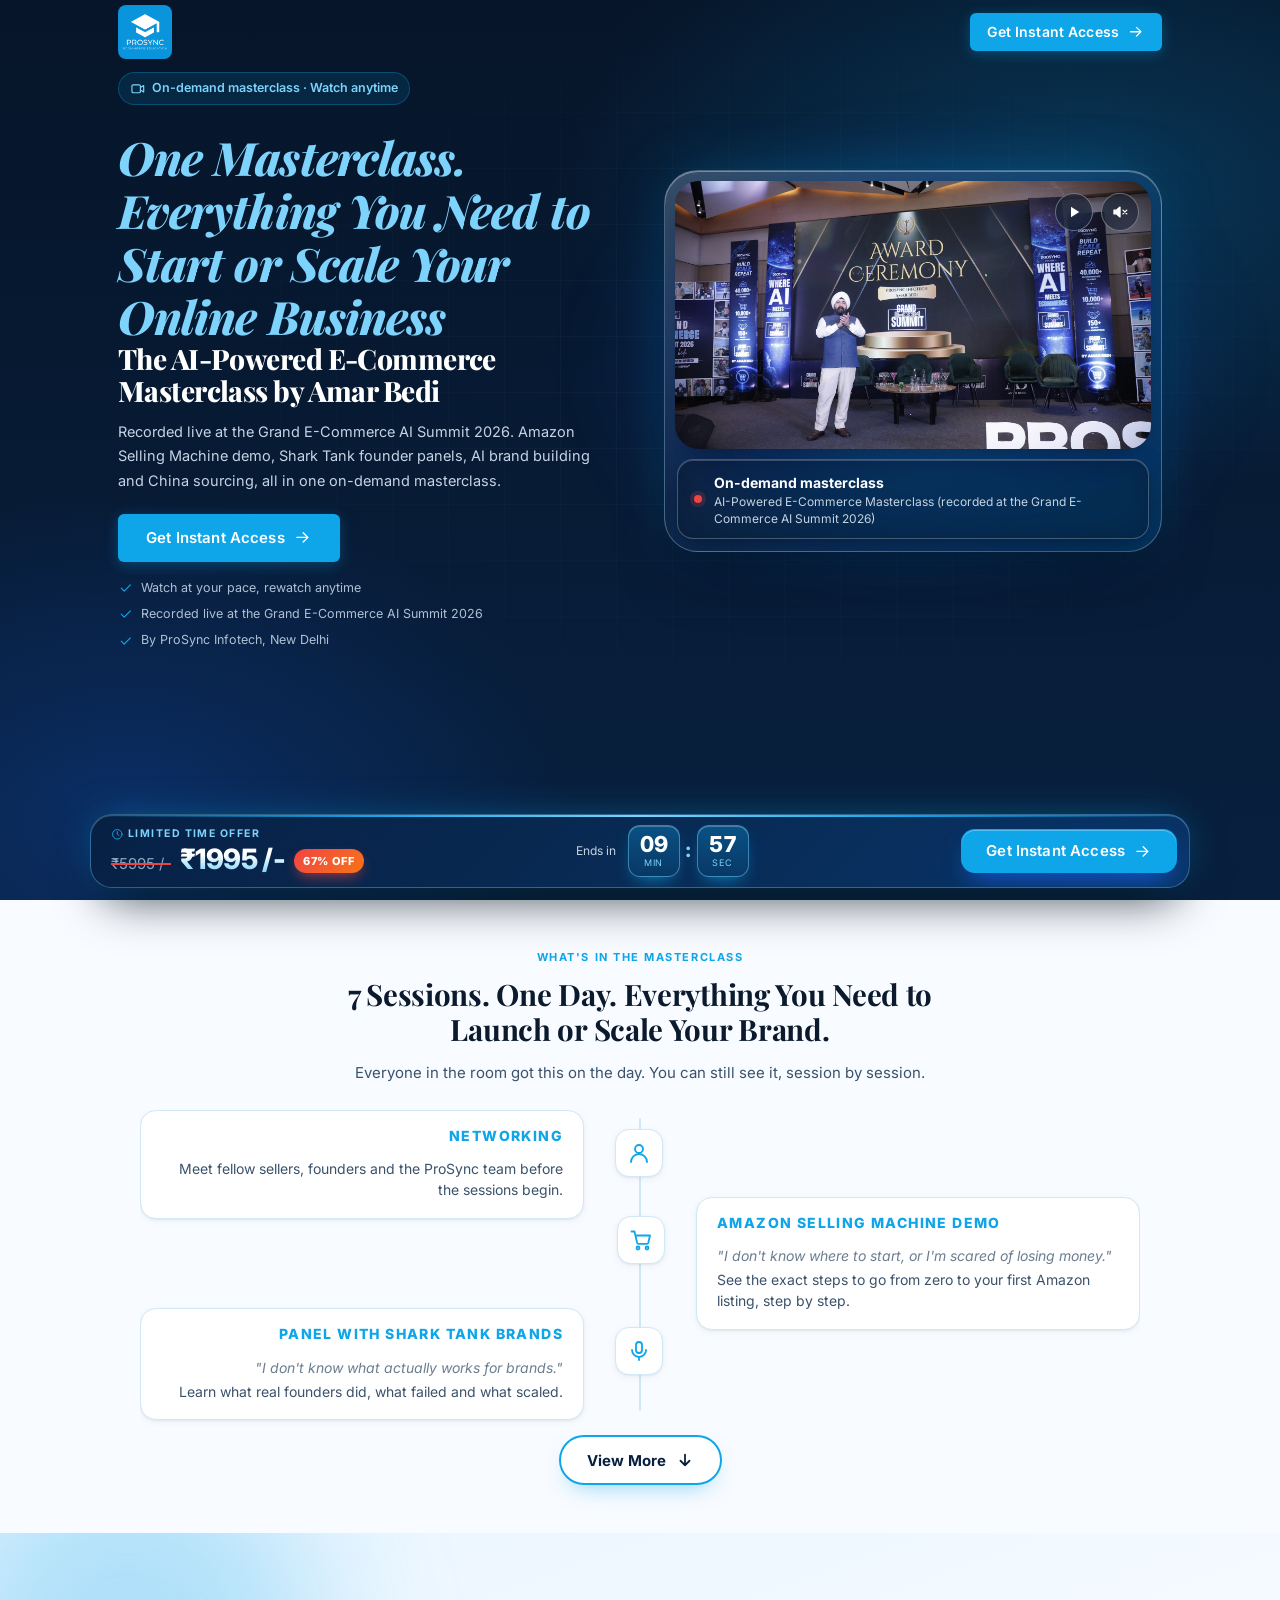
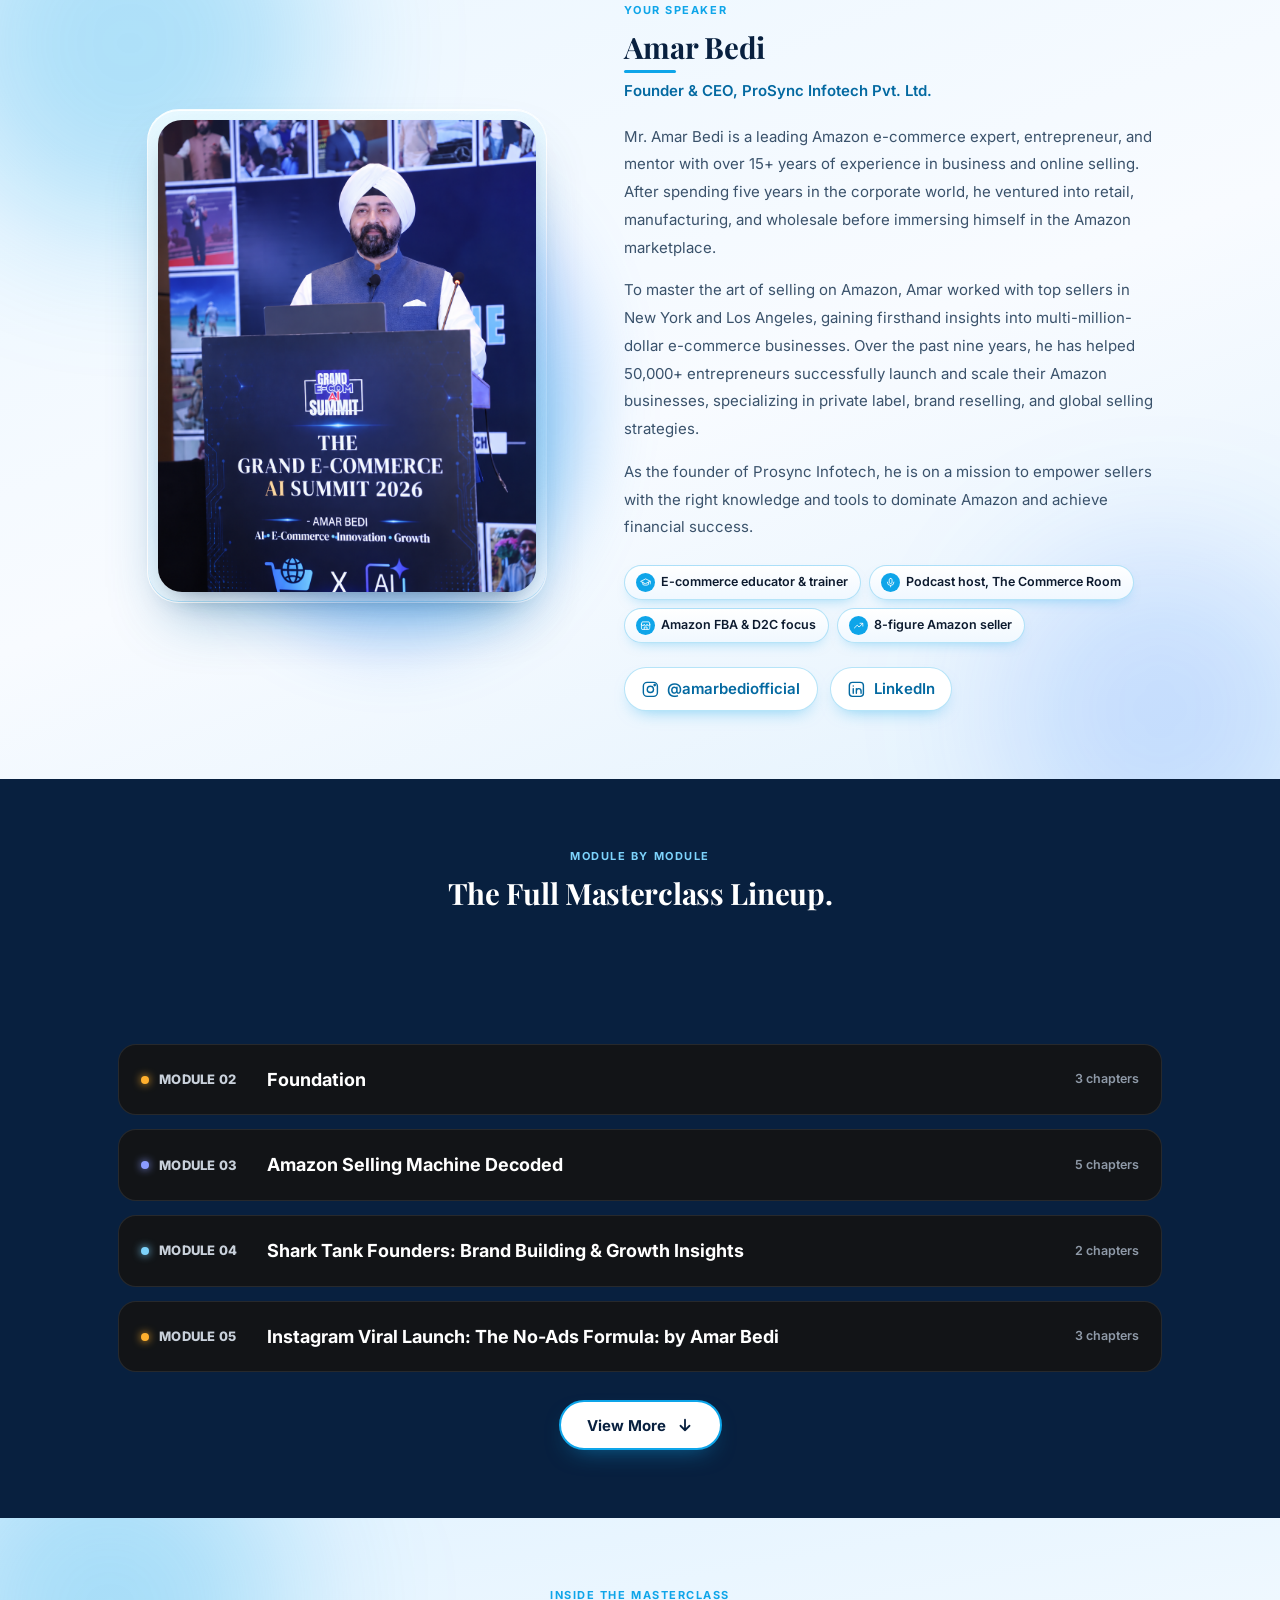
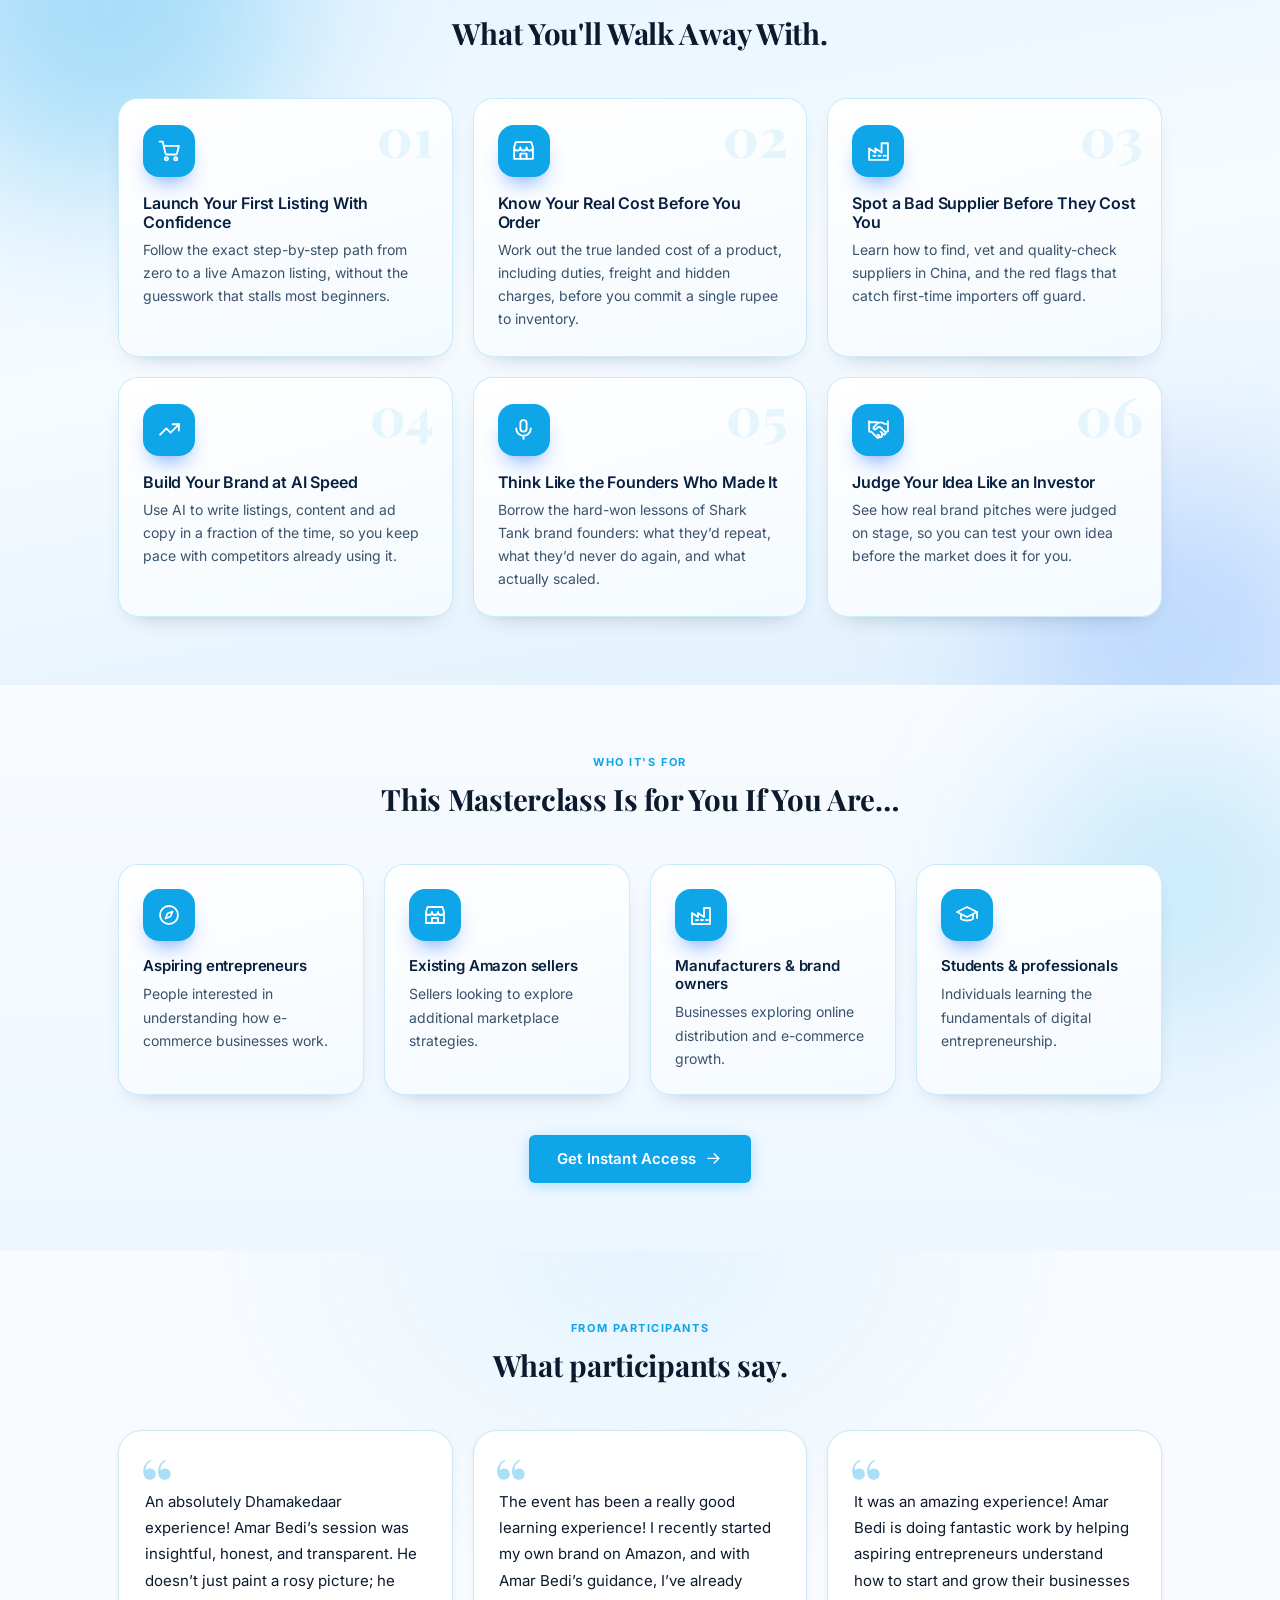
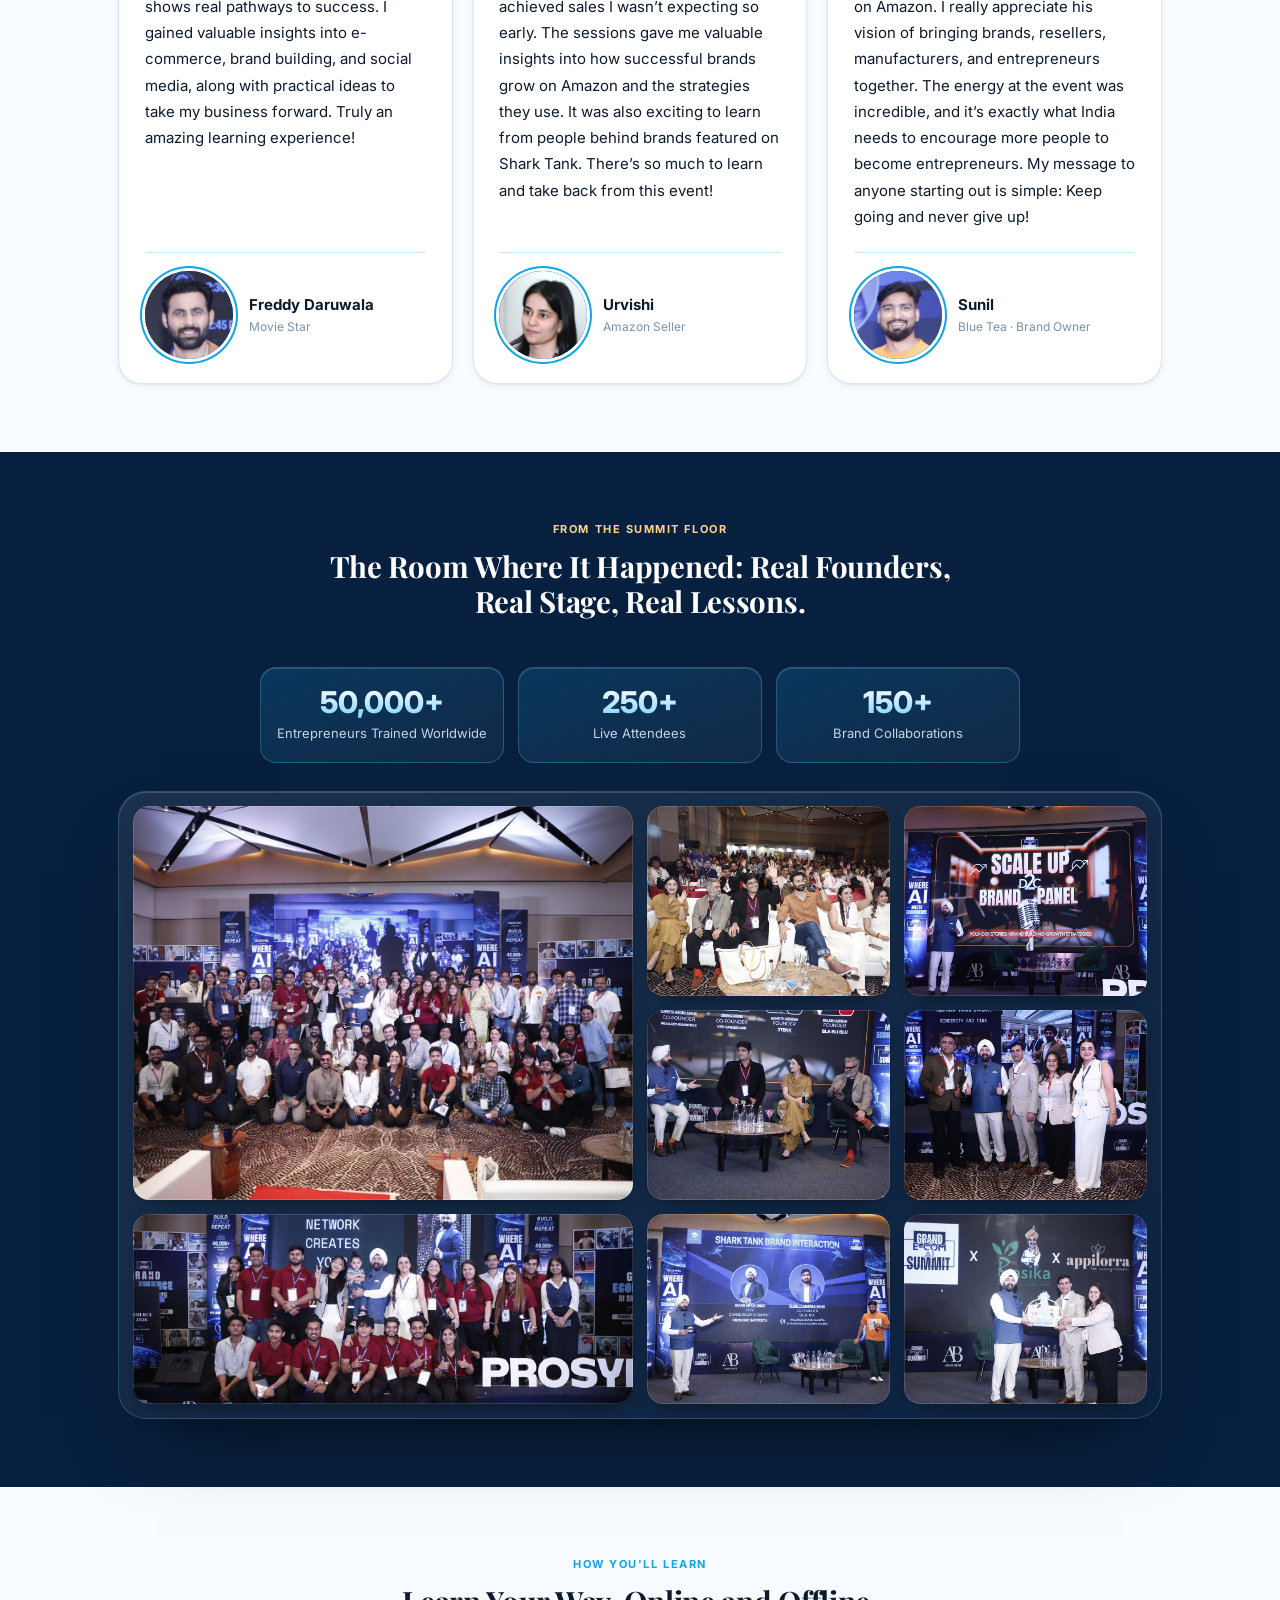
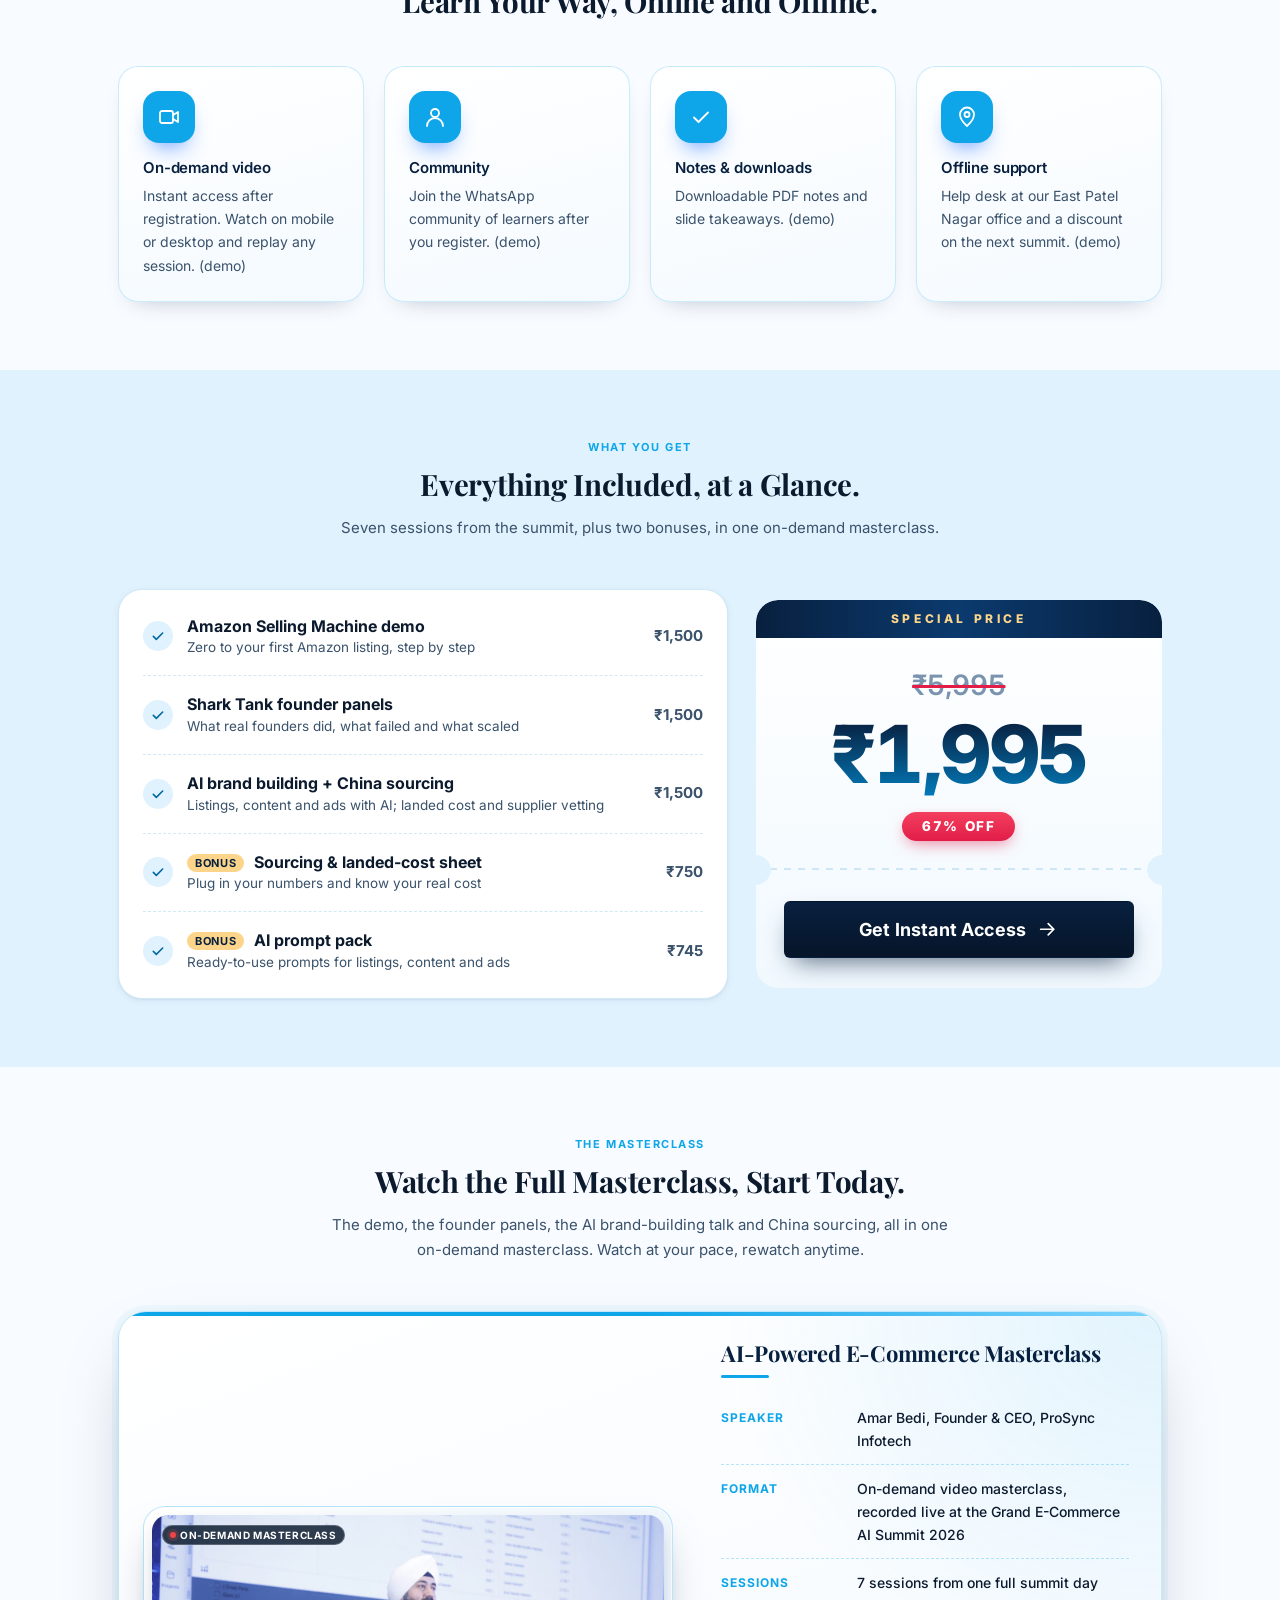
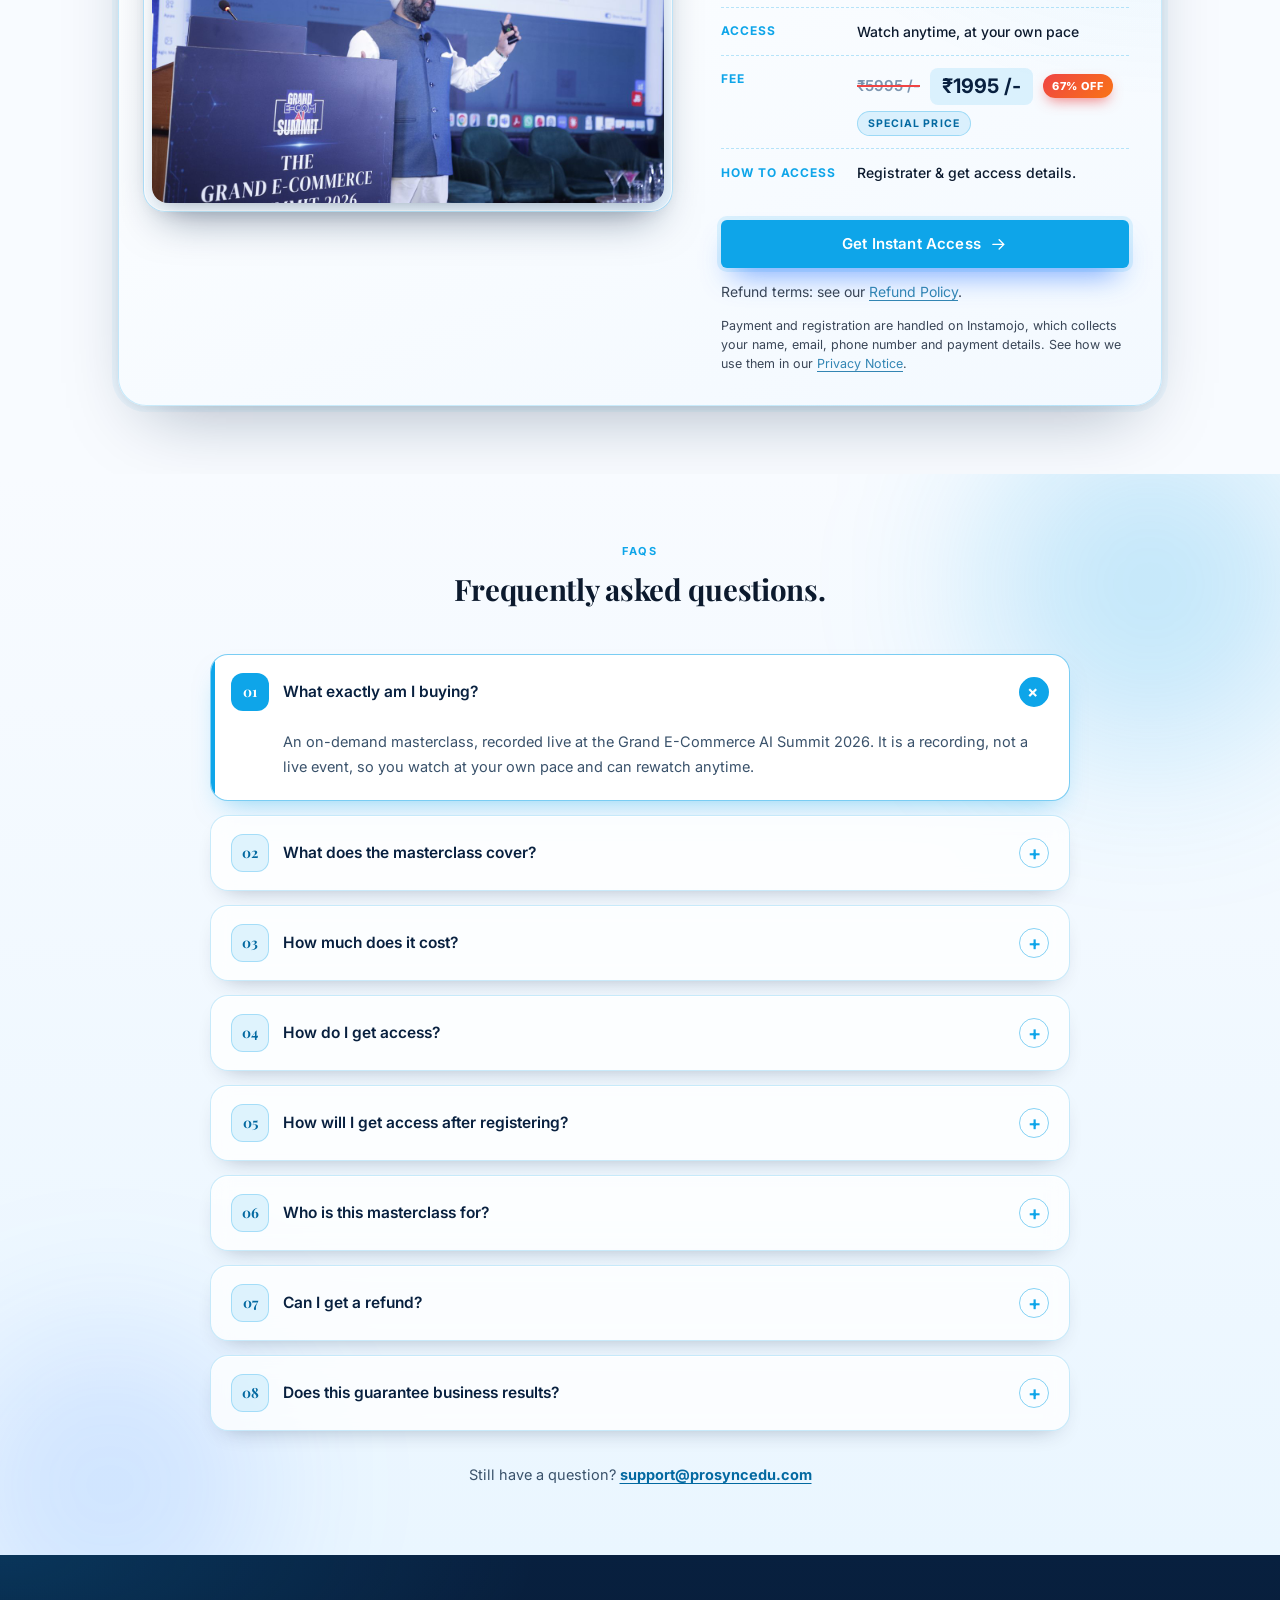
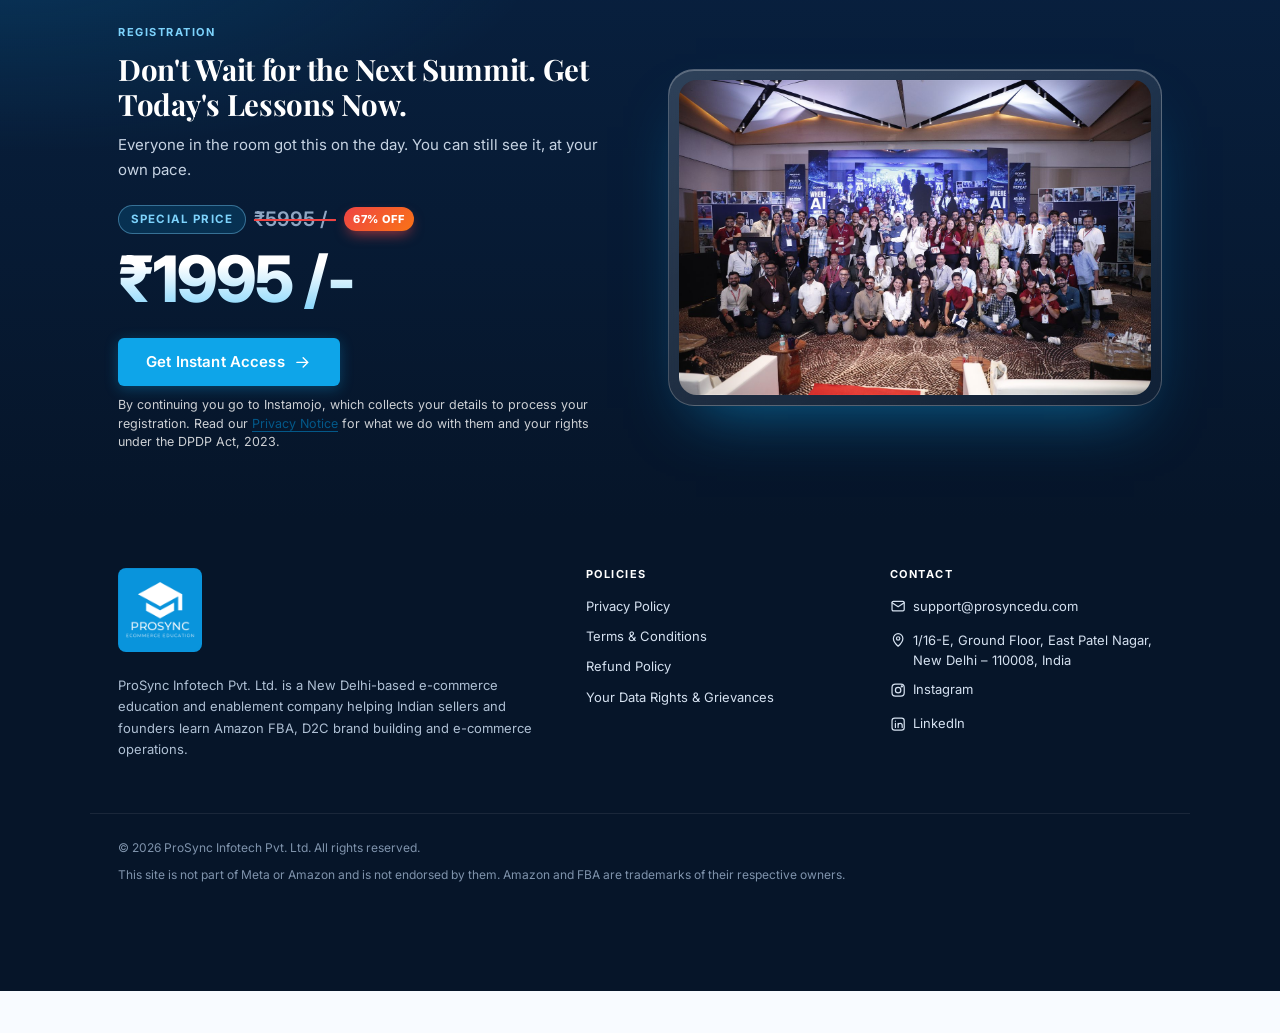
<file: index.html>
<!doctype html>
<html lang="en-IN">
  <head>
    <meta charset="utf-8" />
    <meta
      name="viewport"
      content="width=device-width, initial-scale=1, viewport-fit=cover"
    />
    <title>
      AI-Powered E-Commerce Masterclass | Shark Tank Brands &amp; Amazon |
      ProSync
    </title>
    <meta
      name="description"
      content="On-demand masterclass recorded live at the Grand E-Commerce AI Summit 2026: Amazon Selling Machine demo, Shark Tank founder panels, AI brand building and China sourcing."
    />
    <meta name="theme-color" content="#08203F" />
    <link rel="canonical" href="https://ecommerce-webinar.vercel.app/" />

    <!-- Open Graph -->
    <meta property="og:type" content="website" />
    <meta property="og:site_name" content="ProSync Infotech" />
    <meta
      property="og:title"
      content="Learn How Shark Tank Brands Build and Scale on Amazon | ProSync Masterclass"
    />
    <meta
      property="og:description"
      content="Recorded live at the Grand E-Commerce AI Summit 2026. Amazon Selling Machine demo, Shark Tank founder panels, AI brand building and China sourcing, in one on-demand masterclass."
    />
    <meta property="og:url" content="https://ecommerce-webinar.vercel.app/" />
    <meta
      property="og:image"
      content="https://ecommerce-webinar.vercel.app/assets/images/og-image.jpg"
    />
    <meta property="og:locale" content="en_IN" />
    <!-- Twitter / X -->
    <meta name="twitter:card" content="summary_large_image" />
    <meta
      name="twitter:title"
      content="Learn How Shark Tank Brands Build and Scale on Amazon | ProSync Masterclass"
    />
    <meta
      name="twitter:description"
      content="An on-demand AI-powered e-commerce masterclass, recorded live at the Grand E-Commerce AI Summit 2026."
    />
    <meta
      name="twitter:image"
      content="https://ecommerce-webinar.vercel.app/assets/images/og-image.jpg"
    />

    <link
      rel="icon"
      type="image/png"
      sizes="32x32"
      href="assets/icons/favicon-32.png"
    />
    <link
      rel="icon"
      type="image/png"
      sizes="192x192"
      href="assets/icons/favicon-192.png"
    />
    <link rel="apple-touch-icon" href="assets/icons/apple-touch-icon.png" />

    <!-- Fonts: preconnect + swap to avoid blocking text -->
    <link rel="preconnect" href="https://fonts.googleapis.com" />
    <link rel="preconnect" href="https://fonts.gstatic.com" crossorigin />
    <link
      href="https://fonts.googleapis.com/css2?family=Playfair+Display:ital,wght@0,600;0,700;0,800;1,600;1,700&family=Inter:wght@400;500;600;700&display=swap"
      rel="stylesheet"
    />

    <link rel="stylesheet" href="css/style.css" />
    <link rel="stylesheet" href="css/responsive.css" />

    <!-- Organization structured data — CONFIRM details before publishing -->
    <script type="application/ld+json">
      {
        "@context": "https://schema.org",
        "@type": "Organization",
        "name": "ProSync Infotech Pvt. Ltd.",
        "url": "https://ecommerce-webinar.vercel.app/",
        "logo": "https://ecommerce-webinar.vercel.app/assets/images/prosync-logo.png",
        "address": {
          "@type": "PostalAddress",
          "streetAddress": "1/16-E, Ground Floor, East Patel Nagar",
          "addressLocality": "New Delhi",
          "postalCode": "110008",
          "addressCountry": "IN"
        },
        "founder": { "@type": "Person", "name": "Amar Bedi" },
        "sameAs": [
          "https://www.instagram.com/prosync.solutions/",
          "https://in.linkedin.com/company/prosync-infotech"
        ]
      }
    </script>

    <!-- Config & tracking load first (deferred, non-blocking) -->
    <script src="js/config.js" defer></script>
    <script src="js/tracking.js" defer></script>
  </head>
  <body>
    <a class="skip-link" href="#main">Skip to content</a>

    <!-- Icon sprite (inline so icons render without extra requests) -->
    <svg
      width="0"
      height="0"
      style="position: absolute"
      aria-hidden="true"
      focusable="false"
    >
      <defs>
        <symbol id="i-compass" viewBox="0 0 24 24">
          <circle cx="12" cy="12" r="9" />
          <path d="m15.5 8.5-2 5-5 2 2-5z" />
        </symbol>
        <symbol id="i-cart" viewBox="0 0 24 24">
          <circle cx="9" cy="20" r="1.5" />
          <circle cx="18" cy="20" r="1.5" />
          <path
            d="M2.5 3.5h3l2.6 11.2a1.5 1.5 0 0 0 1.5 1.1h8.2a1.5 1.5 0 0 0 1.5-1.1l1.7-7.2H6.3"
          />
        </symbol>
        <symbol id="i-handshake" viewBox="0 0 24 24">
          <path d="m11 17 2 2a1.4 1.4 0 0 0 2-2" />
          <path
            d="m14 14 2.5 2.5a1.4 1.4 0 0 0 2-2l-3.8-3.8a3 3 0 0 0-4.2 0l-.9.9a1.4 1.4 0 0 1-2-2l2.8-2.8a5.3 5.3 0 0 1 6.3-.9l.5.3a3 3 0 0 0 2 .4H21"
          />
          <path d="M21 4v10h-2M3 4v10h2l5.5 5.5a1.4 1.4 0 0 0 2-2" />
          <path d="M3 5h8" />
        </symbol>
        <symbol id="i-trend" viewBox="0 0 24 24">
          <path d="m3 17 6-6 4 4 8-8" />
          <path d="M15 7h6v6" />
        </symbol>
        <symbol id="i-mic" viewBox="0 0 24 24">
          <rect x="9" y="3" width="6" height="11" rx="3" />
          <path d="M5 11a7 7 0 0 0 14 0M12 18v3" />
        </symbol>
        <symbol id="i-factory" viewBox="0 0 24 24">
          <path d="M3 21V10l6 4v-4l6 4V5h6v16z" />
          <path d="M7 17h2M12 17h2M17 17h2" />
        </symbol>
        <symbol id="i-cap" viewBox="0 0 24 24">
          <path d="m2 9 10-5 10 5-10 5z" />
          <path d="M6 11v5c3 2 9 2 12 0v-5M22 9v6" />
        </symbol>
        <symbol id="i-linkedin" viewBox="0 0 24 24">
          <rect x="3" y="3" width="18" height="18" rx="4" />
          <path d="M8 11v6M8 7.6v.01M12 17v-6m0 3a3 3 0 0 1 6 0v3" />
        </symbol>
        <symbol id="i-clock" viewBox="0 0 24 24">
          <circle cx="12" cy="12" r="9" />
          <path d="M12 7v5l3 2" />
        </symbol>
        <symbol id="i-pin" viewBox="0 0 24 24">
          <path d="M12 21s-7-6.2-7-11.5a7 7 0 0 1 14 0C19 14.8 12 21 12 21z" />
          <circle cx="12" cy="9.5" r="2.5" />
        </symbol>
        <symbol id="i-user" viewBox="0 0 24 24">
          <circle cx="12" cy="8" r="4" />
          <path d="M4 21a8 8 0 0 1 16 0" />
        </symbol>
        <symbol id="i-store" viewBox="0 0 24 24">
          <path
            d="M3 9 4.5 4h15L21 9M3 9v11h18V9M3 9a3 3 0 0 0 6 0 3 3 0 0 0 6 0 3 3 0 0 0 6 0"
          />
          <path d="M9 20v-5h6v5" />
        </symbol>
        <symbol id="i-check" viewBox="0 0 24 24">
          <path d="m5 12.5 4.5 4.5L19 7.5" />
        </symbol>
        <symbol id="i-arrow" viewBox="0 0 24 24">
          <path d="M5 12h14M13 6l6 6-6 6" />
        </symbol>
        <symbol id="i-down" viewBox="0 0 24 24">
          <path d="M12 5v14M6 13l6 6 6-6" />
        </symbol>
        <symbol id="i-rec" viewBox="0 0 24 24">
          <rect x="3" y="6" width="13" height="12" rx="2" />
          <path d="m16 10 5-3v10l-5-3" />
        </symbol>
        <symbol id="i-insta" viewBox="0 0 24 24">
          <rect x="3" y="3" width="18" height="18" rx="5" />
          <circle cx="12" cy="12" r="4" />
          <circle cx="17.5" cy="6.5" r=".8" fill="currentColor" />
        </symbol>
        <symbol id="i-mail" viewBox="0 0 24 24">
          <rect x="3" y="5" width="18" height="14" rx="2" />
          <path d="m3 7 9 6 9-6" />
        </symbol>
      </defs>
    </svg>

    <!-- ================= HEADER ================= -->
    <header class="site-header">
      <div class="container header__inner">
        <a class="brand" href="#hero" aria-label="ProSync Infotech — home">
          <img
            class="brand__logo"
            src="assets/images/prosync-logo.png"
            width="64"
            height="64"
            alt="ProSync Ecommerce Education"
          />
        </a>
        <button
          class="nav-toggle"
          type="button"
          aria-expanded="false"
          aria-controls="site-nav"
        >
          <span class="sr-only">Menu</span><span class="nav-toggle__bar"></span>
        </button>
        <nav id="site-nav" class="site-nav" aria-label="Main">
          <a
            class="btn btn--primary btn--sm"
            href="https://www.instamojo.com/@ProSync/le7be2aeb01034f25a040112269ba4710/"
            target="_blank"
            rel="noopener"
            >Get Instant Access <svg class="ic"><use href="#i-arrow" /></svg
          ></a>
        </nav>
      </div>
    </header>

    <main id="main">
      <!-- ================= 1. HERO ================= -->
      <section id="hero" class="hero" aria-labelledby="hero-title">
        <div class="hero__bg" aria-hidden="true"></div>
        <div class="container hero__grid">
          <div class="hero__copy">
            <p class="pill pill--dark">
              <svg class="ic"><use href="#i-rec" /></svg> On-demand masterclass
              · Watch anytime
            </p>
            <h1 id="hero-title" class="hero__title hero__title--first">
              <span
                >One Masterclass. Everything You Need to Start or Scale Your
                Online Business</span
              >
            </h1>
            <h2 class="hero__title hero__title--second">
              The AI-Powered E-Commerce Masterclass by Amar Bedi
            </h2>
            <p class="hero__sub">
              Recorded live at the Grand E-Commerce AI Summit 2026. Amazon
              Selling Machine demo, Shark Tank founder panels, AI brand building
              and China sourcing, all in one on-demand masterclass.
            </p>
            <div class="hero__actions">
              <a
                class="btn btn--primary btn--lg"
                href="https://www.instamojo.com/@ProSync/le7be2aeb01034f25a040112269ba4710/"
                target="_blank"
                rel="noopener"
                >Get Instant Access <svg class="ic"><use href="#i-arrow" /></svg
              ></a>
            </div>
            <ul class="hero__facts" aria-label="At a glance">
              <li>
                <svg class="ic"><use href="#i-check" /></svg> Watch at your
                pace, rewatch anytime
              </li>
              <li>
                <svg class="ic"><use href="#i-check" /></svg> Recorded live at
                the Grand E-Commerce AI Summit 2026
              </li>
              <li>
                <svg class="ic"><use href="#i-check" /></svg> By ProSync
                Infotech, New Delhi
              </li>
            </ul>
          </div>

          <figure class="hero__media">
            <!-- Teaser: starts 1s after load (see js/main.js), looped, with sound where the browser allows it -->
            <video
              id="hero-video"
              class="hero__video"
              src="assets/videos/Event%20teaser%20With%20Music,Voiceover%20and%20SFX%20(1).mp4"
              poster="assets/images/MG_2280-full.jpg"
              width="1920"
              height="1080"
              loop
              playsinline
              preload="auto"
              aria-label="Grand E-Commerce AI Summit teaser video"
            ></video>
            <button type="button" class="vc-prompt" data-video-prompt hidden>
              <svg
                viewBox="0 0 24 24"
                aria-hidden="true"
                fill="none"
                stroke="currentColor"
                stroke-width="1.8"
                stroke-linecap="round"
                stroke-linejoin="round"
              >
                <path
                  d="M4 9.5v5h3.5L12 18.5v-13L7.5 9.5z"
                  fill="currentColor"
                />
                <path d="M15.5 9a4 4 0 0 1 0 6M18 6.5a8 8 0 0 1 0 11" />
              </svg>
              Tap or click to turn on sound
            </button>
            <div class="hero__controls">
              <button
                type="button"
                class="vc-btn"
                data-video-toggle
                aria-label="Pause video"
              >
                <svg class="vc-pause" viewBox="0 0 24 24" aria-hidden="true">
                  <path
                    d="M7 5h3.5v14H7zM13.5 5H17v14h-3.5z"
                    fill="currentColor"
                  />
                </svg>
                <svg class="vc-play" viewBox="0 0 24 24" aria-hidden="true">
                  <path d="M8 5v14l11-7z" fill="currentColor" />
                </svg>
              </button>
              <button
                type="button"
                class="vc-btn"
                data-video-mute
                aria-label="Mute video"
              >
                <svg
                  class="vc-sound"
                  viewBox="0 0 24 24"
                  aria-hidden="true"
                  fill="none"
                  stroke="currentColor"
                  stroke-width="1.8"
                  stroke-linecap="round"
                  stroke-linejoin="round"
                >
                  <path
                    d="M4 9.5v5h3.5L12 18.5v-13L7.5 9.5z"
                    fill="currentColor"
                  />
                  <path d="M15.5 9a4 4 0 0 1 0 6M18 6.5a8 8 0 0 1 0 11" />
                </svg>
                <svg
                  class="vc-muted"
                  viewBox="0 0 24 24"
                  aria-hidden="true"
                  fill="none"
                  stroke="currentColor"
                  stroke-width="1.8"
                  stroke-linecap="round"
                  stroke-linejoin="round"
                >
                  <path
                    d="M4 9.5v5h3.5L12 18.5v-13L7.5 9.5z"
                    fill="currentColor"
                  />
                  <path d="m16 9.5 5 5M21 9.5l-5 5" />
                </svg>
              </button>
            </div>
            <figcaption class="hero__badge">
              <span class="dot" aria-hidden="true"></span>
              <span
                ><strong>On-demand masterclass</strong
                ><small data-config="webinar.title"
                  >Recorded live at the Grand E-Commerce AI Summit 2026</small
                ></span
              >
            </figcaption>
          </figure>
        </div>
        <a class="scroll-cue" href="#agenda" aria-label="Scroll to the agenda"
          ><svg class="ic"><use href="#i-down" /></svg
        ></a>
      </section>

      <!-- ================= 2. SUMMIT AGENDA ================= -->
      <section id="agenda" class="section" aria-labelledby="agenda-title">
        <div class="container">
          <header class="section-head" data-reveal>
            <p class="eyebrow">What's in the masterclass</p>
            <h2 id="agenda-title">
              7 Sessions. One Day. Everything You Need to Launch or Scale Your
              Brand.
            </h2>
            <p>
              Everyone in the room got this on the day. You can still see it,
              session by session.
            </p>
          </header>

          <div class="timeline">
            <span class="timeline__line" aria-hidden="true"
              ><span class="timeline__fill"></span
            ></span>
            <ol class="timeline__list">
              <li class="tl-item" data-reveal>
                <div class="tl-card">
                  <div class="tl-visual">
                    <svg class="ic"><use href="#i-user" /></svg>
                  </div>
                  <!-- <span class="tl-num">09:00 AM</span> -->

                  <h3><span class="tl-num">Networking</span></h3>
                  <p>
                    Meet fellow sellers, founders and the ProSync team before
                    the sessions begin.
                  </p>
                </div>
              </li>
              <li class="tl-item" data-reveal>
                <div class="tl-card">
                  <div class="tl-visual">
                    <svg class="ic"><use href="#i-cart" /></svg>
                  </div>
                  <!-- <span class="tl-num">10:00 AM</span> -->
                  <h3>
                    <span class="tl-num">Amazon Selling Machine Demo</span>
                  </h3>
                  <p class="tl-pain">
                    "I don't know where to start, or I'm scared of losing
                    money."
                  </p>
                  <p>
                    See the exact steps to go from zero to your first Amazon
                    listing, step by step.
                  </p>
                </div>
              </li>
              <li class="tl-item" data-reveal>
                <div class="tl-card">
                  <div class="tl-visual">
                    <svg class="ic"><use href="#i-mic" /></svg>
                  </div>
                  <!-- <span class="tl-num">11:30 AM</span> -->
                  <h3>
                    <span class="tl-num">Panel with Shark Tank Brands</span>
                  </h3>
                  <p class="tl-pain">
                    "I don't know what actually works for brands."
                  </p>
                  <p>
                    Learn what real founders did, what failed and what scaled.
                  </p>
                </div>
              </li>
              <li class="tl-item" data-reveal>
                <div class="tl-card">
                  <div class="tl-visual">
                    <svg class="ic"><use href="#i-trend" /></svg>
                  </div>
                  <!-- <span class="tl-num">12:30 PM</span> -->
                  <h3><span class="tl-num">AI Brand Building</span></h3>
                  <p class="tl-pain">
                    "Competitors are moving faster than me."
                  </p>
                  <p>
                    Use AI to write your listings, content and ads in a fraction
                    of the time.
                  </p>
                </div>
              </li>
              <li class="tl-item" data-reveal>
                <div class="tl-card">
                  <div class="tl-visual">
                    <svg class="ic"><use href="#i-handshake" /></svg>
                  </div>
                  <h3><span class="tl-num">Surprise Brand Panel</span></h3>
                  <p class="tl-pain">
                    "I want more real stories before I start."
                  </p>
                  <p>
                    More brand stories and lessons from a second founder panel.
                  </p>
                </div>
              </li>
              <li class="tl-item" data-reveal>
                <div class="tl-card">
                  <div class="tl-visual">
                    <svg class="ic"><use href="#i-handshake" /></svg>
                  </div>
                  <!-- <span class="tl-num">04:00 PM</span> -->
                  <h3><span class="tl-num">Live Wolf Tank</span></h3>
                  <p class="tl-pain">
                    "I don't know how a brand idea gets judged."
                  </p>
                  <p>Watch real brands get real feedback live.</p>
                </div>
              </li>
              <li class="tl-item" data-reveal>
                <div class="tl-card">
                  <div class="tl-visual">
                    <svg class="ic"><use href="#i-check" /></svg>
                  </div>
                  <!-- <span class="tl-num">05:00 PM</span> -->
                  <h3><span class="tl-num">Sourcing From China</span></h3>
                  <p class="tl-pain">
                    "I'm afraid of bad suppliers and hidden costs."
                  </p>
                  <p>
                    Calculate landed cost and avoid sourcing mistakes: types of
                    suppliers, finding &amp; vetting them, quality control and
                    risk management.
                  </p>
                </div>
              </li>
            </ol>
          </div>
        </div>
      </section>

      <!-- ================= 8. SPEAKER ================= -->
      <section
        id="speaker"
        class="section section--light"
        aria-labelledby="speaker-title"
      >
        <div class="container speaker">
          <div class="speaker__photo" data-reveal>
            <img
              src="assets/images/amar-headshot.png"
              width="720"
              height="900"
              loading="lazy"
              alt="Amar Bedi, founder and CEO of ProSync Infotech"
            />
          </div>
          <div class="speaker__copy" data-reveal>
            <p class="eyebrow">Your speaker</p>
            <h2 id="speaker-title">Amar Bedi</h2>
            <p class="speaker__role">
              Founder &amp; CEO, ProSync Infotech Pvt. Ltd.
            </p>
            <p>
              Mr. Amar Bedi is a leading Amazon e-commerce expert, entrepreneur,
              and mentor with over 15+ years of experience in business and
              online selling. After spending five years in the corporate world,
              he ventured into retail, manufacturing, and wholesale before
              immersing himself in the Amazon marketplace.
            </p>
            <p>
              To master the art of selling on Amazon, Amar worked with top
              sellers in New York and Los Angeles, gaining firsthand insights
              into multi-million-dollar e-commerce businesses. Over the past
              nine years, he has helped 50,000+ entrepreneurs successfully
              launch and scale their Amazon businesses, specializing in private
              label, brand reselling, and global selling strategies.
            </p>
            <p>
              As the founder of Prosync Infotech, he is on a mission to empower
              sellers with the right knowledge and tools to dominate Amazon and
              achieve financial success.
            </p>
            <!-- ADD verified details only: years of experience, marketplaces sold on, recognitions. Leave out anything not documented. -->
            <ul class="speaker__facts">
              <li>
                <svg class="ic"><use href="#i-cap" /></svg> E-commerce educator
                &amp; trainer
              </li>
              <li>
                <svg class="ic"><use href="#i-mic" /></svg> Podcast host, The
                Commerce Room
              </li>
              <li>
                <svg class="ic"><use href="#i-store" /></svg> Amazon FBA &amp;
                D2C focus
              </li>
              <li>
                <svg class="ic"><use href="#i-trend" /></svg> 8-figure Amazon
                seller
              </li>
            </ul>
            <div class="speaker__social">
              <a
                class="link-social"
                data-config-href="support.instagram"
                href="#"
                target="_blank"
                rel="noopener"
                ><svg class="ic"><use href="#i-insta" /></svg>
                @amarbediofficial</a
              >
              <a
                class="link-social"
                data-config-href="support.linkedinAmar"
                href="#"
                target="_blank"
                rel="noopener"
                ><svg class="ic"><use href="#i-linkedin" /></svg> LinkedIn</a
              >
            </div>
          </div>
        </div>
      </section>

      <!-- ================= SESSION LINEUP ================= -->
      <!-- Left chip shows the session number. To show real times instead, replace e.g. "Session 1" with "09:00 AM". -->
      <section
        id="lineup"
        class="section section--dark"
        aria-labelledby="lineup-title"
      >
        <div class="container">
          <header class="section-head section-head--dark" data-reveal>
            <p class="eyebrow eyebrow--cyan">Module by module</p>
            <h2 id="lineup-title">The Full Masterclass Lineup.</h2>
          </header>
          <ol class="lineup">
            <li class="lineup__row" data-reveal>
              <span class="lineup__time">Module 01</span>
              <span class="lineup__title"
                >The Grand E-com AI Summit 2026 - Grand Opening</span
              >
              <span class="lineup__meta">1 chapter</span>
            </li>
            <li class="lineup__row" data-reveal>
              <span class="lineup__time">Module 02</span>
              <span class="lineup__title">Foundation</span>
              <span class="lineup__meta">3 chapters</span>
            </li>
            <li class="lineup__row" data-reveal>
              <span class="lineup__time">Module 03</span>
              <span class="lineup__title">Amazon Selling Machine Decoded</span>
              <span class="lineup__meta">5 chapters</span>
            </li>
            <li class="lineup__row" data-reveal>
              <span class="lineup__time">Module 04</span>
              <span class="lineup__title"
                >Shark Tank Founders: Brand Building &amp; Growth Insights</span
              >
              <span class="lineup__meta">2 chapters</span>
            </li>
            <li class="lineup__row" data-reveal>
              <span class="lineup__time">Module 05</span>
              <span class="lineup__title"
                >Instagram Viral Launch: The No-Ads Formula: by Amar Bedi</span
              >
              <span class="lineup__meta">3 chapters</span>
            </li>
          </ol>
          <div class="lineup-more" id="lineup-more">
            <div class="lineup-more__inner">
              <ol class="lineup lineup--more" start="6">
                <li class="lineup__row">
                  <span class="lineup__time">Module 06</span>
                  <span class="lineup__title"
                    >The Invisible Product Funnel: Beyond One-Time Sales</span
                  >
                  <span class="lineup__meta">2 chapters</span>
                </li>
                <li class="lineup__row">
                  <span class="lineup__time">Module 07</span>
                  <span class="lineup__title"
                    >MarketBaaz Brand Forge - AI-Powered Brand Building</span
                  >
                  <span class="lineup__meta">2 chapters</span>
                </li>
                <li class="lineup__row">
                  <span class="lineup__time">Module 08</span>
                  <span class="lineup__title"
                    >China Sourcing with Amar Bedi</span
                  >
                  <span class="lineup__meta">1 chapter</span>
                </li>
                <li class="lineup__row">
                  <span class="lineup__time">Module 09</span>
                  <span class="lineup__title"
                    >Scale Up Podcast - D2C Panel: Inside the Minds of Brand
                    Founders</span
                  >
                  <span class="lineup__meta">1 chapter</span>
                </li>
                <li class="lineup__row">
                  <span class="lineup__time">Module 10</span>
                  <span class="lineup__title"
                    >The Success Spotlight: Stories &amp; Recognition</span
                  >
                  <span class="lineup__meta">4 chapters</span>
                </li>
                <li class="lineup__row">
                  <span class="lineup__time">Module 11</span>
                  <span class="lineup__title">Wrap-Up</span>
                  <span class="lineup__meta">1 chapter</span>
                </li>
              </ol>
            </div>
          </div>
          <div class="lineup-cta" data-reveal>
            <button
              type="button"
              class="tl-more lineup-toggle"
              id="lineup-toggle"
              aria-expanded="false"
              aria-controls="lineup-more"
            >
              <span class="lineup-toggle__label">View More</span>
              <svg class="ic" viewBox="0 0 24 24" aria-hidden="true">
                <path d="M12 5v14M6 13l6 6 6-6" />
              </svg>
            </button>
          </div>
        </div>
      </section>

      <!-- ================= 6. WHAT YOU'LL EXPLORE ================= -->
      <!-- CONFIRM each topic against the actual recording before publishing; remove any it doesn't cover. -->
      <section
        id="learn"
        class="section section--light"
        aria-labelledby="learn-title"
      >
        <div class="container">
          <header class="section-head" data-reveal>
            <p class="eyebrow">Inside the masterclass</p>
            <h2 id="learn-title">What You'll Walk Away With.</h2>
          </header>
          <div class="grid-learn">
            <article class="learn-card" data-reveal>
              <span class="learn-ic"
                ><svg class="ic"><use href="#i-cart" /></svg
              ></span>
              <h3>Launch Your First Listing With Confidence</h3>
              <p>
                Follow the exact step-by-step path from zero to a live Amazon
                listing, without the guesswork that stalls most beginners.
              </p>
            </article>
            <article class="learn-card" data-reveal>
              <span class="learn-ic"
                ><svg class="ic"><use href="#i-store" /></svg
              ></span>
              <h3>Know Your Real Cost Before You Order</h3>
              <p>
                Work out the true landed cost of a product, including duties,
                freight and hidden charges, before you commit a single rupee to
                inventory.
              </p>
            </article>
            <article class="learn-card" data-reveal>
              <span class="learn-ic"
                ><svg class="ic"><use href="#i-factory" /></svg
              ></span>
              <h3>Spot a Bad Supplier Before They Cost You</h3>
              <p>
                Learn how to find, vet and quality-check suppliers in China, and
                the red flags that catch first-time importers off guard.
              </p>
            </article>
            <article class="learn-card" data-reveal>
              <span class="learn-ic"
                ><svg class="ic"><use href="#i-trend" /></svg
              ></span>
              <h3>Build Your Brand at AI Speed</h3>
              <p>
                Use AI to write listings, content and ad copy in a fraction of
                the time, so you keep pace with competitors already using it.
              </p>
            </article>
            <article class="learn-card" data-reveal>
              <span class="learn-ic"
                ><svg class="ic"><use href="#i-mic" /></svg
              ></span>
              <h3>Think Like the Founders Who Made It</h3>
              <p>
                Borrow the hard-won lessons of Shark Tank brand founders: what
                they’d repeat, what they’d never do again, and what actually
                scaled.
              </p>
            </article>
            <article class="learn-card" data-reveal>
              <span class="learn-ic"
                ><svg class="ic"><use href="#i-handshake" /></svg
              ></span>
              <h3>Judge Your Idea Like an Investor</h3>
              <p>
                See how real brand pitches were judged on stage, so you can test
                your own idea before the market does it for you.
              </p>
            </article>
          </div>
        </div>
      </section>

      <!-- ================= 7. WHO SHOULD WATCH ================= -->
      <section id="audience" class="section" aria-labelledby="audience-title">
        <div class="container">
          <header class="section-head" data-reveal>
            <p class="eyebrow">Who it's for</p>
            <h2 id="audience-title">This Masterclass Is for You If You Are…</h2>
          </header>
          <div class="grid-4">
            <article class="aud-card" data-reveal>
              <svg class="ic"><use href="#i-compass" /></svg>
              <h3>Aspiring entrepreneurs</h3>
              <p>
                People interested in understanding how e-commerce businesses
                work.
              </p>
            </article>
            <article class="aud-card" data-reveal>
              <svg class="ic"><use href="#i-store" /></svg>
              <h3>Existing Amazon sellers</h3>
              <p>
                Sellers looking to explore additional marketplace strategies.
              </p>
            </article>
            <article class="aud-card" data-reveal>
              <svg class="ic"><use href="#i-factory" /></svg>
              <h3>Manufacturers &amp; brand owners</h3>
              <p>
                Businesses exploring online distribution and e-commerce growth.
              </p>
            </article>
            <article class="aud-card" data-reveal>
              <svg class="ic"><use href="#i-cap" /></svg>
              <h3>Students &amp; professionals</h3>
              <p>
                Individuals learning the fundamentals of digital
                entrepreneurship.
              </p>
            </article>
          </div>
          <div class="center-cta" data-reveal>
            <a
              class="btn btn--primary btn--lg"
              href="https://www.instamojo.com/@ProSync/le7be2aeb01034f25a040112269ba4710/"
              target="_blank"
              rel="noopener"
              >Get Instant Access <svg class="ic"><use href="#i-arrow" /></svg
            ></a>
          </div>
        </div>
      </section>

      <!-- ================= 9. PROOF (hidden until genuine material exists) ================= -->
      <!-- Set SITE_CONFIG.showTestimonials = true only after replacing these with real, authorised feedback. -->
      <section id="proof" class="section" aria-labelledby="proof-title" hidden>
        <div class="container">
          <header class="section-head">
            <p class="eyebrow">From participants</p>
            <h2 id="proof-title">What participants say.</h2>
          </header>
          <div class="grid-3 t-grid">
            <figure class="quote-card t-card">
              <blockquote>
                An absolutely Dhamakedaar experience! Amar Bedi’s session was
                insightful, honest, and transparent. He doesn’t just paint a
                rosy picture; he shows real pathways to success. I gained
                valuable insights into e-commerce, brand building, and social
                media, along with practical ideas to take my business forward.
                Truly an amazing learning experience!
              </blockquote>
              <figcaption class="t-person">
                <span class="t-avatar" aria-hidden="true"
                  ><span class="t-avatar__ini">FD</span
                  ><img
                    src="assets/images/testimonials/freddy-daruwala.jpg"
                    alt=""
                    width="88"
                    height="88"
                    loading="lazy"
                    onerror="this.remove()"
                /></span>
                <span class="t-who"
                  ><strong>Freddy Daruwala</strong><span>Movie Star</span></span
                >
              </figcaption>
            </figure>
            <figure class="quote-card t-card">
              <blockquote>
                The event has been a really good learning experience! I recently
                started my own brand on Amazon, and with Amar Bedi’s guidance,
                I’ve already achieved sales I wasn’t expecting so early. The
                sessions gave me valuable insights into how successful brands
                grow on Amazon and the strategies they use. It was also exciting
                to learn from people behind brands featured on Shark Tank.
                There’s so much to learn and take back from this event!
              </blockquote>
              <figcaption class="t-person">
                <span class="t-avatar" aria-hidden="true"
                  ><span class="t-avatar__ini">U</span
                  ><img
                    src="assets/images/testimonials/urvishi.jpg"
                    alt=""
                    width="88"
                    height="88"
                    loading="lazy"
                    onerror="this.remove()"
                /></span>
                <span class="t-who"
                  ><strong>Urvishi</strong><span>Amazon Seller</span></span
                >
              </figcaption>
            </figure>
            <figure class="quote-card t-card">
              <blockquote>
                It was an amazing experience! Amar Bedi is doing fantastic work
                by helping aspiring entrepreneurs understand how to start and
                grow their businesses on Amazon. I really appreciate his vision
                of bringing brands, resellers, manufacturers, and entrepreneurs
                together. The energy at the event was incredible, and it’s
                exactly what India needs to encourage more people to become
                entrepreneurs. My message to anyone starting out is simple: Keep
                going and never give up!
              </blockquote>
              <figcaption class="t-person">
                <span class="t-avatar" aria-hidden="true"
                  ><span class="t-avatar__ini">S</span
                  ><img
                    src="assets/images/testimonials/sunil.jpg"
                    alt=""
                    width="88"
                    height="88"
                    loading="lazy"
                    onerror="this.remove()"
                /></span>
                <span class="t-who"
                  ><strong>Sunil</strong
                  ><span>Blue Tea · Brand Owner</span></span
                >
              </figcaption>
            </figure>
          </div>
        </div>
      </section>

      <!-- ================= 4. MILESTONES ================= -->
      <section
        id="milestones"
        class="section section--dark"
        aria-labelledby="milestones-title"
      >
        <div class="container">
          <header class="section-head section-head--dark" data-reveal>
            <p class="eyebrow eyebrow--gold">From the summit floor</p>
            <h2 id="milestones-title">
              The Room Where It Happened: Real Founders, Real Stage, Real
              Lessons.
            </h2>
          </header>

          <ul class="hl-stats" data-reveal aria-label="ProSync track record">
            <li><strong>50,000+</strong><span>Entrepreneurs Trained Worldwide</span></li>
            <li><strong>250+</strong><span>Live Attendees</span></li>
            <li><strong>150+</strong><span>Brand Collaborations</span></li>
          </ul>

          <div class="hl-grid" data-reveal>
            <figure class="hl hl--a">
              <img
                src="assets/images/gallery-crowd.jpg"
                width="1400"
                height="933"
                loading="lazy"
                alt="Attendees and the ProSync team gathered for a group photo at the Grand E-Commerce AI Summit 2026"
              />
              <figcaption>The full house</figcaption>
            </figure>
            <figure class="hl">
              <img
                src="assets/images/gallery-audience.jpg"
                width="1000"
                height="667"
                loading="lazy"
                alt="Panel guests and audience cheering on stage"
              />
              <figcaption>Energy in the room</figcaption>
            </figure>
            <figure class="hl">
              <img
                src="assets/images/gallery-d2c-panel.jpg"
                width="1000"
                height="667"
                loading="lazy"
                alt="Amar Bedi hosting the Scale Up D2C Brand Panel on stage"
              />
              <figcaption>Scale Up D2C Brand Panel</figcaption>
            </figure>
            <figure class="hl">
              <img
                src="assets/images/gallery-panel-talk.jpg"
                width="1000"
                height="667"
                loading="lazy"
                alt="Amar Bedi in conversation with D2C founders on the summit panel"
              />
              <figcaption>Founders in conversation</figcaption>
            </figure>
            <figure class="hl">
              <img
                src="assets/images/gallery-guests.jpg"
                width="1000"
                height="667"
                loading="lazy"
                alt="Amar Bedi with guests at the summit"
              />
              <figcaption>With our guests</figcaption>
            </figure>
            <figure class="hl hl--wide">
              <img
                src="assets/images/gallery-team.jpg"
                width="1400"
                height="933"
                loading="lazy"
                alt="The ProSync team on stage at the summit"
              />
              <figcaption>The ProSync team</figcaption>
            </figure>
            <figure class="hl">
              <img
                src="assets/images/gallery-awards.jpg"
                width="1000"
                height="667"
                loading="lazy"
                alt="Amar Bedi presenting a memento during the Shark Tank brand interaction"
              />
              <figcaption>Shark Tank brand interaction</figcaption>
            </figure>
            <figure class="hl">
              <img
                src="assets/images/gallery-brands.jpg"
                width="1000"
                height="667"
                loading="lazy"
                alt="Amar Bedi with brand partners and a hamper on stage"
              />
              <figcaption>Brand partners</figcaption>
            </figure>
          </div>
        </div>
      </section>

      <!-- ================= HOW YOU'LL LEARN (hidden until confirmed; SITE_CONFIG.sections.howYoullLearn) ================= -->
      <!-- List only what is actually offered. Delete any card that is not true. -->
      <section
        id="how"
        class="section"
        aria-labelledby="how-title"
        data-section="howYoullLearn"
        hidden
      >
        <div class="container">
          <header class="section-head" data-reveal>
            <p class="eyebrow">How you'll learn</p>
            <h2 id="how-title">Learn Your Way, Online and Offline.</h2>
          </header>
          <div class="grid-4">
            <article class="aud-card" data-reveal>
              <svg class="ic"><use href="#i-rec" /></svg>
              <h3>On-demand video</h3>
              <p>
                Instant access after registration. Watch on mobile or desktop
                and replay any session. (demo)
              </p>
            </article>
            <article class="aud-card" data-reveal>
              <svg class="ic"><use href="#i-user" /></svg>
              <h3>Community</h3>
              <p>
                Join the WhatsApp community of learners after you register.
                (demo)
              </p>
            </article>
            <article class="aud-card" data-reveal>
              <svg class="ic"><use href="#i-check" /></svg>
              <h3>Notes &amp; downloads</h3>
              <p>Downloadable PDF notes and slide takeaways. (demo)</p>
            </article>
            <article class="aud-card" data-reveal>
              <svg class="ic"><use href="#i-pin" /></svg>
              <h3>Offline support</h3>
              <p>
                Help desk at our East Patel Nagar office and a discount on the
                next summit. (demo)
              </p>
            </article>
          </div>
        </div>
      </section>

      <!-- ================= VALUE STACK, BONUSES & GUARANTEE (hidden until figures are real; SITE_CONFIG.sections.valueStack) ================= -->
      <!-- Keep every rupee figure honest. Remove bonuses or the guarantee if they are not offered. -->
      <section
        id="value"
        class="section section--light"
        aria-labelledby="value-title"
        data-section="valueStack"
        hidden
      >
        <div class="container">
          <header class="section-head" data-reveal>
            <p class="eyebrow">What you get</p>
            <h2 id="value-title">Everything Included, at a Glance.</h2>
            <p>
              Seven sessions from the summit, plus two bonuses, in one on-demand
              masterclass.
            </p>
          </header>
          <div class="vs" data-reveal>
            <ul class="vs__list" aria-label="What is included">
              <li>
                <span class="vs__tick"
                  ><svg class="ic"><use href="#i-check" /></svg
                ></span>
                <span class="vs__name"
                  ><strong>Amazon Selling Machine demo</strong
                  ><small
                    >Zero to your first Amazon listing, step by step</small
                  ></span
                >
                <span class="vs__val">₹1,500</span>
              </li>
              <li>
                <span class="vs__tick"
                  ><svg class="ic"><use href="#i-check" /></svg
                ></span>
                <span class="vs__name"
                  ><strong>Shark Tank founder panels</strong
                  ><small
                    >What real founders did, what failed and what scaled</small
                  ></span
                >
                <span class="vs__val">₹1,500</span>
              </li>
              <li>
                <span class="vs__tick"
                  ><svg class="ic"><use href="#i-check" /></svg
                ></span>
                <span class="vs__name"
                  ><strong>AI brand building + China sourcing</strong
                  ><small
                    >Listings, content and ads with AI; landed cost and supplier
                    vetting</small
                  ></span
                >
                <span class="vs__val">₹1,500</span>
              </li>
              <li class="vs__bonus">
                <span class="vs__tick"
                  ><svg class="ic"><use href="#i-check" /></svg
                ></span>
                <span class="vs__name"
                  ><strong
                    ><em class="vs__flag">Bonus</em> Sourcing &amp; landed-cost
                    sheet</strong
                  ><small
                    >Plug in your numbers and know your real cost</small
                  ></span
                >
                <span class="vs__val">₹750</span>
              </li>
              <li class="vs__bonus">
                <span class="vs__tick"
                  ><svg class="ic"><use href="#i-check" /></svg
                ></span>
                <span class="vs__name"
                  ><strong
                    ><em class="vs__flag">Bonus</em> AI prompt pack</strong
                  ><small
                    >Ready-to-use prompts for listings, content and ads</small
                  ></span
                >
                <span class="vs__val">₹745</span>
              </li>
            </ul>

            <aside class="vs__price" aria-label="Your price">
              <p class="vs__was"><s>₹5,995</s></p>
              <p class="vs__now">₹1,995</p>
              <p class="vs__save">67% OFF</p>
              <a
                class="btn btn--primary btn--lg btn--block"
                href="https://www.instamojo.com/@ProSync/le7be2aeb01034f25a040112269ba4710/"
                target="_blank"
                rel="noopener"
                >Get Instant Access <svg class="ic"><use href="#i-arrow" /></svg
              ></a>
            </aside>
          </div>
        </div>
      </section>

      <!-- ================= 5. WEBINAR SHOWCASE ================= -->
      <section id="webinar" class="section" aria-labelledby="webinar-title">
        <div class="container">
          <header class="section-head" data-reveal>
            <p class="eyebrow">The masterclass</p>
            <h2 id="webinar-title">Watch the Full Masterclass, Start Today.</h2>
            <p>
              The demo, the founder panels, the AI brand-building talk and China
              sourcing, all in one on-demand masterclass. Watch at your pace,
              rewatch anytime.
            </p>
          </header>

          <div class="showcase" data-reveal>
            <div class="showcase__media">
              <img
                src="assets/images/webinar-thumb.jpg"
                width="1280"
                height="720"
                loading="lazy"
                alt="Amar Bedi presenting at the Grand E-Commerce AI Summit 2026"
              />
              <span class="tag tag--rec"
                ><span class="dot" aria-hidden="true"></span> On-demand
                masterclass</span
              >
            </div>

            <div class="showcase__info">
              <h3>AI-Powered E-Commerce Masterclass</h3>
              <dl class="specs">
                <div>
                  <dt>Speaker</dt>
                  <dd>
                    <span data-config="webinar.speaker">Amar Bedi</span>,
                    <span data-config="webinar.speakerRole"
                      >Founder &amp; CEO, ProSync Infotech</span
                    >
                  </dd>
                </div>
                <div>
                  <dt>Format</dt>
                  <dd>
                    On-demand video masterclass, recorded live at the Grand
                    E-Commerce AI Summit 2026
                  </dd>
                </div>
                <div>
                  <dt>Sessions</dt>
                  <dd>7 sessions from one full summit day</dd>
                </div>
                <div>
                  <dt>Access</dt>
                  <dd data-config="webinar.accessDurationLabel">
                    Watch anytime, at your own pace
                  </dd>
                </div>
                <div>
                  <dt>Fee</dt>
                  <dd class="fee-line">
                    <s class="offer-was" data-offer="original">₹5995 /-</s>
                    <strong data-config="webinar.priceLabel">₹1995 /-</strong>
                    <em class="offer-seg__save" data-offer="save" hidden></em>
                    <span class="offer-seg__tag offer-seg__tag--inline"
                      >Special price</span
                    >
                  </dd>
                </div>
                <div>
                  <dt>How to access</dt>
                  <dd>Registrater & get access details.</dd>
                </div>
              </dl>
              <a
                class="btn btn--primary btn--lg btn--block"
                href="https://www.instamojo.com/@ProSync/le7be2aeb01034f25a040112269ba4710/"
                target="_blank"
                rel="noopener"
                >Get Instant Access <svg class="ic"><use href="#i-arrow" /></svg
              ></a>
              <p class="refund-note">
                Refund terms: see our
                <a href="refund-policy.html">Refund Policy</a>.
              </p>
              <p class="cta-notice">
                Payment and registration are handled on Instamojo, which
                collects your name, email, phone number and payment details. See
                how we use them in our
                <a href="privacy-policy.html">Privacy Notice</a>.
              </p>
            </div>
          </div>
        </div>
      </section>

      <!-- ================= FAQ ================= -->
      <section id="faq" class="section" aria-labelledby="faq-title">
        <div class="container">
          <header class="section-head" data-reveal>
            <p class="eyebrow">FAQs</p>
            <h2 id="faq-title">Frequently asked questions.</h2>
          </header>
          <div class="faq-list" data-reveal>
            <details class="faq-item" open>
              <summary>What exactly am I buying?</summary>
              <p>
                An on-demand masterclass, recorded live at the Grand E-Commerce
                AI Summit 2026. It is a recording, not a live event, so you
                watch at your own pace and can rewatch anytime.
              </p>
            </details>
            <details class="faq-item">
              <summary>What does the masterclass cover?</summary>
              <p>
                The Amazon Selling Machine demo, Shark Tank brand panels, AI
                brand building, a surprise brand panel, the live Wolf Tank and
                sourcing from China, as shown in the sessions above.
              </p>
            </details>
            <details class="faq-item">
              <summary>How much does it cost?</summary>
              <p>
                The current offer price is
                <strong data-config="webinar.priceLabel">₹1995 /-</strong>,
                shown against the original price of
                <s data-offer="original">₹5995 /-</s>. The final amount is the
                one shown on the secure Instamojo registration page.
              </p>
            </details>
            <details class="faq-item">
              <summary>How do I get access?</summary>
              <p>
                Click any <em>Get Instant Access</em> button on this page. It
                opens the secure Instamojo page, where you complete your
                registration and payment.
              </p>
            </details>
            <details class="faq-item">
              <summary>How will I get access after registering?</summary>
              <p>
                Access details are shared after your registration is complete.
                If you do not receive them, write to us at
                <a data-config-href="support.email" href="#"
                  ><span data-config="support.email"></span></a
                >.
              </p>
            </details>
            <details class="faq-item">
              <summary>Who is this masterclass for?</summary>
              <p>
                Aspiring entrepreneurs, existing Amazon sellers, manufacturers
                and brand owners, and students or professionals who want to
                understand e-commerce and AI-led brand building.
              </p>
            </details>
            <details class="faq-item">
              <summary>Can I get a refund?</summary>
              <p>
                Please read our
                <a href="refund-policy.html">Refund Policy</a> for the terms
                that apply to your registration.
              </p>
            </details>
            <details class="faq-item">
              <summary>Does this guarantee business results?</summary>
              <p>
                No. The masterclass is educational and results vary from person
                to person. It does not guarantee any business or financial
                outcome.
              </p>
            </details>
          </div>
          <p class="faq-more" data-reveal>
            Still have a question?
            <a data-config-href="support.email" href="#"
              ><span data-config="support.email"></span
            ></a>
          </p>
        </div>
      </section>

      <!-- ================= 10 + 11. OFFER & REGISTRATION ================= -->
      <section
        id="register"
        class="section section--register"
        aria-labelledby="offer-title"
      >
        <div class="container reg-split" data-reveal>
          <div class="reg-split__copy">
            <p class="eyebrow eyebrow--cyan">Registration</p>
            <h2 id="offer-title">
              Don't Wait for the Next Summit. Get Today's Lessons Now.
            </h2>
            <p class="reg-simple__sub">
              Everyone in the room got this on the day. You can still see it, at
              your own pace.
            </p>
            <span class="offer-seg offer-seg--lg"
              ><span class="offer-seg__tag">Special price</span
              ><s data-offer="original">₹5995 /-</s
              ><em class="offer-seg__save" data-offer="save" hidden></em
            ></span>
            <p class="reg-simple__price">
              <span data-config="webinar.priceLabel">₹1995 /-</span>
            </p>
            <a
              class="btn btn--primary btn--lg"
              href="https://www.instamojo.com/@ProSync/le7be2aeb01034f25a040112269ba4710/"
              target="_blank"
              rel="noopener"
              >Get Instant Access <svg class="ic"><use href="#i-arrow" /></svg
            ></a>
            <p class="cta-notice">
              By continuing you go to Instamojo, which collects your details to
              process your registration. Read our
              <a href="privacy-policy.html">Privacy Notice</a> for what we do
              with them and your rights under the DPDP Act, 2023.
            </p>
          </div>
          <figure class="reg-split__media">
            <img
              src="assets/images/gallery-crowd.jpg"
              width="1400"
              height="933"
              loading="lazy"
              alt="Attendees at the Grand E-Commerce AI Summit 2026"
            />
          </figure>
        </div>
      </section>
    </main>

    <!-- ================= FOOTER ================= -->
    <footer class="site-footer">
      <div class="container footer__grid">
        <div>
          <a class="brand brand--light" href="#hero"
            ><img
              class="brand__logo"
              src="assets/images/prosync-logo.png"
              width="64"
              height="64"
              alt="ProSync Ecommerce Education"
          /></a>
          <p class="footer__about">
            ProSync Infotech Pvt. Ltd. is a New Delhi-based e-commerce education
            and enablement company helping Indian sellers and founders learn
            Amazon FBA, D2C brand building and e-commerce operations.
          </p>
        </div>
        <nav aria-label="Legal">
          <h2 class="footer__h">Policies</h2>
          <ul>
            <li><a href="privacy-policy.html">Privacy Policy</a></li>
            <li><a href="terms.html">Terms &amp; Conditions</a></li>
            <li><a href="refund-policy.html">Refund Policy</a></li>
            <li>
              <a href="privacy-policy.html#rights"
                >Your Data Rights &amp; Grievances</a
              >
            </li>
          </ul>
        </nav>
        <div>
          <h2 class="footer__h">Contact</h2>
          <ul>
            <li>
              <a data-config-href="support.email" href="#"
                ><svg class="ic"><use href="#i-mail" /></svg>
                <span data-config="support.email"></span
              ></a>
            </li>
            <li data-config-row>
              <a data-config-href="support.phone" href="#"
                ><span data-config="support.phone"></span
              ></a>
            </li>
            <li>
              <a
                class="f-addr"
                href="https://www.google.com/maps/search/?api=1&query=1%2F16-E+Ground+Floor+East+Patel+Nagar+New+Delhi+110008"
                target="_blank"
                rel="noopener"
                ><svg class="ic"><use href="#i-pin" /></svg
                ><span
                  >1/16-E, Ground Floor, East Patel Nagar,<br />New Delhi –
                  110008, India</span
                ></a
              >
            </li>
            <li>
              <a
                href="https://www.instagram.com/prosync.solutions/"
                target="_blank"
                rel="noopener"
                ><svg class="ic"><use href="#i-insta" /></svg> Instagram</a
              >
            </li>
            <li>
              <a
                href="https://in.linkedin.com/company/prosync-infotech"
                target="_blank"
                rel="noopener"
                ><svg class="ic"><use href="#i-linkedin" /></svg> LinkedIn</a
              >
            </li>
          </ul>
        </div>
      </div>
      <div class="container footer__base">
        <p>
          © <span id="year">2026</span> ProSync Infotech Pvt. Ltd. All rights
          reserved.
        </p>
        <p>
          This site is not part of Meta or Amazon and is not endorsed by them.
          Amazon and FBA are trademarks of their respective owners.
        </p>
      </div>
    </footer>

    <!-- Limited-time offer bar (countdown set in js/config.js → offer) -->
    <div
      class="offer-bar"
      id="offer-bar"
      role="region"
      aria-label="Limited time offer"
      hidden
    >
      <div class="offer-bar__inner">
        <div class="offer-bar__label">
          <span class="offer-bar__flag"
            ><svg class="ic"><use href="#i-clock" /></svg> Limited time
            offer</span
          >
          <span class="offer-bar__prices"
            ><s data-offer="original">₹5995 /-</s
            ><strong data-config="webinar.priceLabel">₹1995 /-</strong
            ><em class="offer-bar__save" data-offer="save" hidden></em
          ></span>
        </div>
        <div class="offer-bar__timer" role="timer" aria-live="off">
          <span class="offer-bar__ends">Ends in</span>
          <span class="offer-bar__box"
            ><b data-offer="min">10</b><small>min</small></span
          >
          <span class="offer-bar__colon" aria-hidden="true">:</span>
          <span class="offer-bar__box"
            ><b data-offer="sec">00</b><small>sec</small></span
          >
        </div>
        <a
          class="btn btn--primary offer-bar__btn"
          href="https://www.instamojo.com/@ProSync/le7be2aeb01034f25a040112269ba4710/"
          target="_blank"
          rel="noopener"
          >Get Instant Access <svg class="ic"><use href="#i-arrow" /></svg
        ></a>
      </div>
    </div>

    <script src="js/main.js" defer></script>
    <script src="js/lineup.js" defer></script>
  </body>
</html>
</file>
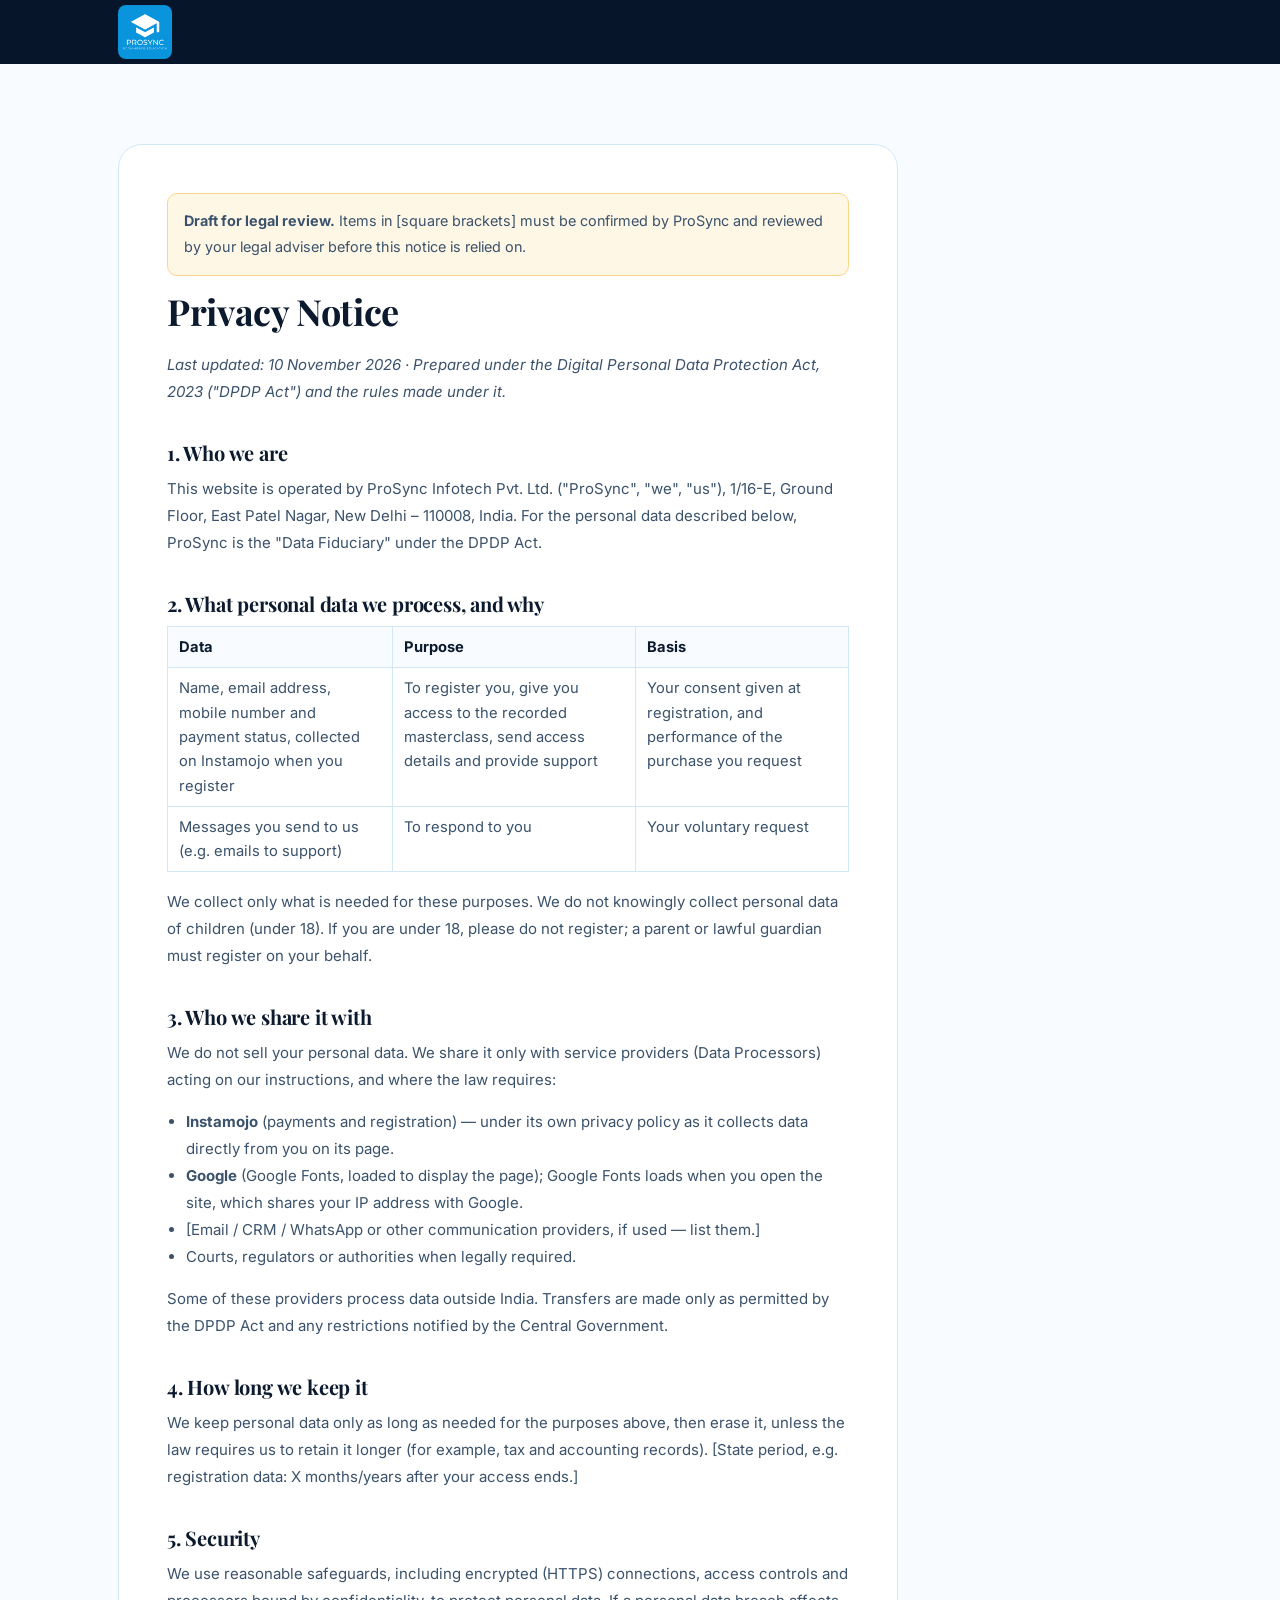
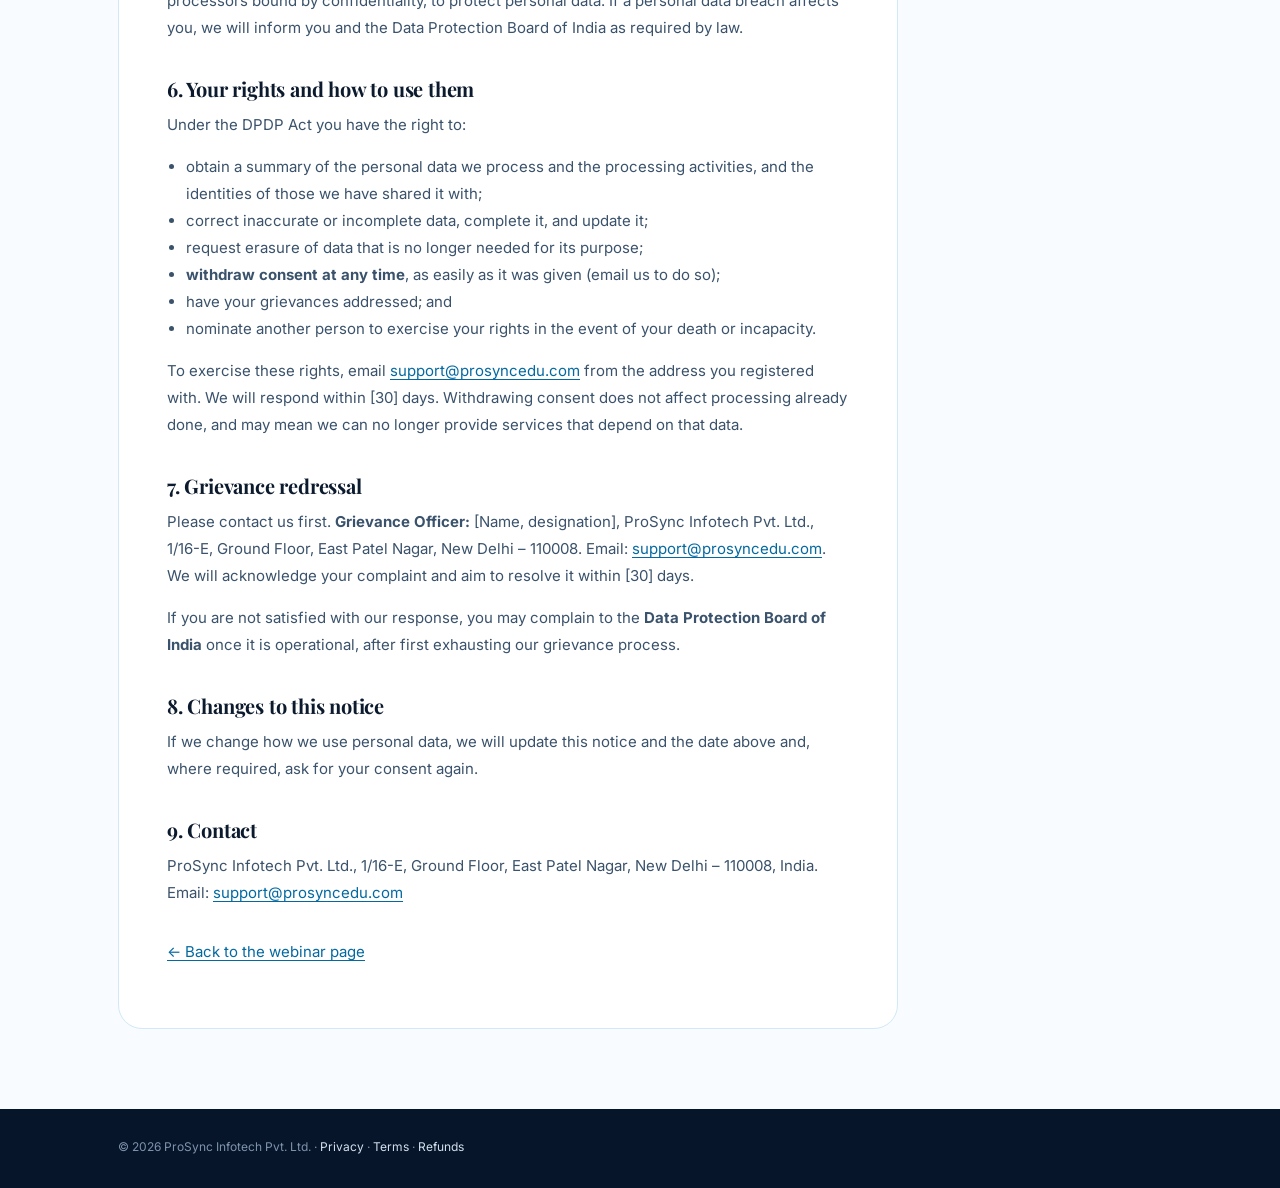
<file: privacy-policy.html>
<!doctype html>
<html lang="en-IN">
<head>
  <meta charset="utf-8">
  <meta name="viewport" content="width=device-width, initial-scale=1">
  <title>Privacy Notice | ProSync Infotech</title>
  <meta name="description" content="Privacy Policy for ProSync Infotech's recorded e-commerce webinar.">
  <link rel="canonical" href="https://ecommerce-webinar.vercel.app/privacy-policy.html">
  <link rel="icon" type="image/png" sizes="32x32" href="assets/icons/favicon-32.png">
  <link rel="icon" type="image/png" sizes="192x192" href="assets/icons/favicon-192.png">
  <link rel="apple-touch-icon" href="assets/icons/apple-touch-icon.png">
  <link rel="preconnect" href="https://fonts.googleapis.com">
  <link rel="preconnect" href="https://fonts.gstatic.com" crossorigin>
  <link href="https://fonts.googleapis.com/css2?family=Playfair+Display:ital,wght@0,600;0,700;0,800;1,600;1,700&family=Inter:wght@400;500;600;700&display=swap" rel="stylesheet">
  <link rel="stylesheet" href="css/style.css">
  <link rel="stylesheet" href="css/responsive.css">
</head>
<body class="page">
  <header class="page-header">
    <div class="container header__inner">
      <a class="brand" href="index.html" aria-label="ProSync Infotech — back to webinar page">
        <img class="brand__logo" src="assets/images/prosync-logo.png" width="64" height="64" alt="ProSync Ecommerce Education">
      </a>
    </div>
  </header>
  <main class="page-main" id="main">
    <div class="container">
      <article class="legal">
        <p class="note"><strong>Draft for legal review.</strong> Items in [square brackets] must be confirmed by ProSync and reviewed by your legal adviser before this notice is relied on.</p>
        <h1>Privacy Notice</h1>
        <p><em>Last updated: 10 November 2026 · Prepared under the Digital Personal Data Protection Act, 2023 ("DPDP Act") and the rules made under it.</em></p>

        <h2 id="who">1. Who we are</h2>
        <p>This website is operated by ProSync Infotech Pvt. Ltd. ("ProSync", "we", "us"), 1/16-E, Ground Floor, East Patel Nagar, New Delhi – 110008, India. For the personal data described below, ProSync is the "Data Fiduciary" under the DPDP Act.</p>

        <h2 id="collect">2. What personal data we process, and why</h2>
        <table>
          <thead><tr><th>Data</th><th>Purpose</th><th>Basis</th></tr></thead>
          <tbody>
            <tr><td>Name, email address, mobile number and payment status, collected on Instamojo when you register</td><td>To register you, give you access to the recorded masterclass, send access details and provide support</td><td>Your consent given at registration, and performance of the purchase you request</td></tr>
            <tr><td>Messages you send to us (e.g. emails to support)</td><td>To respond to you</td><td>Your voluntary request</td></tr>
          </tbody>
        </table>
        <p>We collect only what is needed for these purposes. We do not knowingly collect personal data of children (under 18). If you are under 18, please do not register; a parent or lawful guardian must register on your behalf.</p>

        <h2 id="sharing">3. Who we share it with</h2>
        <p>We do not sell your personal data. We share it only with service providers (Data Processors) acting on our instructions, and where the law requires:</p>
        <ul>
          <li><strong>Instamojo</strong> (payments and registration) — under its own privacy policy as it collects data directly from you on its page.</li>
          <li><strong>Google</strong> (Google Fonts, loaded to display the page); Google Fonts loads when you open the site, which shares your IP address with Google.</li>
          <li>[Email / CRM / WhatsApp or other communication providers, if used — list them.]</li>
          <li>Courts, regulators or authorities when legally required.</li>
        </ul>
        <p>Some of these providers process data outside India. Transfers are made only as permitted by the DPDP Act and any restrictions notified by the Central Government.</p>

        <h2 id="retention">4. How long we keep it</h2>
        <p>We keep personal data only as long as needed for the purposes above, then erase it, unless the law requires us to retain it longer (for example, tax and accounting records). [State period, e.g. registration data: X months/years after your access ends.]</p>

        <h2 id="security">5. Security</h2>
        <p>We use reasonable safeguards, including encrypted (HTTPS) connections, access controls and processors bound by confidentiality, to protect personal data. If a personal data breach affects you, we will inform you and the Data Protection Board of India as required by law.</p>

        <h2 id="rights">6. Your rights and how to use them</h2>
        <p>Under the DPDP Act you have the right to:</p>
        <ul>
          <li>obtain a summary of the personal data we process and the processing activities, and the identities of those we have shared it with;</li>
          <li>correct inaccurate or incomplete data, complete it, and update it;</li>
          <li>request erasure of data that is no longer needed for its purpose;</li>
          <li><strong>withdraw consent at any time</strong>, as easily as it was given (email us to do so);</li>
          <li>have your grievances addressed; and</li>
          <li>nominate another person to exercise your rights in the event of your death or incapacity.</li>
        </ul>
        <p>To exercise these rights, email <a href="mailto:support@prosyncedu.com">support@prosyncedu.com</a> from the address you registered with. We will respond within [30] days. Withdrawing consent does not affect processing already done, and may mean we can no longer provide services that depend on that data.</p>

        <h2 id="grievance">7. Grievance redressal</h2>
        <p>Please contact us first. <strong>Grievance Officer:</strong> [Name, designation], ProSync Infotech Pvt. Ltd., 1/16-E, Ground Floor, East Patel Nagar, New Delhi – 110008. Email: <a href="mailto:support@prosyncedu.com">support@prosyncedu.com</a>. We will acknowledge your complaint and aim to resolve it within [30] days.</p>
        <p>If you are not satisfied with our response, you may complain to the <strong>Data Protection Board of India</strong> once it is operational, after first exhausting our grievance process.</p>


        <h2 id="changes">8. Changes to this notice</h2>
        <p>If we change how we use personal data, we will update this notice and the date above and, where required, ask for your consent again.</p>

        <h2 id="contact">9. Contact</h2>
        <p>ProSync Infotech Pvt. Ltd., 1/16-E, Ground Floor, East Patel Nagar, New Delhi – 110008, India.<br>Email: <a href="mailto:support@prosyncedu.com">support@prosyncedu.com</a></p>
        <p style="margin-top:2rem"><a href="index.html">← Back to the webinar page</a></p>
      </article>
    </div>
  </main>
  <footer class="site-footer" style="padding-top:28px">
    <div class="container footer__base" style="margin-top:0;border:0;padding-top:0">
      <p>© 2026 ProSync Infotech Pvt. Ltd. · <a href="privacy-policy.html">Privacy</a> · <a href="terms.html">Terms</a> · <a href="refund-policy.html">Refunds</a></p>
    </div>
  </footer>
</body>
</html>
</file>
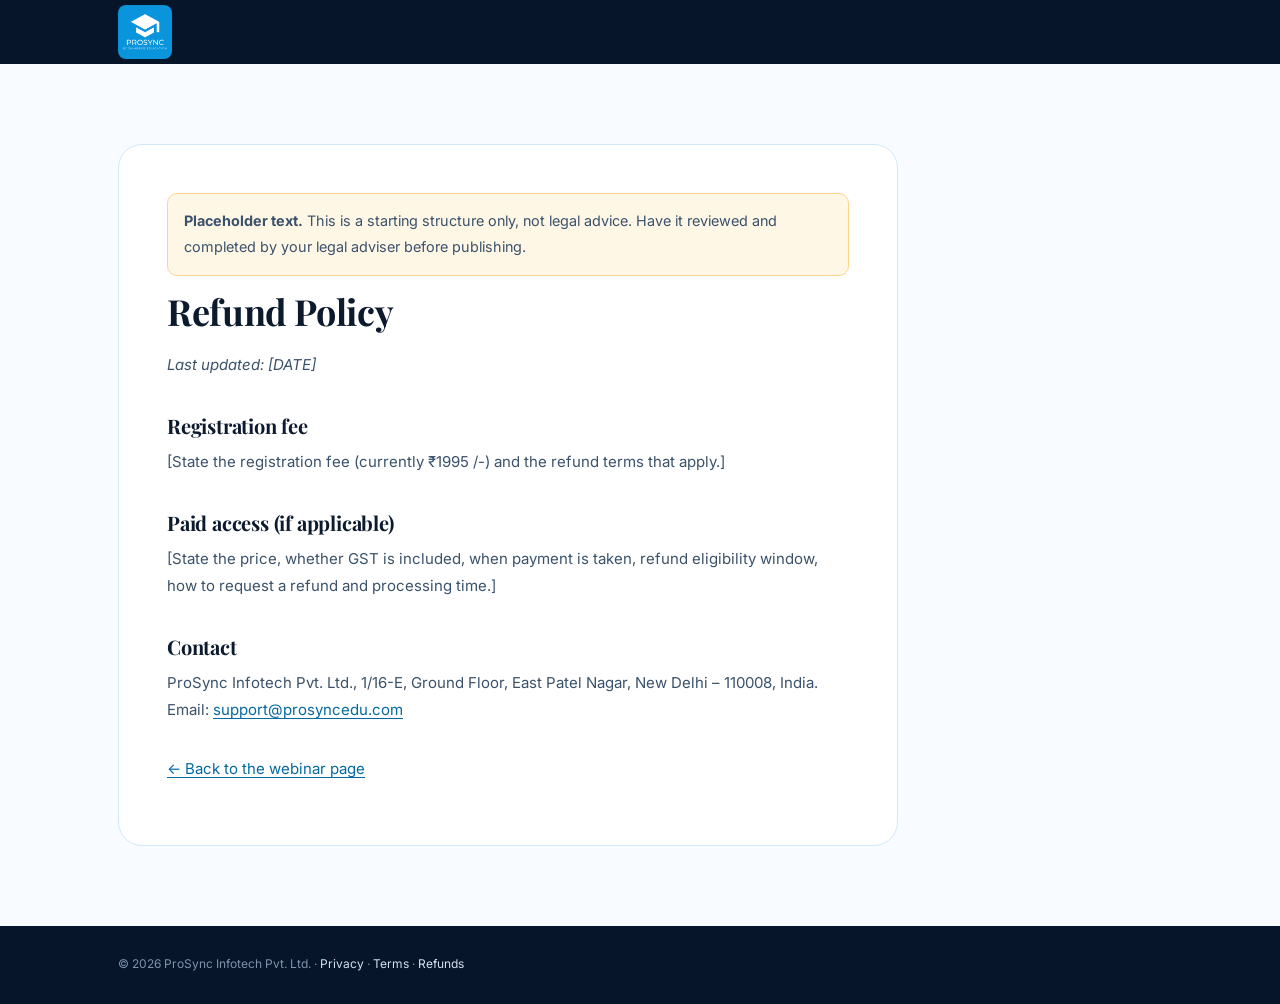
<file: refund-policy.html>
<!doctype html>
<html lang="en-IN">
<head>
  <meta charset="utf-8">
  <meta name="viewport" content="width=device-width, initial-scale=1">
  <title>Refund Policy | ProSync Infotech</title>
  <meta name="description" content="Refund Policy for ProSync Infotech's recorded e-commerce webinar.">
  <link rel="canonical" href="https://ecommerce-webinar.vercel.app/refund-policy.html">
  <link rel="icon" type="image/png" sizes="32x32" href="assets/icons/favicon-32.png">
  <link rel="icon" type="image/png" sizes="192x192" href="assets/icons/favicon-192.png">
  <link rel="apple-touch-icon" href="assets/icons/apple-touch-icon.png">
  <link rel="preconnect" href="https://fonts.googleapis.com">
  <link rel="preconnect" href="https://fonts.gstatic.com" crossorigin>
  <link href="https://fonts.googleapis.com/css2?family=Playfair+Display:ital,wght@0,600;0,700;0,800;1,600;1,700&family=Inter:wght@400;500;600;700&display=swap" rel="stylesheet">
  <link rel="stylesheet" href="css/style.css">
  <link rel="stylesheet" href="css/responsive.css">
</head>
<body class="page">
  <header class="page-header">
    <div class="container header__inner">
      <a class="brand" href="index.html" aria-label="ProSync Infotech — back to webinar page">
        <img class="brand__logo" src="assets/images/prosync-logo.png" width="64" height="64" alt="ProSync Ecommerce Education">
      </a>
    </div>
  </header>
  <main class="page-main" id="main">
    <div class="container">
      <article class="legal">
        <p class="note"><strong>Placeholder text.</strong> This is a starting structure only, not legal advice. Have it reviewed and completed by your legal adviser before publishing.</p>
        <h1>Refund Policy</h1>
        <p><em>Last updated: [DATE]</em></p>
        <h2>Registration fee</h2>
        <p>[State the registration fee (currently ₹1995 /-) and the refund terms that apply.]</p>
        <h2>Paid access (if applicable)</h2>
        <p>[State the price, whether GST is included, when payment is taken, refund eligibility window, how to request a refund and processing time.]</p>
        <h2>Contact</h2>
        <p>ProSync Infotech Pvt. Ltd., 1/16-E, Ground Floor, East Patel Nagar, New Delhi – 110008, India.<br>Email: <a href="mailto:support@prosyncedu.com">support@prosyncedu.com</a></p>
        <p style="margin-top:2rem"><a href="index.html">← Back to the webinar page</a></p>
      </article>
    </div>
  </main>
  <footer class="site-footer" style="padding-top:28px">
    <div class="container footer__base" style="margin-top:0;border:0;padding-top:0">
      <p>© 2026 ProSync Infotech Pvt. Ltd. · <a href="privacy-policy.html">Privacy</a> · <a href="terms.html">Terms</a> · <a href="refund-policy.html">Refunds</a></p>
    </div>
  </footer>
</body>
</html>
</file>
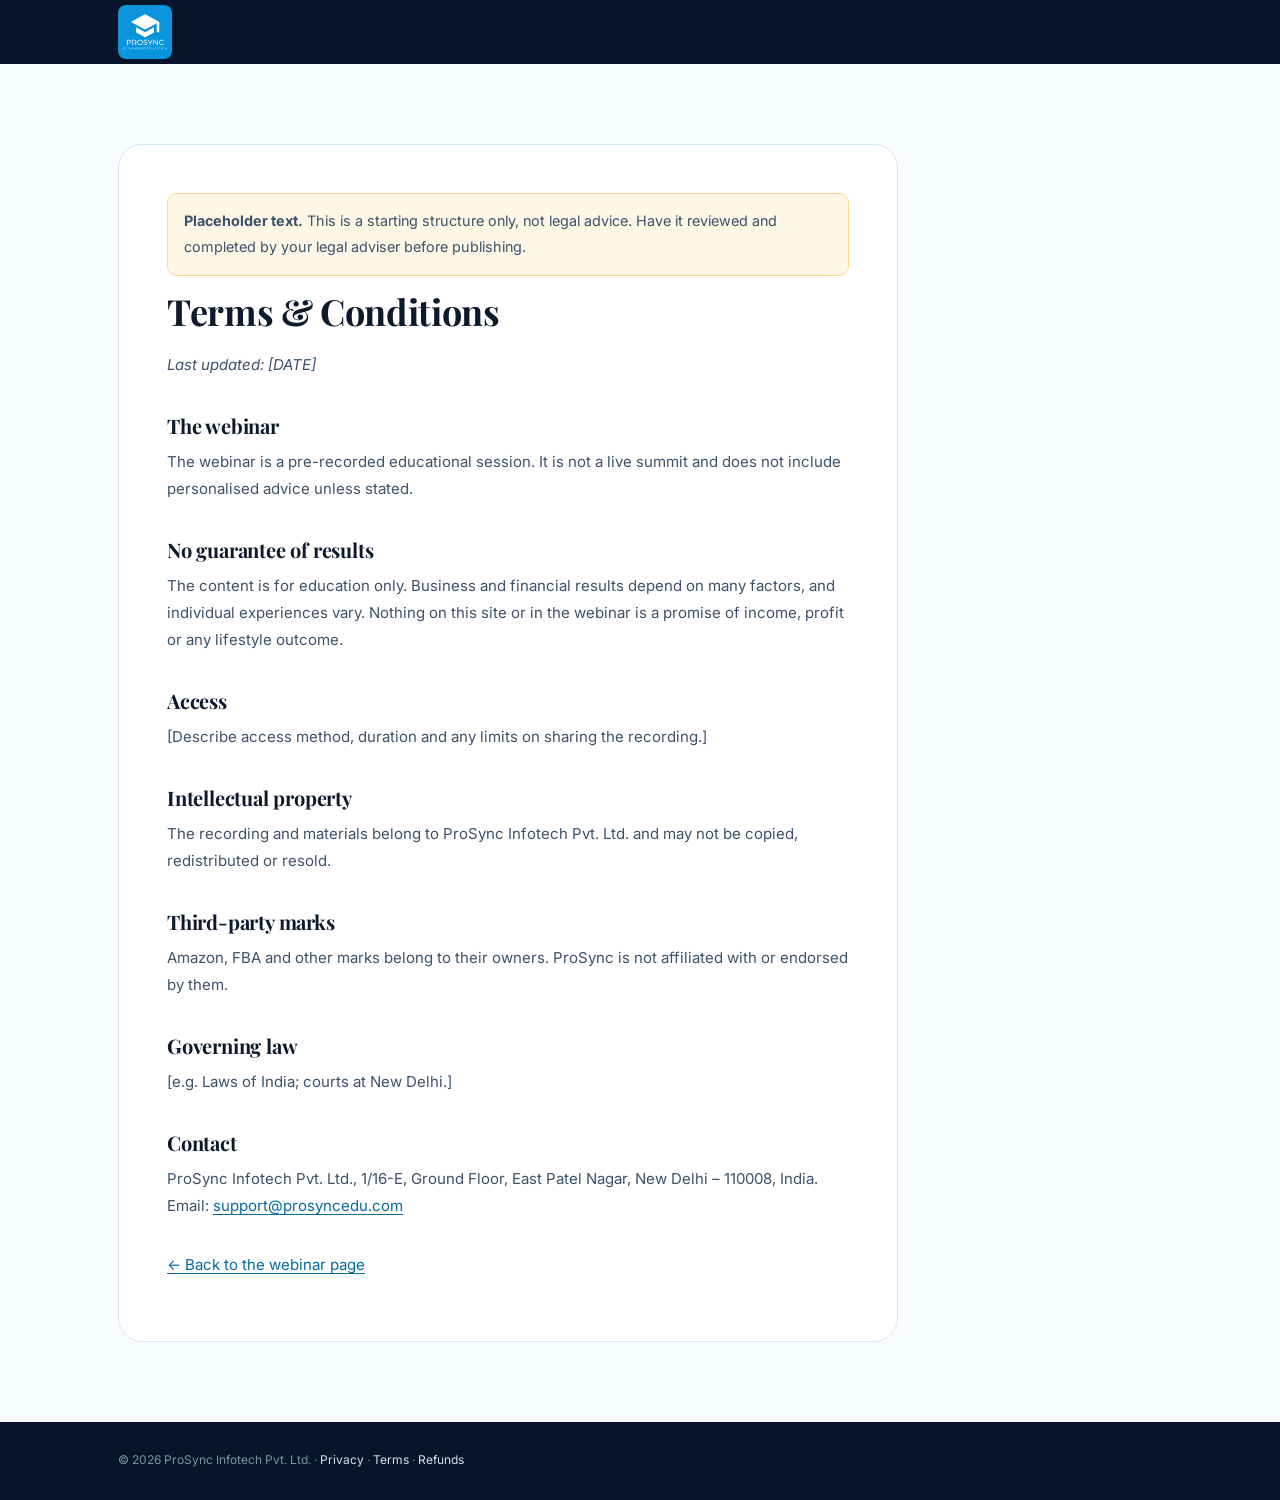
<file: terms.html>
<!doctype html>
<html lang="en-IN">
<head>
  <meta charset="utf-8">
  <meta name="viewport" content="width=device-width, initial-scale=1">
  <title>Terms &amp; Conditions | ProSync Infotech</title>
  <meta name="description" content="Terms &amp; Conditions for ProSync Infotech's recorded e-commerce webinar.">
  <link rel="canonical" href="https://ecommerce-webinar.vercel.app/terms.html">
  <link rel="icon" type="image/png" sizes="32x32" href="assets/icons/favicon-32.png">
  <link rel="icon" type="image/png" sizes="192x192" href="assets/icons/favicon-192.png">
  <link rel="apple-touch-icon" href="assets/icons/apple-touch-icon.png">
  <link rel="preconnect" href="https://fonts.googleapis.com">
  <link rel="preconnect" href="https://fonts.gstatic.com" crossorigin>
  <link href="https://fonts.googleapis.com/css2?family=Playfair+Display:ital,wght@0,600;0,700;0,800;1,600;1,700&family=Inter:wght@400;500;600;700&display=swap" rel="stylesheet">
  <link rel="stylesheet" href="css/style.css">
  <link rel="stylesheet" href="css/responsive.css">
</head>
<body class="page">
  <header class="page-header">
    <div class="container header__inner">
      <a class="brand" href="index.html" aria-label="ProSync Infotech — back to webinar page">
        <img class="brand__logo" src="assets/images/prosync-logo.png" width="64" height="64" alt="ProSync Ecommerce Education">
      </a>
    </div>
  </header>
  <main class="page-main" id="main">
    <div class="container">
      <article class="legal">
        <p class="note"><strong>Placeholder text.</strong> This is a starting structure only, not legal advice. Have it reviewed and completed by your legal adviser before publishing.</p>
        <h1>Terms &amp; Conditions</h1>
        <p><em>Last updated: [DATE]</em></p>
        <h2>The webinar</h2>
        <p>The webinar is a pre-recorded educational session. It is not a live summit and does not include personalised advice unless stated.</p>
        <h2>No guarantee of results</h2>
        <p>The content is for education only. Business and financial results depend on many factors, and individual experiences vary. Nothing on this site or in the webinar is a promise of income, profit or any lifestyle outcome.</p>
        <h2>Access</h2>
        <p>[Describe access method, duration and any limits on sharing the recording.]</p>
        <h2>Intellectual property</h2>
        <p>The recording and materials belong to ProSync Infotech Pvt. Ltd. and may not be copied, redistributed or resold.</p>
        <h2>Third-party marks</h2>
        <p>Amazon, FBA and other marks belong to their owners. ProSync is not affiliated with or endorsed by them.</p>
        <h2>Governing law</h2>
        <p>[e.g. Laws of India; courts at New Delhi.]</p>
        <h2>Contact</h2>
        <p>ProSync Infotech Pvt. Ltd., 1/16-E, Ground Floor, East Patel Nagar, New Delhi – 110008, India.<br>Email: <a href="mailto:support@prosyncedu.com">support@prosyncedu.com</a></p>
        <p style="margin-top:2rem"><a href="index.html">← Back to the webinar page</a></p>
      </article>
    </div>
  </main>
  <footer class="site-footer" style="padding-top:28px">
    <div class="container footer__base" style="margin-top:0;border:0;padding-top:0">
      <p>© 2026 ProSync Infotech Pvt. Ltd. · <a href="privacy-policy.html">Privacy</a> · <a href="terms.html">Terms</a> · <a href="refund-policy.html">Refunds</a></p>
    </div>
  </footer>
</body>
</html>
</file>
<file: css/style.css>
/* ==========================================================================
   ProSync Grand E-Commerce AI Summit landing page — styles (mobile-first)
   Palette: Midnight Blue #08203F, Sky Blue #0EA5E9, with supporting blues.
   ========================================================================== */
:root {
  --navy-900: #061529;
  --navy: #08203f; /* brand Midnight Blue */
  --blue: #0ea5e9; /* reference accent */
  --blue-dark: #0284c7;
  --blue-deeper: #0369a1;
  --blue-soft: #e0f2fe;
  --sky: #0ea5e9; /* brand Sky Blue */
  --sky-300: #7dd3fc;
  --gold-soft: #fcd58a;
  --white: #ffffff;
  --light: #f8fbff;
  --line: #d1e9f6;
  --text: #0c1a2e; /* reference ink */
  --muted: #3a526b; /* reference ink-mid */
  --muted-light: #7a93ae; /* reference ink-light */

  --font-head: "Playfair Display", Georgia, "Times New Roman", serif;
  --font-body:
    "Inter", system-ui, -apple-system, "Segoe UI", Roboto, sans-serif;

  --fs-h1: clamp(34px, 4vw, 52px);
  --fs-h2: clamp(22px, 2.3vw, 30px);
  --fs-h3: 20px;
  --fs-lead: 15px;

  --r-sm: 10px;
  --r: 16px;
  --r-lg: 24px;
  --shadow-sm: 0 1px 2px rgba(8, 32, 63, 0.06), 0 2px 8px rgba(8, 32, 63, 0.05);
  --shadow:
    0 2px 6px rgba(8, 32, 63, 0.05), 0 18px 40px -18px rgba(8, 32, 63, 0.22);
  --shadow-lg: 0 30px 70px -30px rgba(3, 12, 28, 0.55);
  --ease: cubic-bezier(0.22, 0.61, 0.36, 1);
  --header-h: 60px;
  --gutter: 16px;
}
*, *::before, *::after {
  box-sizing: border-box;
}
[hidden] {
  display: none !important;
}
html {
  -webkit-text-size-adjust: 100%;
  scroll-behavior: smooth;
  scroll-padding-top: calc(var(--header-h) + 12px);
}
body {
  margin: 0;
  font-family: var(--font-body);
  font-size: 15px;
  line-height: 1.65;
  color: var(--text);
  background: var(--light);
  -webkit-font-smoothing: antialiased;
  overflow-x: hidden;
}
img, video, svg {
  display: block;
  max-width: 100%;
}
h1, h2, h3, h4 {
  font-family: var(--font-head);
  line-height: 1.2;
  margin: 0 0 0.5em;
  letter-spacing: -0.01em;
  color: inherit;
}
h2 {
  font-size: var(--fs-h2);
  font-weight: 700;
}
h3 {
  font-size: var(--fs-h3);
  font-weight: 700;
  letter-spacing: -0.01em;
}
p {
  margin: 0 0 1em;
}
a {
  color: var(--blue-deeper);
  text-underline-offset: 3px;
}
ul, ol {
  margin: 0;
  padding: 0;
}
button {
  font: inherit;
}
.ic {
  width: 1.25em;
  height: 1.25em;
  fill: none;
  stroke: currentColor;
  stroke-width: 1.8;
  stroke-linecap: round;
  stroke-linejoin: round;
  flex-shrink: 0;
}
.sr-only {
  position: absolute;
  width: 1px;
  height: 1px;
  overflow: hidden;
  clip: rect(0 0 0 0);
  white-space: nowrap;
}
.skip-link {
  position: absolute;
  left: 12px;
  top: -60px;
  z-index: 200;
  background: var(--white);
  color: var(--navy);
  padding: 10px 16px;
  border-radius: var(--r-sm);
  font-weight: 600;
}
.skip-link:focus {
  top: 12px;
}
:focus-visible {
  outline: 3px solid var(--sky);
  outline-offset: 3px;
  border-radius: 6px;
}
.container {
  width: 100%;
  max-width: 1100px;
  margin: 0 auto;
  padding: 0 var(--gutter);
}
/* ---------- Buttons ---------- */
.btn {
  --bg: var(--navy);
  --fg: var(--white);
  display: inline-flex;
  align-items: center;
  justify-content: center;
  gap: 0.55em;
  min-height: 44px;
  padding: 0.8em 1.6em;
  border: 1.5px solid transparent;
  border-radius: 6px;
  background: var(--bg);
  color: var(--fg);
  font-family: var(--font-body);
  font-weight: 600;
  font-size: 15px;
  line-height: 1.2;
  letter-spacing: 0.01em;
  text-decoration: none;
  cursor: pointer;
  text-align: center;
  transition:
    transform 0.2s var(--ease),
    box-shadow 0.2s var(--ease),
    background-color 0.2s,
    color 0.2s;
}
.btn .ic {
  transition: transform 0.2s var(--ease);
}
.btn:hover .ic {
  transform: translateX(3px);
}
.btn--primary {
  --bg: var(--blue);
  background: var(--bg);
  box-shadow: 0 3px 14px rgba(14, 165, 233, 0.3);
}
.btn--primary:hover {
  --bg: var(--blue-dark);
  transform: translateY(-1px);
  box-shadow: 0 5px 20px rgba(14, 165, 233, 0.4);
}
.btn--primary:active {
  transform: translateY(0);
}
.btn--sm {
  min-height: 38px;
  padding: 0.5em 1.2em;
  font-size: 14px;
}
.btn--lg {
  min-height: 48px;
  padding: 0.85em 1.8em;
  font-size: 15px;
}
.btn--block {
  width: 100%;
}
.btn:disabled {
  opacity: 0.7;
  cursor: progress;
  transform: none;
}
/* ---------- Small elements ---------- */
.pill {
  display: inline-flex;
  align-items: center;
  gap: 0.5em;
  padding: 0.4em 0.9em;
  border-radius: 999px;
  font-size: 12.5px;
  font-weight: 600;
}
.pill--dark {
  background: rgba(14, 165, 233, 0.12);
  color: var(--sky-300);
  border: 1px solid rgba(14, 165, 233, 0.3);
}
.eyebrow {
  font-family: var(--font-body);
  font-size: 11px;
  font-weight: 700;
  letter-spacing: 0.14em;
  text-transform: uppercase;
  color: var(--blue);
  margin-bottom: 10px;
}
.eyebrow--gold {
  color: var(--gold-soft);
}
.eyebrow--cyan {
  color: var(--sky-300);
}
.dot {
  width: 8px;
  height: 8px;
  border-radius: 50%;
  background: #ef4444;
  box-shadow: 0 0 0 4px rgba(239, 68, 68, 0.18);
  flex-shrink: 0;
}
.tag {
  display: inline-flex;
  align-items: center;
  gap: 0.5em;
  font-size: 0.78rem;
  font-weight: 700;
  letter-spacing: 0.04em;
  text-transform: uppercase;
  padding: 0.45em 0.85em;
  border-radius: 999px;
}
.tag--rec {
  background: rgba(6, 21, 41, 0.82);
  color: var(--white);
}
/* ---------- Header ---------- */
.site-header {
  position: fixed;
  inset: 0 0 auto 0;
  z-index: 100;
  height: var(--header-h);
  color: var(--white);
  transition:
    background-color 0.3s,
    box-shadow 0.3s,
    backdrop-filter 0.3s;
}
.site-header.is-scrolled {
  background: rgba(6, 21, 41, 0.9);
  backdrop-filter: blur(10px);
  -webkit-backdrop-filter: blur(10px);
  box-shadow: 0 1px 0 rgba(255, 255, 255, 0.08);
}
.header__inner {
  height: 100%;
  display: flex;
  align-items: center;
  justify-content: space-between;
  gap: 1rem;
}
.brand {
  display: inline-flex;
  align-items: center;
  gap: 0.6em;
  text-decoration: none;
  color: inherit;
}
.site-footer a.f-addr {
  align-items: flex-start;
  line-height: 1.55;
}
.site-footer a.f-addr .ic {
  margin-top: 0.15em;
}
.brand__logo {
  display: block;
  width: auto;
  height: 54px;
  border-radius: 8px;
}
.site-footer .brand__logo {
  height: 84px;
}
.nav-toggle {
  position: relative;
  width: 44px;
  height: 44px;
  border: 0;
  border-radius: 12px;
  background: rgba(255, 255, 255, 0.08);
  color: var(--white);
  cursor: pointer;
}
.nav-toggle__bar, .nav-toggle__bar::before, .nav-toggle__bar::after {
  position: absolute;
  left: 12px;
  width: 20px;
  height: 2px;
  border-radius: 2px;
  background: currentColor;
  content: "";
  transition:
    transform 0.25s var(--ease),
    opacity 0.2s;
}
.nav-toggle__bar {
  top: 21px;
}
.nav-toggle__bar::before {
  left: 0;
  top: -6px;
}
.nav-toggle__bar::after {
  left: 0;
  top: 6px;
}
.nav-open .nav-toggle__bar {
  background: transparent;
}
.nav-open .nav-toggle__bar::before {
  transform: translateY(6px) rotate(45deg);
}
.nav-open .nav-toggle__bar::after {
  transform: translateY(-6px) rotate(-45deg);
}
.site-nav {
  position: fixed;
  inset: var(--header-h) 0 auto 0;
  display: grid;
  gap: 0.25rem;
  padding: 1rem var(--gutter) 1.5rem;
  background: var(--navy-900);
  border-bottom: 1px solid rgba(255, 255, 255, 0.08);
  transform: translateY(-8px);
  opacity: 0;
  visibility: hidden;
  transition:
    opacity 0.2s,
    transform 0.25s var(--ease),
    visibility 0s 0.25s;
}
.nav-open .site-nav {
  opacity: 1;
  transform: none;
  visibility: visible;
  transition:
    opacity 0.2s,
    transform 0.25s var(--ease);
}
.site-nav a:not(.btn) {
  color: #d5e1f0;
  text-decoration: none;
  font-weight: 500;
  font-size: 14px;
  padding: 0.75rem 0.25rem;
  border-bottom: 1px solid rgba(255, 255, 255, 0.06);
}
.site-nav a:not(.btn):hover {
  color: var(--white);
}
.site-nav .btn {
  margin-top: 0.75rem;
}
/* ---------- Hero ---------- */
.hero {
  position: relative;
  overflow: hidden;
  isolation: isolate;
  background: var(--navy-900);
  color: var(--white);
  padding: calc(var(--header-h) + 20px) 0 48px;
}
.hero__bg {
  position: absolute;
  inset: 0;
  z-index: -1;
  background:
    radial-gradient(
      60% 50% at 85% 20%,
      rgba(14, 165, 233, 0.22),
      transparent 70%
    ),
    radial-gradient(
      50% 50% at 10% 90%,
      rgba(23, 105, 255, 0.2),
      transparent 70%
    ),
    linear-gradient(180deg, var(--navy-900), var(--navy));
}
.hero__bg::after {
  content: "";
  position: absolute;
  inset: 0;
  background-image:
    linear-gradient(rgba(255, 255, 255, 0.04) 1px, transparent 1px),
    linear-gradient(90deg, rgba(255, 255, 255, 0.04) 1px, transparent 1px);
  background-size: 56px 56px;
  mask-image: radial-gradient(70% 60% at 60% 40%, #000, transparent 75%);
  -webkit-mask-image: radial-gradient(
    70% 60% at 60% 40%,
    #000,
    transparent 75%
  );
}
.hero__grid {
  display: grid;
  gap: 2.25rem;
}
.hero__title {
  font-size: var(--fs-h1);
  font-weight: 800;
  letter-spacing: -0.02em;
  line-height: 1.15;
  margin: 20px 0;
}
.hero__title span {
  color: var(--sky-300);
  font-style: italic;
}
.hero__title--first {
  margin-bottom: 0;
}
.hero__title--second {
  margin-top: 0;
  font-size: clamp(22px, 2.4vw, 32px);
}
.hero__sub {
  font-size: var(--fs-lead);
  line-height: 1.8;
  color: #c6d3e3;
  max-width: 520px;
}
.price-tag {
  position: relative;
  display: inline-flex;
  flex-direction: column;
  align-items: flex-start;
  margin: 2rem 0 0;
  padding: 22px 30px 12px;
  border-radius: 18px;
  background: linear-gradient(
    160deg,
    rgba(14, 165, 233, 0.24),
    rgba(8, 32, 63, 0.55) 70%
  );
  border: 1px solid rgba(125, 211, 252, 0.35);
  box-shadow:
    inset 0 1px 0 rgba(255, 255, 255, 0.18),
    0 18px 40px -18px rgba(14, 165, 233, 0.7);
  -webkit-backdrop-filter: blur(10px);
  backdrop-filter: blur(10px);
}
.price-tag__label {
  position: absolute;
  top: -12px;
  left: 24px;
  padding: 4px 14px;
  border-radius: 999px;
  background: var(--blue);
  color: var(--white);
  font-size: 11px;
  font-weight: 700;
  letter-spacing: 0.14em;
  text-transform: uppercase;
  box-shadow: 0 6px 16px -4px rgba(14, 165, 233, 0.7);
}
.price-tag__amount {
  font-family: var(--font-body);
  font-size: clamp(38px, 6vw, 50px);
  font-weight: 800;
  line-height: 1.1;
  letter-spacing: -0.02em;
  background: linear-gradient(180deg, #ffffff 30%, var(--sky-300));
  -webkit-background-clip: text;
  background-clip: text;
  color: transparent;
}
.price-tag__note {
  align-self: stretch;
  margin-top: 8px;
  padding-top: 8px;
  border-top: 1px dashed rgba(125, 211, 252, 0.35);
  font-size: 12.5px;
  color: #d5e1f0;
}
.hero__actions {
  display: grid;
  gap: 0.75rem;
  margin: 1.75rem 0 1.5rem;
}
.hero__facts {
  list-style: none;
  display: grid;
  gap: 0.45rem;
  font-size: 13px;
  color: #afc0d4;
}
.hero__facts li {
  display: flex;
  align-items: center;
  gap: 0.55em;
}
.hero__facts .ic {
  color: var(--sky);
}
.hero__media {
  position: relative;
  margin: 0;
  max-width: 460px;
  width: 100%;
  justify-self: center;
}
/* Glass frame around the photo */
.hero__media {
  padding: 10px;
  border-radius: calc(var(--r-lg) + 10px);
  background: linear-gradient(
    145deg,
    rgba(255, 255, 255, 0.22),
    rgba(255, 255, 255, 0.05) 45%,
    rgba(14, 165, 233, 0.18)
  );
  border: 1px solid rgba(255, 255, 255, 0.28);
  box-shadow:
    inset 0 1px 0 rgba(255, 255, 255, 0.35),
    0 30px 60px -20px rgba(3, 12, 28, 0.75),
    0 0 60px -10px rgba(14, 165, 233, 0.35);
  -webkit-backdrop-filter: blur(16px) saturate(160%);
  backdrop-filter: blur(16px) saturate(160%);
}
.hero__media picture, .hero__media img, .hero__video {
  border-radius: var(--r-lg);
}
.hero__video {
  display: block;
  width: 100%;
  height: auto;
  aspect-ratio: 16 / 9;
  object-fit: cover;
  background: var(--navy-900);
  cursor: pointer;
  box-shadow: 0 10px 30px -10px rgba(3, 12, 28, 0.6);
}
/* Play/pause + sound controls (glass, top-right of the video) */
.hero__controls {
  position: absolute;
  top: 22px;
  right: 22px;
  display: flex;
  gap: 8px;
}
.vc-btn {
  display: grid;
  place-items: center;
  width: 38px;
  height: 38px;
  padding: 0;
  border-radius: 50%;
  border: 1px solid rgba(255, 255, 255, 0.35);
  background: rgba(6, 21, 41, 0.5);
  color: var(--white);
  cursor: pointer;
  -webkit-backdrop-filter: blur(10px);
  backdrop-filter: blur(10px);
  transition: background-color 0.2s, transform 0.2s var(--ease);
}
.vc-btn:hover {
  background: rgba(14, 165, 233, 0.75);
  transform: scale(1.06);
}
.vc-btn svg {
  width: 18px;
  height: 18px;
}
.vc-play, .vc-muted {
  display: none;
}
.hero__media.is-paused .vc-play {
  display: block;
}
.hero__media.is-paused .vc-pause {
  display: none;
}
.hero__media.is-muted .vc-muted {
  display: block;
}
.hero__media.is-muted .vc-sound {
  display: none;
}
/* Shown only while the browser is blocking sound */
.vc-prompt {
  position: absolute;
  left: 50%;
  top: 22px;
  transform: translateX(-50%);
  display: none;
  align-items: center;
  gap: 8px;
  padding: 8px 16px;
  border-radius: 999px;
  border: 1px solid rgba(255, 255, 255, 0.4);
  background: rgba(14, 165, 233, 0.85);
  color: var(--white);
  font: 600 13px/1 var(--font-body);
  white-space: nowrap;
  cursor: pointer;
  box-shadow: 0 8px 24px -8px rgba(14, 165, 233, 0.8);
  -webkit-backdrop-filter: blur(10px);
  backdrop-filter: blur(10px);
  animation: vc-pulse 1.6s ease-in-out infinite;
}
.vc-prompt svg {
  width: 16px;
  height: 16px;
}
.hero__media.needs-gesture .vc-prompt {
  display: inline-flex;
}
/* Tablet + phone: bigger touch targets, tighter frame, centred sound prompt */
@media (max-width: 1023px) {
  .hero__media {
    max-width: 560px;
    margin-inline: auto;
    padding: 8px;
  }
  .hero__controls {
    top: 16px;
    right: 16px;
  }
  .vc-btn {
    width: 44px;
    height: 44px;
  }
  .hero__badge {
    left: 16px;
    right: 16px;
    bottom: 16px;
  }
  .price-tag {
    margin-top: 1.25rem;
  }
}
@media (max-width: 480px) {
  .hero__media {
    padding: 6px;
    border-radius: 22px;
  }
  .hero__video, .hero__media img {
    border-radius: 16px;
  }
  .hero__badge {
    left: 12px;
    right: 12px;
    bottom: 12px;
    padding: 0.55rem 0.8rem;
  }
  .hero__badge strong {
    font-size: 13px;
  }
  .hero__badge small {
    font-size: 11px;
  }
  .vc-prompt {
    top: 50%;
    left: 50%;
    transform: translate(-50%, -50%);
    padding: 10px 14px;
    font-size: 12.5px;
  }
  .price-tag {
    display: flex;
    width: 100%;
    padding: 22px 20px 12px;
  }
  .price-tag__amount {
    font-size: clamp(38px, 12vw, 48px);
  }
}
/* While sound is blocked by the browser, nudge the viewer to unmute */
.hero__media.is-muted.needs-gesture [data-video-mute] {
  animation: vc-pulse 1.6s ease-in-out infinite;
}
@keyframes vc-pulse {
  0%, 100% {
    box-shadow: 0 0 0 0 rgba(14, 165, 233, 0.7);
  }
  50% {
    box-shadow: 0 0 0 9px rgba(14, 165, 233, 0);
  }
}
.hero__media img {
  width: 100%;
  height: auto;
  aspect-ratio: 4 / 5;
  object-fit: cover;
  box-shadow: 0 10px 30px -10px rgba(3, 12, 28, 0.6);
}
/* Soft sky-blue glow behind the frame */
.hero__media::before {
  content: "";
  position: absolute;
  inset: -12% -16%;
  z-index: -1;
  background: radial-gradient(
    closest-side,
    rgba(14, 165, 233, 0.4),
    rgba(23, 105, 255, 0.14) 60%,
    transparent
  );
  filter: blur(30px);
  pointer-events: none;
}
.hero__badge {
  position: absolute;
  left: 22px;
  bottom: 22px;
  right: 22px;
  display: flex;
  align-items: center;
  gap: 0.75rem;
  padding: 0.7rem 1rem;
  border-radius: var(--r);
  background: rgba(6, 21, 41, 0.55);
  border: 1px solid rgba(255, 255, 255, 0.25);
  color: var(--white);
  box-shadow:
    inset 0 1px 0 rgba(255, 255, 255, 0.2),
    0 10px 30px -10px rgba(3, 12, 28, 0.7);
  -webkit-backdrop-filter: blur(14px) saturate(170%);
  backdrop-filter: blur(14px) saturate(170%);
}
.hero__badge strong {
  display: block;
  font-family: var(--font-body);
  font-size: 14px;
}
.hero__badge small {
  display: block;
  color: #c6d3e3;
  font-size: 12px;
  line-height: 1.35;
}
.scroll-cue {
  position: absolute;
  left: 50%;
  bottom: 14px;
  transform: translateX(-50%);
  display: none;
  place-items: center;
  width: 40px;
  height: 40px;
  border-radius: 50%;
  color: #c6d3e3;
  border: 1px solid rgba(255, 255, 255, 0.2);
}
.scroll-cue .ic {
  width: 18px;
  height: 18px;
}
/* Hero entrance */
@media (prefers-reduced-motion: no-preference) {
  .hero__copy > * {
    animation: rise 0.8s var(--ease) both;
  }
  .hero__copy > *:nth-child(2) {
    animation-delay: 0.08s;
  }
  .hero__copy > *:nth-child(3) {
    animation-delay: 0.16s;
  }
  .hero__copy > *:nth-child(4) {
    animation-delay: 0.24s;
  }
  .hero__copy > *:nth-child(5) {
    animation-delay: 0.32s;
  }
  .hero__media {
    animation: rise 1s 0.15s var(--ease) both;
  }
  .scroll-cue .ic {
    animation: nudge 2.2s ease-in-out infinite;
  }
}
@keyframes rise {
  from {
    opacity: 0;
    transform: translateY(18px);
  }
  to {
    opacity: 1;
    transform: none;
  }
}
@keyframes nudge {
  0%, 100% {
    transform: translateY(0);
  }
  50% {
    transform: translateY(4px);
  }
}
/* ---------- Sections ---------- */
.section {
  padding: clamp(44px, 6vw, 68px) 0;
}
.section--light {
  background: var(--blue-soft);
}
.section--dark {
  background: var(--navy);
  color: var(--white);
}
.section-head {
  max-width: 640px;
  margin: 0 auto clamp(32px, 4vw, 48px);
  text-align: center;
}
.section-head p:not(.eyebrow) {
  color: var(--muted);
  font-size: var(--fs-lead);
}
.section-head--dark h2 {
  color: var(--white);
}
/* ---------- Session lineup (dark pill rows) ---------- */
.lineup {
  list-style: none;
  display: grid;
  gap: 14px;
  max-width: 1080px;
  margin: 0 auto;
  padding: 0;
}
.lineup__row {
  --dot: var(--sky-300);
  display: flex;
  align-items: center;
  gap: 14px;
  padding: 20px 22px;
  border-radius: 18px;
  background: #121417;
  border: 1px solid rgba(255, 255, 255, 0.09);
  transition:
    background 0.25s,
    color 0.25s,
    transform 0.25s;
}
/* Collapsible rest of the list: grid-rows 0fr -> 1fr gives a smooth height animation */
.lineup-more {
  display: grid;
  grid-template-rows: 0fr;
  opacity: 0;
  max-width: 1080px;
  margin: 0 auto;
  transition:
    grid-template-rows 1.1s cubic-bezier(0.22, 0.61, 0.36, 1),
    opacity 1.1s ease,
    margin-top 1.1s ease;
}
.lineup-more.is-open {
  grid-template-rows: 1fr;
  opacity: 1;
  margin-top: 14px;
}
.lineup-more__inner {
  overflow: hidden;
  min-height: 0;
}
.lineup-cta {
  display: flex;
  justify-content: center;
  margin-top: 28px;
}
@media (prefers-reduced-motion: reduce) {
  .lineup-more {
    transition: none;
  }
}
.lineup__row:nth-child(3n + 2) {
  --dot: #ffb02e;
}
.lineup__row:nth-child(3n) {
  --dot: #8b9cff;
}
.lineup__time {
  flex: 0 0 auto;
  min-width: 112px;
  display: inline-flex;
  align-items: center;
  gap: 10px;
  font-size: 13px;
  font-weight: 800;
  letter-spacing: 0.02em;
  text-transform: uppercase;
  color: #c9d1db;
}
.lineup__time::before {
  content: "";
  width: 8px;
  height: 8px;
  border-radius: 50%;
  background: var(--dot);
  box-shadow: 0 0 8px var(--dot);
}
.lineup__title {
  font-size: clamp(15px, 1.6vw, 18px);
  font-weight: 700;
  color: var(--white);
}
.lineup__meta {
  margin-left: auto;
  flex: 0 0 auto;
  font-size: 12.5px;
  font-weight: 600;
  color: #8f9aa8;
  white-space: nowrap;
}
.lineup__row:hover .lineup__meta {
  color: rgba(255, 255, 255, 0.85);
}
.lineup__row:hover {
  background: linear-gradient(100deg, var(--blue-deeper), var(--sky));
  border-color: rgba(125, 211, 252, 0.5);
  transform: translateX(4px);
}
.lineup__row:hover .lineup__time,
.lineup__row:hover .lineup__title {
  color: var(--white);
}
.lineup__row:hover .lineup__time::before {
  background: var(--white);
  box-shadow: 0 0 8px rgba(255, 255, 255, 0.7);
}
@media (max-width: 600px) {
  .lineup__row {
    flex-direction: column;
    align-items: flex-start;
    gap: 6px;
  }
  .lineup__meta {
    margin-left: 0;
  }
}
/* Reveal (only active when JS adds .js-reveal) */
.js-reveal [data-reveal] {
  opacity: 0;
  transform: translateY(22px);
  transition:
    opacity 0.7s var(--ease),
    transform 0.7s var(--ease);
}
.js-reveal [data-reveal].is-visible {
  opacity: 1;
  transform: none;
}
/* ---------- Timeline (mobile: single column, line on the left) ---------- */
.timeline {
  position: relative;
  max-width: 1000px;
  margin: 0 auto;
}
.timeline__list {
  list-style: none;
  display: grid;
  gap: 1.25rem;
}
.timeline__line {
  position: absolute;
  left: 23px;
  top: 8px;
  bottom: 8px;
  width: 2px;
  background: var(--line);
  border-radius: 2px;
  overflow: hidden;
}
.timeline__fill {
  position: absolute;
  inset: 0;
  background: linear-gradient(var(--sky), var(--blue));
  transform-origin: top;
  transform: scaleY(0);
}
.tl-item {
  position: relative;
  padding-left: 64px;
}
.tl-card {
  position: relative;
  background: var(--white);
  border: 1px solid var(--line);
  border-radius: var(--r);
  padding: 1.25rem 1.25rem 1.1rem;
  box-shadow: var(--shadow-sm);
  transition:
    box-shadow 0.25s var(--ease),
    transform 0.25s var(--ease);
}
.tl-card:hover {
  box-shadow: var(--shadow);
  transform: translateY(-2px);
}
.tl-card h3 {
  margin-bottom: 0.35em;
}
.tl-card p {
  color: var(--muted);
  margin: 0;
  font-size: 14px;
}
.tl-card h3 {
  font-family: var(--font-body);
  font-size: 15px;
  font-weight: 600;
}
.tl-visual {
  position: absolute;
  left: -64px;
  top: 14px;
  width: 48px;
  height: 48px;
  border-radius: 14px;
  display: grid;
  place-items: center;
  background: var(--white);
  color: var(--blue);
  border: 1px solid var(--line);
  box-shadow: var(--shadow-sm);
}
.tl-visual .ic {
  width: 24px;
  height: 24px;
}
.tl-num {
  display: inline-block;
  font-family: var(--font-body);
  font-size: 11px;
  font-weight: 800;
  letter-spacing: 0.12em;
  text-transform: uppercase;
  color: var(--sky);
  margin-bottom: 0.35rem;
}
.tl-item:last-child .tl-visual {
  background: linear-gradient(135deg, var(--blue), var(--sky));
  color: var(--white);
  border-color: transparent;
}
/* ---------- Webinar showcase ---------- */
.showcase {
  display: grid;
  gap: 1.5rem;
  background: var(--white);
  border: 1px solid var(--line);
  border-radius: var(--r-lg);
  padding: 1rem;
  box-shadow: var(--shadow);
}
.showcase__media {
  position: relative;
  padding: 8px;
  border-radius: 22px;
  background: linear-gradient(145deg, #ffffff, #e3f1fc);
  border: 1px solid rgba(14, 165, 233, 0.25);
  box-shadow: 0 22px 44px -20px rgba(8, 32, 63, 0.5), 0 0 0 1px rgba(255, 255, 255, 0.8) inset;
}
.showcase__media img {
  display: block;
  width: 100%;
  height: auto;
  aspect-ratio: 16 / 9;
  object-fit: cover;
  border-radius: 16px;
  box-shadow: 0 8px 22px -10px rgba(8, 32, 63, 0.45);
}
/* compact "Recorded · On demand" tag so it doesn't cover the picture */
.showcase__media .tag {
  position: absolute;
  left: 18px;
  top: 18px;
  gap: 0.4em;
  padding: 0.3em 0.7em;
  font-size: 10px;
  line-height: 1.2;
  letter-spacing: 0.06em;
  border: 1px solid rgba(255, 255, 255, 0.22);
  -webkit-backdrop-filter: blur(8px);
  backdrop-filter: blur(8px);
}
.showcase__media .tag .dot {
  width: 6px;
  height: 6px;
  box-shadow: 0 0 0 3px rgba(239, 68, 68, 0.2);
}
.showcase__info {
  padding: 0.25rem 0.5rem 0.5rem;
}
.showcase__info h3 {
  font-size: 20px;
}
.specs {
  margin: 1rem 0 1.5rem;
  display: grid;
}
.specs > div {
  display: grid;
  grid-template-columns: 7.5rem 1fr;
  gap: 1rem;
  padding: 0.75rem 0;
  border-bottom: 1px solid var(--line);
  font-size: 14px;
}
.specs > div:last-child {
  border-bottom: 0;
}
.specs dt {
  color: var(--muted);
  font-weight: 500;
}
.specs dd {
  margin: 0;
  font-weight: 500;
}
/* ---------- Learn grid ---------- */
.grid-learn {
  display: grid;
  gap: 1rem;
}
.learn-card {
  background: var(--white);
  border: 1px solid var(--line);
  border-radius: var(--r);
  padding: 1.4rem;
  transition:
    transform 0.25s var(--ease),
    box-shadow 0.25s var(--ease);
}
.learn-card:hover {
  transform: translateY(-4px);
  box-shadow: var(--shadow);
}
.learn-card p {
  color: var(--muted);
  margin: 0;
  font-size: 14px;
}
.learn-card h3, .aud-card h3 {
  font-family: var(--font-body);
  font-size: 15px;
  font-weight: 600;
  margin-bottom: 7px;
}
.learn-ic {
  display: inline-grid;
  place-items: center;
  width: 48px;
  height: 48px;
  border-radius: 14px;
  margin-bottom: 1rem;
  background: rgba(14, 165, 233, 0.1);
  color: var(--blue);
}
.learn-ic .ic {
  width: 24px;
  height: 24px;
}
.learn-card:nth-child(3n + 2) .learn-ic {
  background: rgba(23, 105, 255, 0.1);
}
.learn-card:nth-child(3n) .learn-ic {
  background: rgba(245, 158, 11, 0.14);
  color: #b45309;
}
/* ---------- Audience ---------- */
.grid-4 {
  display: grid;
  gap: 1rem;
}
.aud-card {
  padding: 1.5rem;
  border-radius: var(--r);
  border: 1px solid var(--line);
  background: linear-gradient(180deg, var(--white), var(--light));
  transition:
    transform 0.25s var(--ease),
    box-shadow 0.25s var(--ease);
}
.aud-card:hover {
  transform: translateY(-4px);
  box-shadow: var(--shadow);
}
.aud-card > .ic {
  width: 30px;
  height: 30px;
  color: var(--blue);
  margin-bottom: 1rem;
}
.aud-card p {
  color: var(--muted);
  margin: 0;
  font-size: 14px;
}
.center-cta {
  text-align: center;
  margin-top: 2.5rem;
}
/* ---------- Speaker ---------- */
.speaker {
  display: grid;
  gap: 2rem;
  align-items: center;
}
.speaker__photo {
  position: relative;
  isolation: isolate;
  max-width: 400px;
  width: 100%;
  justify-self: center;
  padding: 10px;
  border-radius: calc(var(--r-lg) + 8px);
  /* glass frame */
  background: linear-gradient(145deg, rgba(255, 255, 255, 0.75), rgba(186, 230, 253, 0.35) 55%, rgba(255, 255, 255, 0.55));
  border: 1px solid rgba(255, 255, 255, 0.85);
  -webkit-backdrop-filter: blur(16px) saturate(170%);
  backdrop-filter: blur(16px) saturate(170%);
  box-shadow:
    inset 0 1px 0 rgba(255, 255, 255, 0.95),
    inset 0 -1px 0 rgba(14, 165, 233, 0.25),
    0 30px 60px -24px rgba(3, 105, 161, 0.45);
}
/* blue glow behind the frame */
.speaker__photo::before {
  content: "";
  position: absolute;
  z-index: -1;
  inset: 8% -10% -8% 12%;
  border-radius: 50%;
  background: radial-gradient(circle at 60% 60%, rgba(14, 165, 233, 0.55), rgba(23, 105, 255, 0.25) 55%, transparent 75%);
  filter: blur(34px);
}
.speaker__photo img {
  display: block;
  width: 100%;
  height: auto;
  aspect-ratio: 4 / 5;
  object-fit: cover;
  border-radius: var(--r-lg);
  box-shadow: 0 14px 30px -16px rgba(8, 32, 63, 0.6);
}
.speaker__copy h2 {
  margin-bottom: 0.15em;
}
.speaker__role {
  font-weight: 600;
  color: var(--blue-deeper);
  margin-bottom: 1.25em;
}
.speaker__copy > p:not(.eyebrow):not(.speaker__role) {
  color: var(--muted);
  line-height: 1.85;
}
.speaker__facts {
  list-style: none;
  display: flex;
  flex-wrap: wrap;
  gap: 0.5rem;
  margin: 1.5rem 0;
}
.speaker__facts li {
  display: inline-flex;
  align-items: center;
  gap: 0.5em;
  padding: 0.5em 0.9em;
  border-radius: 999px;
  background: var(--white);
  border: 1px solid var(--line);
  font-size: 12.5px;
  font-weight: 500;
}
.speaker__facts .ic {
  width: 1.05em;
  height: 1.05em;
  color: var(--blue);
}
.link-social {
  display: inline-flex;
  align-items: center;
  gap: 0.5em;
  font-weight: 600;
  text-decoration: none;
}
.link-social:hover {
  text-decoration: underline;
}
/* ---------- Proof ---------- */
.grid-3 {
  display: grid;
  gap: 1rem;
}
.quote-card {
  margin: 0;
  padding: 1.5rem;
  border: 1px solid var(--line);
  border-radius: var(--r);
  background: var(--white);
  box-shadow: var(--shadow-sm);
}
.quote-card blockquote {
  margin: 0 0 1rem;
  font-size: 15px;
  line-height: 1.7;
  color: var(--muted);
}
.quote-card figcaption strong {
  display: block;
  font-size: 15px;
}
.quote-card figcaption span {
  color: var(--muted-light);
  font-size: 12px;
}
/* ---------- Offer ---------- */
.section--register {
  background:
    radial-gradient(
      60% 50% at 0% 0%,
      rgba(14, 165, 233, 0.16),
      transparent 70%
    ),
    linear-gradient(180deg, var(--navy), var(--navy-900));
  color: var(--white);
}
.offer h2 {
  color: var(--white);
}
/* ---------- Footer ---------- */
.site-footer {
  background: var(--navy-900);
  color: #afc0d4;
  padding: 48px 0 calc(24px + env(safe-area-inset-bottom));
  font-size: 13px;
}
.footer__grid {
  display: grid;
  gap: 2rem;
}
.footer__about {
  margin-top: 1rem;
  max-width: 34em;
}
.footer__h {
  font-family: var(--font-body);
  font-size: 11px;
  font-weight: 700;
  letter-spacing: 0.14em;
  text-transform: uppercase;
  color: var(--white);
  margin-bottom: 0.9rem;
}
.site-footer ul {
  list-style: none;
  display: grid;
  gap: 0.55rem;
}
.site-footer a {
  color: #d5e1f0;
  text-decoration: none;
  display: inline-flex;
  align-items: center;
  gap: 0.5em;
}
.site-footer a:hover {
  color: var(--white);
  text-decoration: underline;
}
.footer__base {
  margin-top: 2.5rem;
  padding-top: 1.5rem;
  border-top: 1px solid rgba(255, 255, 255, 0.08);
  font-size: 12px;
  color: #7f93ac;
}
.footer__base p {
  margin: 0 0 0.4rem;
}
/* ---------- Simple pages (legal / thank-you) ---------- */
.page {
  min-height: 100vh;
  display: flex;
  flex-direction: column;
  background: var(--light);
}
.page-header {
  background: var(--navy-900);
}
.page-header .header__inner {
  height: var(--header-h);
}
.page-main {
  flex: 1;
  padding: clamp(40px, 7vw, 80px) 0;
}
.legal {
  max-width: 780px;
  background: var(--white);
  border: 1px solid var(--line);
  border-radius: var(--r-lg);
  padding: clamp(1.5rem, 4vw, 3rem);
}
.legal h1 {
  font-size: clamp(28px, 3vw, 36px);
}
.legal h2 {
  font-size: 20px;
  margin-top: 1.8em;
}
.legal p, .legal li {
  color: var(--muted);
  line-height: 1.8;
}
.legal ul {
  padding-left: 1.2rem;
  margin-bottom: 1em;
}
.legal .note {
  padding: 0.9rem 1rem;
  border-radius: var(--r-sm);
  background: #fff7e6;
  border: 1px solid #fcd58a;
  font-size: 0.9rem;
}
@media (prefers-reduced-motion: reduce) {
  *, *::before, *::after {
    animation-duration: 0.001ms !important;
    animation-iteration-count: 1 !important;
    transition-duration: 0.001ms !important;
    scroll-behavior: auto !important;
  }
}
/* ---------- Registration (simple) ---------- */
.reg-simple__sub {
  color: #c6d3e3;
  margin-bottom: 1.25rem;
}
.reg-simple__price {
  font-family: var(--font-body);
  font-size: clamp(44px, 9vw, 64px);
  font-weight: 800;
  line-height: 1.1;
  letter-spacing: -0.02em;
  margin: 0 0 1.5rem;
  background: linear-gradient(180deg, #fff 30%, var(--sky-300));
  -webkit-background-clip: text;
  background-clip: text;
  color: transparent;
}
/* Registration: two columns (text left, photo right) */
.reg-split {
  display: grid;
  gap: 2rem;
  align-items: center;
}
.reg-split__copy {
  display: flex;
  flex-direction: column;
  align-items: flex-start;
  text-align: left;
}
.reg-split__copy h2 {
  color: var(--white);
  margin-bottom: 0.4em;
}
.reg-split__media {
  margin: 0;
  padding: 10px;
  border-radius: 26px;
  background: linear-gradient(145deg, rgba(255,255,255,.16), rgba(255,255,255,.04));
  border: 1px solid rgba(255,255,255,.22);
  box-shadow: inset 0 1px 0 rgba(255,255,255,.25), 0 30px 60px -28px rgba(14,165,233,.55);
  -webkit-backdrop-filter: blur(14px);
  backdrop-filter: blur(14px);
}
.reg-split__media img {
  width: 100%;
  height: auto;
  aspect-ratio: 3 / 2;
  object-fit: cover;
  border-radius: 18px;
}
@media (min-width: 900px) {
  .reg-split { grid-template-columns: 1fr 1fr; gap: 3.5rem; }
}
/* ---------- Recorded session card: premium finish ---------- */
.showcase {
  position: relative;
  overflow: hidden;
  padding: 1.25rem;
  border: 1px solid rgba(14, 165, 233, 0.22);
  border-radius: 28px;
  background:
    radial-gradient(60% 80% at 100% 0%, rgba(14, 165, 233, 0.1), transparent 70%),
    linear-gradient(160deg, #ffffff 0%, #f3f9ff 100%);
  box-shadow:
    0 1px 0 rgba(255, 255, 255, 0.9) inset,
    0 2px 6px rgba(8, 32, 63, 0.05),
    0 30px 70px -28px rgba(8, 32, 63, 0.35),
    0 0 0 6px rgba(14, 165, 233, 0.05);
}
.showcase::before {
  content: "";
  position: absolute;
  inset: 0 0 auto 0;
  height: 4px;
  background: linear-gradient(90deg, var(--blue), var(--sky), var(--sky-300));
}
.showcase__info h3 {
  position: relative;
  padding-bottom: 0.75rem;
  margin-bottom: 0.25rem;
  font-size: 22px;
  color: var(--navy);
}
.showcase__info h3::after {
  content: "";
  position: absolute;
  left: 0;
  bottom: 0;
  width: 48px;
  height: 3px;
  border-radius: 3px;
  background: linear-gradient(90deg, var(--blue), var(--sky));
}
.specs > div {
  border-bottom: 1px dashed rgba(14, 165, 233, 0.28);
}
.specs dt {
  font-size: 12px;
  font-weight: 700;
  letter-spacing: 0.08em;
  text-transform: uppercase;
  color: var(--blue);
  padding-top: 0.15em;
}
.specs dd strong {
  display: inline-block;
  padding: 0.05em 0.55em;
  border-radius: 8px;
  font-size: 1.1em;
  color: var(--navy);
  background: rgba(14, 165, 233, 0.12);
}
.showcase .btn--primary {
  box-shadow: 0 16px 30px -12px rgba(23, 105, 255, 0.7), 0 0 0 4px rgba(14, 165, 233, 0.12);
}
@media (min-width: 1024px) {
  .showcase { padding: 1.75rem; }
}
/* ---------- Event highlights: stats + bento gallery ---------- */
.hl-stats {
  list-style: none;
  display: grid;
  grid-template-columns: repeat(3, 1fr);
  gap: 0.6rem;
  max-width: 560px;
  margin: 0 auto 1.5rem;
}
.hl-stats li {
  padding: 0.65rem 0.5rem;
  text-align: center;
  border-radius: 16px;
  border: 1px solid rgba(125, 211, 252, 0.25);
  background: linear-gradient(160deg, rgba(14, 165, 233, 0.18), rgba(255, 255, 255, 0.04));
  box-shadow: inset 0 1px 0 rgba(255, 255, 255, 0.15);
}
.hl-stats strong {
  display: block;
  font-family: var(--font-body);
  font-size: clamp(18px, 4vw, 24px);
  font-weight: 800;
  line-height: 1.1;
  background: linear-gradient(180deg, #fff, var(--sky-300));
  -webkit-background-clip: text;
  background-clip: text;
  color: transparent;
}
.hl-stats span {
  display: block;
  margin-top: 2px;
  font-size: 11px;
  color: #c6d3e3;
}
.hl-grid {
  display: grid;
  grid-template-columns: repeat(2, 1fr);
  grid-auto-rows: 150px;
  gap: 12px;
  padding: 12px;
  border-radius: 28px;
  border: 1px solid rgba(125, 211, 252, 0.22);
  background: linear-gradient(145deg, rgba(255, 255, 255, 0.08), rgba(255, 255, 255, 0.02));
  box-shadow: inset 0 1px 0 rgba(255, 255, 255, 0.16), 0 40px 80px -40px rgba(0, 0, 0, 0.7);
}
.hl {
  position: relative;
  margin: 0;
  overflow: hidden;
  border-radius: 16px;
  background: var(--navy-900);
  box-shadow: 0 10px 24px -12px rgba(0, 0, 0, 0.6);
}
.hl img {
  width: 100%;
  height: 100%;
  object-fit: cover;
  transition: transform 0.6s var(--ease);
}
.hl::after {
  content: "";
  position: absolute;
  inset: 0;
  border-radius: inherit;
  box-shadow: inset 0 0 0 1px rgba(255, 255, 255, 0.14);
  pointer-events: none;
}
.hl figcaption {
  position: absolute;
  left: 0;
  right: 0;
  bottom: 0;
  padding: 28px 14px 10px;
  font-size: 12.5px;
  font-weight: 600;
  color: var(--white);
  background: linear-gradient(0deg, rgba(3, 12, 28, 0.85), transparent);
  transform: translateY(6px);
  opacity: 0;
  transition: opacity 0.3s, transform 0.3s var(--ease);
}
.hl:hover img {
  transform: scale(1.07);
}
.hl:hover figcaption, .hl:focus-within figcaption {
  opacity: 1;
  transform: none;
}
.hl--a, .hl--wide {
  grid-column: span 2;
}
.hl--a {
  grid-row: span 2;
}
@media (hover: none) {
  .hl figcaption { opacity: 1; transform: none; }
}
@media (min-width: 768px) {
  .hl-grid { grid-template-columns: repeat(4, 1fr); grid-auto-rows: 190px; gap: 14px; padding: 14px; }
}
/* ---------- Limited-time offer bar (sticky, bottom) ---------- */
.offer-bar {
  position: fixed;
  left: 0;
  right: 0;
  bottom: 0;
  z-index: 90;
  padding: 0.6rem var(--gutter) calc(0.6rem + env(safe-area-inset-bottom));
  background: linear-gradient(90deg, rgba(6, 21, 41, 0.94), rgba(8, 40, 78, 0.94));
  -webkit-backdrop-filter: blur(14px) saturate(160%);
  backdrop-filter: blur(14px) saturate(160%);
  border-top: 1px solid rgba(125, 211, 252, 0.3);
  box-shadow: 0 -12px 32px -12px rgba(0, 0, 0, 0.6);
  color: var(--white);
  animation: offerIn 0.5s var(--ease) both;
}
.offer-bar[hidden] {
  display: none;
}
@keyframes offerIn {
  from {
    transform: translateY(100%);
  }
  to {
    transform: none;
  }
}
.offer-bar__inner {
  display: flex;
  align-items: center;
  justify-content: space-between;
  gap: 0.75rem 1.25rem;
  flex-wrap: wrap;
  max-width: 1100px;
  margin: 0 auto;
}
.offer-bar__label {
  display: flex;
  flex-direction: column;
  gap: 2px;
}
.offer-bar__flag {
  font-size: 10.5px;
  font-weight: 700;
  letter-spacing: 0.14em;
  text-transform: uppercase;
  color: var(--sky-300);
}
.offer-bar__prices {
  display: flex;
  align-items: baseline;
  gap: 0.6rem;
}
.offer-bar__prices s {
  font-size: 14px;
  color: #8fa6c2;
  text-decoration-thickness: 2px;
  text-decoration-color: #ef4444;
}
.offer-bar__prices strong {
  font-size: 24px;
  font-weight: 800;
  line-height: 1;
}
.offer-bar__timer {
  display: flex;
  align-items: center;
  gap: 0.35rem;
}
.offer-bar__ends {
  margin-right: 0.35rem;
  font-size: 12px;
  color: #c6d3e3;
}
.offer-bar__box {
  display: inline-flex;
  flex-direction: column;
  align-items: center;
  min-width: 46px;
  padding: 4px 6px 3px;
  border-radius: 10px;
  background: rgba(14, 165, 233, 0.18);
  border: 1px solid rgba(125, 211, 252, 0.35);
}
.offer-bar__box b {
  font-size: 20px;
  font-weight: 800;
  line-height: 1.1;
  font-variant-numeric: tabular-nums;
}
.offer-bar__box small {
  font-size: 9px;
  letter-spacing: 0.1em;
  text-transform: uppercase;
  color: var(--sky-300);
}
.offer-bar__colon {
  font-size: 20px;
  font-weight: 800;
  color: var(--sky-300);
  animation: blink 1s steps(2) infinite;
}
@keyframes blink {
  50% {
    opacity: 0.25;
  }
}
.offer-bar__btn {
  min-height: 44px;
}
body.has-offer-bar .site-footer {
  padding-bottom: 96px;
}
@media (max-width: 640px) {
  .offer-bar__inner {
    justify-content: space-between;
    gap: 0.5rem;
  }
  .offer-bar__timer {
    order: 2;
  }
  .offer-bar__ends {
    display: none;
  }
  .offer-bar__btn {
    order: 3;
    flex: 1 1 100%;
  }
  .offer-bar__prices strong {
    font-size: 21px;
  }
  .offer-bar__box {
    min-width: 40px;
  }
  body.has-offer-bar .site-footer {
    padding-bottom: 130px;
  }
}
@media (prefers-reduced-motion: reduce) {
  .offer-bar, .offer-bar__colon { animation: none; }
}
/* ---------- Offer bar: floating glass card (refined) ---------- */
.offer-bar {
  padding: 0 var(--gutter) calc(12px + env(safe-area-inset-bottom));
  background: none;
  border: 0;
  box-shadow: none;
  -webkit-backdrop-filter: none;
  backdrop-filter: none;
  pointer-events: none;
}
.offer-bar__inner {
  position: relative;
  pointer-events: auto;
  padding: 10px 12px 10px 20px;
  border-radius: 22px;
  background: linear-gradient(135deg, rgba(8, 32, 63, 0.92), rgba(10, 56, 108, 0.88));
  -webkit-backdrop-filter: blur(18px) saturate(170%);
  backdrop-filter: blur(18px) saturate(170%);
  border: 1px solid rgba(125, 211, 252, 0.35);
  box-shadow: inset 0 1px 0 rgba(255, 255, 255, 0.2), 0 24px 50px -16px rgba(0, 0, 0, 0.75), 0 0 40px -10px rgba(14, 165, 233, 0.55);
  overflow: hidden;
}
.offer-bar__inner::before {
  content: "";
  position: absolute;
  inset: 0 0 auto 0;
  height: 2px;
  background: linear-gradient(90deg, transparent, var(--sky), var(--sky-300), var(--sky), transparent);
}
.offer-bar__flag {
  display: inline-flex;
  align-items: center;
  gap: 0.4em;
}
.offer-bar__flag .ic {
  width: 1.2em;
  height: 1.2em;
  color: var(--sky);
}
.offer-bar__prices {
  gap: 0.55rem;
}
.offer-bar__prices s {
  font-size: 15px;
}
.offer-bar__prices strong {
  font-size: 28px;
  letter-spacing: -0.02em;
  background: linear-gradient(180deg, #fff 35%, var(--sky-300));
  -webkit-background-clip: text;
  background-clip: text;
  color: transparent;
}
.offer-bar__save {
  align-self: center;
  padding: 3px 9px;
  border-radius: 999px;
  font-style: normal;
  font-size: 11px;
  font-weight: 800;
  letter-spacing: 0.06em;
  color: #fff;
  background: linear-gradient(135deg, #ef4444, #f97316);
  box-shadow: 0 6px 14px -4px rgba(239, 68, 68, 0.7);
}
.offer-bar__save[hidden] {
  display: none;
}
.offer-bar__box {
  min-width: 52px;
  padding: 6px 8px 5px;
  border-radius: 12px;
  background: linear-gradient(180deg, rgba(14, 165, 233, 0.32), rgba(14, 165, 233, 0.1));
  border: 1px solid rgba(125, 211, 252, 0.45);
  box-shadow: inset 0 1px 0 rgba(255, 255, 255, 0.25), 0 8px 18px -8px rgba(14, 165, 233, 0.8);
}
.offer-bar__box b {
  font-size: 22px;
}
.offer-bar__btn {
  position: relative;
  overflow: hidden;
  border-radius: 14px;
  padding-inline: 1.6em;
  box-shadow: 0 12px 26px -10px rgba(23, 105, 255, 0.9), inset 0 1px 0 rgba(255, 255, 255, 0.3);
}
.offer-bar__btn::after {
  content: "";
  position: absolute;
  top: 0;
  bottom: 0;
  width: 40%;
  left: -60%;
  background: linear-gradient(100deg, transparent, rgba(255, 255, 255, 0.4), transparent);
  transform: skewX(-20deg);
  animation: shine 3.2s ease-in-out infinite;
}
@keyframes shine {
  0%, 60% {
    left: -60%;
  }
  100% {
    left: 130%;
  }
}
body.has-offer-bar .site-footer {
  padding-bottom: 100px;
}
@media (max-width: 640px) {
  .offer-bar__inner {
    padding: 10px 12px;
    border-radius: 20px;
  }
  .offer-bar__prices strong {
    font-size: 24px;
  }
  .offer-bar__box {
    min-width: 44px;
  }
  .offer-bar__box b {
    font-size: 19px;
  }
  body.has-offer-bar .site-footer {
    padding-bottom: 140px;
  }
}
@media (prefers-reduced-motion: reduce) {
  .offer-bar__btn::after { animation: none; }
}
/* Timer finished: stays visible at 00 : 00, colon stops blinking, boxes turn red */
.offer-bar.is-ended .offer-bar__colon {
  animation: none;
}
.offer-bar.is-ended .offer-bar__box {
  background: linear-gradient(180deg, rgba(239, 68, 68, 0.35), rgba(239, 68, 68, 0.1));
  border-color: rgba(252, 165, 165, 0.55);
  box-shadow: inset 0 1px 0 rgba(255, 255, 255, 0.2), 0 8px 18px -8px rgba(239, 68, 68, 0.8);
}
.offer-bar.is-ended .offer-bar__box small {
  color: #fca5a5;
}
/* ---------- Speaker: refined ---------- */
#speaker {
  position: relative;
  isolation: isolate;
  overflow: hidden;
  background: linear-gradient(160deg, #eaf6ff 0%, #f8fbff 55%, #e3f2fd 100%);
}
#speaker::before, #speaker::after {
  content: "";
  position: absolute;
  z-index: -1;
  border-radius: 50%;
  filter: blur(70px);
  pointer-events: none;
}
#speaker::before {
  width: 380px;
  height: 380px;
  top: -80px;
  left: -60px;
  background: rgba(14, 165, 233, 0.28);
}
#speaker::after {
  width: 320px;
  height: 320px;
  bottom: -90px;
  right: -40px;
  background: rgba(23, 105, 255, 0.16);
}
.speaker__copy h2 {
  position: relative;
  padding-bottom: 0.5rem;
  color: var(--navy);
}
.speaker__copy h2::after {
  content: "";
  position: absolute;
  left: 0;
  bottom: 0;
  width: 52px;
  height: 3px;
  border-radius: 3px;
  background: linear-gradient(90deg, var(--blue), var(--sky));
}
.speaker__role {
  margin-top: 0.4rem;
}
.speaker__facts li {
  border-color: rgba(14, 165, 233, 0.3);
  background: linear-gradient(180deg, #fff, #f0f8ff);
  box-shadow: 0 6px 14px -8px rgba(14, 165, 233, 0.5);
  font-weight: 600;
  transition: transform 0.2s var(--ease), box-shadow 0.2s;
}
.speaker__facts li:hover {
  transform: translateY(-2px);
  box-shadow: 0 10px 18px -8px rgba(14, 165, 233, 0.6);
}
.speaker__facts .ic {
  padding: 4px;
  box-sizing: content-box;
  border-radius: 50%;
  color: #fff;
  background: linear-gradient(135deg, var(--sky), var(--blue));
  width: 0.9em;
  height: 0.9em;
}
.link-social {
  padding: 0.55em 1.1em;
  border-radius: 999px;
  color: var(--blue-deeper);
  background: #fff;
  border: 1px solid rgba(14, 165, 233, 0.3);
  box-shadow: 0 8px 18px -10px rgba(14, 165, 233, 0.6);
  transition: transform 0.2s var(--ease), box-shadow 0.2s;
}
.link-social:hover {
  text-decoration: none;
  transform: translateY(-2px);
  box-shadow: 0 12px 22px -10px rgba(14, 165, 233, 0.7);
}
/* ---------- Offer segment (shown wherever the price is) ---------- */
.offer-seg {
  display: inline-flex;
  align-items: center;
  flex-wrap: wrap;
  gap: 0.5rem;
  margin: 0 0 4px;
}
.offer-seg__tag {
  padding: 3px 10px;
  border-radius: 999px;
  font-size: 10.5px;
  font-weight: 700;
  letter-spacing: 0.1em;
  text-transform: uppercase;
  color: var(--sky-300);
  background: rgba(14, 165, 233, 0.16);
  border: 1px solid rgba(125, 211, 252, 0.4);
}
.offer-seg s, .offer-was {
  font-size: 15px;
  font-weight: 600;
  color: #8fa6c2;
  text-decoration-thickness: 2px;
  text-decoration-color: #ef4444;
}
.offer-seg__save {
  padding: 3px 9px;
  border-radius: 999px;
  font-style: normal;
  font-size: 11px;
  font-weight: 800;
  letter-spacing: 0.06em;
  color: #fff;
  background: linear-gradient(135deg, #ef4444, #f97316);
  box-shadow: 0 6px 14px -4px rgba(239, 68, 68, 0.7);
}
.offer-seg__save[hidden] {
  display: none;
}
.offer-seg--lg {
  justify-content: flex-start;
  margin-bottom: 0.5rem;
}
.offer-seg--lg s {
  font-size: 20px;
}
.offer-seg--lg .offer-seg__tag {
  font-size: 11.5px;
  padding: 4px 12px;
}
/* light card (recorded-session fee row) */
.specs .offer-was {
  margin-right: 0.35rem;
  font-size: 1em;
  color: #7a93ae;
}
.specs .offer-seg__tag--inline {
  display: inline-block;
  margin-top: 4px;
  color: var(--blue-deeper);
  background: rgba(14, 165, 233, 0.12);
  border-color: rgba(14, 165, 233, 0.3);
}
.specs .offer-seg__save {
  margin-left: 0.3rem;
}
/* Hero: "On-demand session" box sits below the video instead of covering it */
.hero__media .hero__badge {
  position: static;
  left: auto;
  right: auto;
  bottom: auto;
  margin: 10px 2px 2px;
}
/* ---------- FAQ ---------- */
.faq-list {
  max-width: 820px;
  margin: 0 auto;
  display: grid;
  gap: 12px;
}
.faq-item {
  border-radius: 14px;
  border: 1px solid rgba(14, 165, 233, 0.25);
  background: linear-gradient(180deg, #fff, #f5faff);
  box-shadow: 0 8px 20px -14px rgba(8, 32, 63, 0.4);
  transition: box-shadow 0.25s var(--ease), border-color 0.25s;
}
.faq-item:hover, .faq-item[open] {
  border-color: rgba(14, 165, 233, 0.55);
  box-shadow: 0 14px 28px -14px rgba(14, 165, 233, 0.5);
}
.faq-item summary {
  display: flex;
  align-items: center;
  justify-content: space-between;
  gap: 16px;
  padding: 16px 20px;
  cursor: pointer;
  list-style: none;
  font-weight: 600;
  font-size: 15px;
  color: var(--navy);
}
.faq-item summary::-webkit-details-marker {
  display: none;
}
.faq-item summary::after {
  content: "+";
  flex: none;
  width: 28px;
  height: 28px;
  display: grid;
  place-items: center;
  border-radius: 50%;
  font-size: 20px;
  line-height: 1;
  color: #fff;
  background: linear-gradient(135deg, var(--sky), var(--blue));
  transition: transform 0.25s var(--ease);
}
.faq-item[open] summary::after {
  transform: rotate(45deg);
}
.faq-item p {
  margin: 0;
  padding: 0 20px 18px;
  font-size: 14.5px;
  line-height: 1.75;
  color: var(--muted);
}
.faq-item p a {
  color: var(--blue-deeper);
}
/* ---------- FAQ: refined ---------- */
#faq {
  position: relative;
  isolation: isolate;
  overflow: hidden;
  background: linear-gradient(180deg, #f8fbff 0%, #eaf6ff 100%);
}
#faq::before, #faq::after {
  content: "";
  position: absolute;
  z-index: -1;
  border-radius: 50%;
  filter: blur(80px);
  pointer-events: none;
}
#faq::before {
  width: 340px;
  height: 340px;
  top: -60px;
  right: -40px;
  background: rgba(14, 165, 233, 0.22);
}
#faq::after {
  width: 300px;
  height: 300px;
  bottom: -80px;
  left: -40px;
  background: rgba(23, 105, 255, 0.14);
}
.faq-list {
  counter-reset: faq;
  max-width: 860px;
  gap: 14px;
}
.faq-item {
  counter-increment: faq;
  position: relative;
  overflow: hidden;
  border-radius: 18px;
  border: 1px solid rgba(14, 165, 233, 0.22);
  background: rgba(255, 255, 255, 0.78);
  -webkit-backdrop-filter: blur(10px);
  backdrop-filter: blur(10px);
  box-shadow: inset 0 1px 0 #fff, 0 10px 24px -16px rgba(8, 32, 63, 0.45);
}
.faq-item::before {
  content: "";
  position: absolute;
  left: 0;
  top: 0;
  bottom: 0;
  width: 4px;
  background: linear-gradient(180deg, var(--sky), var(--blue));
  opacity: 0;
  transition: opacity 0.25s;
}
.faq-item[open], .faq-item:hover {
  background: #fff;
}
.faq-item[open]::before {
  opacity: 1;
}
.faq-item summary {
  gap: 14px;
  padding: 18px 20px;
  font-size: 15.5px;
}
.faq-item summary::before {
  content: counter(faq, decimal-leading-zero);
  flex: none;
  display: grid;
  place-items: center;
  width: 38px;
  height: 38px;
  border-radius: 12px;
  font-family: var(--font-head);
  font-size: 14px;
  font-weight: 700;
  color: var(--blue-deeper);
  background: rgba(14, 165, 233, 0.12);
  border: 1px solid rgba(14, 165, 233, 0.28);
  transition: background 0.25s, color 0.25s;
}
.faq-item[open] summary::before {
  color: #fff;
  background: linear-gradient(135deg, var(--sky), var(--blue));
  border-color: transparent;
}
.faq-item summary > * {
  flex: 1;
}
.faq-item summary::after {
  margin-left: auto;
  width: 30px;
  height: 30px;
  background: transparent;
  color: var(--blue);
  border: 1.5px solid rgba(14, 165, 233, 0.5);
}
.faq-item[open] summary::after {
  color: #fff;
  background: linear-gradient(135deg, var(--sky), var(--blue));
  border-color: transparent;
}
.faq-item p {
  padding: 0 24px 20px 72px;
}
.faq-more {
  margin: 2rem 0 0;
  text-align: center;
  font-size: 14.5px;
  color: var(--muted);
}
.faq-more a {
  font-weight: 700;
  color: var(--blue-deeper);
}
@media (max-width: 520px) {
  .faq-item summary {
    padding: 15px 14px;
    font-size: 14.5px;
  }
  .faq-item summary::before {
    width: 32px;
    height: 32px;
    font-size: 12.5px;
  }
  .faq-item p {
    padding: 0 16px 18px 16px;
  }
}
/* ---------- Gallery lightbox ---------- */
.hl {
  cursor: zoom-in;
}
.hl:focus-visible {
  outline: 3px solid var(--sky);
  outline-offset: 3px;
}
.lightbox {
  position: fixed;
  inset: 0;
  z-index: 300;
  display: flex;
  align-items: center;
  justify-content: center;
  padding: 56px 64px;
  background: rgba(3, 10, 22, 0.88);
  -webkit-backdrop-filter: blur(10px);
  backdrop-filter: blur(10px);
  animation: lbIn 0.25s var(--ease) both;
}
.lightbox[hidden] {
  display: none;
}
@keyframes lbIn {
  from {
    opacity: 0;
  }
  to {
    opacity: 1;
  }
}
.lightbox__fig {
  margin: 0;
  max-width: 100%;
  max-height: 100%;
  display: flex;
  flex-direction: column;
  align-items: center;
  gap: 12px;
}
.lightbox__fig img {
  max-width: 100%;
  max-height: calc(100svh - 150px);
  width: auto;
  height: auto;
  border-radius: 14px;
  border: 1px solid rgba(255, 255, 255, 0.2);
  box-shadow: 0 30px 80px -20px rgba(0, 0, 0, 0.8);
  background: #000;
}
.lightbox__fig figcaption {
  color: #e6eefb;
  font-size: 14px;
  font-weight: 600;
  text-align: center;
}
.lightbox__btn {
  position: absolute;
  display: grid;
  place-items: center;
  width: 46px;
  height: 46px;
  border: 1px solid rgba(255, 255, 255, 0.3);
  border-radius: 50%;
  color: #fff;
  background: rgba(255, 255, 255, 0.12);
  -webkit-backdrop-filter: blur(8px);
  backdrop-filter: blur(8px);
  font-size: 28px;
  line-height: 1;
  cursor: pointer;
  transition: background 0.2s, transform 0.2s;
}
.lightbox__btn:hover {
  background: rgba(14, 165, 233, 0.5);
  transform: scale(1.06);
}
.lightbox__close {
  top: 16px;
  right: 16px;
  font-size: 30px;
}
.lightbox__prev {
  left: 14px;
  top: 50%;
  margin-top: -23px;
}
.lightbox__next {
  right: 14px;
  top: 50%;
  margin-top: -23px;
}
body.lightbox-open {
  overflow: hidden;
}
@media (max-width: 640px) {
  .lightbox {
    padding: 64px 12px 24px;
  }
  .lightbox__nav {
    top: auto;
    bottom: 14px;
    margin-top: 0;
  }
  .lightbox__prev {
    left: calc(50% - 56px);
  }
  .lightbox__next {
    right: calc(50% - 56px);
  }
}
/* Fee row: tidy wrapping on every screen */
.specs dd.fee-line {
  display: flex;
  flex-wrap: wrap;
  align-items: center;
  gap: 6px 10px;
}
.specs dd.fee-line > * {
  margin: 0;
  white-space: nowrap;
}
.specs dd.fee-line .offer-was {
  font-size: 15px;
}
.specs dd.fee-line strong {
  font-size: 20px;
  padding: 0.1em 0.6em;
}
.specs dd.fee-line .offer-seg__save {
  margin: 0;
}
.specs dd.fee-line .offer-seg__tag--inline {
  flex-basis: auto;
  margin-top: 0;
}
@media (max-width: 480px) {
  .specs dd.fee-line .offer-seg__tag--inline { font-size: 10px; }
}
/* ---------- What is inside the summit: refined + animated ---------- */
#learn {
  position: relative;
  isolation: isolate;
  overflow: hidden;
  background: linear-gradient(170deg, #e3f3ff 0%, #f6fbff 50%, #dff0fd 100%);
}
#learn::before, #learn::after {
  content: "";
  position: absolute;
  z-index: -1;
  border-radius: 50%;
  filter: blur(80px);
  pointer-events: none;
  animation: blobDrift 14s ease-in-out infinite alternate;
}
#learn::before {
  width: 360px;
  height: 360px;
  top: -90px;
  left: -70px;
  background: rgba(14, 165, 233, 0.3);
}
#learn::after {
  width: 320px;
  height: 320px;
  bottom: -100px;
  right: -50px;
  background: rgba(23, 105, 255, 0.18);
  animation-delay: -6s;
}
@keyframes blobDrift {
  to {
    transform: translate(40px, 30px) scale(1.12);
  }
}
.grid-learn {
  counter-reset: lc;
}
.learn-card {
  counter-increment: lc;
  position: relative;
  overflow: hidden;
  padding: 1.6rem 1.5rem;
  border-radius: 20px;
  border: 1px solid rgba(14, 165, 233, 0.2);
  background: linear-gradient(165deg, #fff 0%, #f4faff 100%);
  box-shadow: 0 10px 26px -18px rgba(8, 32, 63, 0.45);
  transition: transform 0.35s var(--ease), box-shadow 0.35s var(--ease), border-color 0.35s;
}
.learn-card::before {
  content: counter(lc, decimal-leading-zero);
  position: absolute;
  top: 10px;
  right: 18px;
  font-family: var(--font-head);
  font-size: 54px;
  font-weight: 800;
  line-height: 1;
  color: rgba(14, 165, 233, 0.09);
  transition: color 0.35s, transform 0.35s var(--ease);
}
.learn-card::after {
  content: "";
  position: absolute;
  top: 0;
  bottom: 0;
  left: -80%;
  width: 50%;
  background: linear-gradient(100deg, transparent, rgba(255, 255, 255, 0.75), transparent);
  transform: skewX(-18deg);
  pointer-events: none;
}
.learn-card:hover {
  transform: translateY(-8px);
  border-color: rgba(14, 165, 233, 0.55);
  box-shadow: 0 26px 44px -22px rgba(14, 165, 233, 0.6);
}
.learn-card:hover::before {
  color: rgba(14, 165, 233, 0.2);
  transform: scale(1.08);
}
.learn-card:hover::after {
  left: 130%;
  transition: left 0.8s var(--ease);
}
.learn-card h3 {
  position: relative;
  font-size: 16px;
  color: var(--navy);
  margin-bottom: 0.35em;
}
.learn-card p {
  position: relative;
}
.learn-ic, .learn-card:nth-child(3n+2) .learn-ic, .learn-card:nth-child(3n) .learn-ic {
  width: 52px;
  height: 52px;
  border-radius: 16px;
  margin-bottom: 1.1rem;
  color: #fff;
  background: linear-gradient(135deg, var(--sky), var(--blue));
  box-shadow: 0 12px 22px -10px rgba(23, 105, 255, 0.7);
  animation: icFloat 4s ease-in-out infinite;
  transition: transform 0.4s var(--ease), box-shadow 0.4s;
}
.learn-card:nth-child(2n) .learn-ic {
  animation-delay: -1.3s;
}
.learn-card:nth-child(3n) .learn-ic {
  animation-delay: -2.6s;
}
@keyframes icFloat {
  50% {
    transform: translateY(-5px);
  }
}
.learn-card:hover .learn-ic {
  animation-play-state: paused;
  transform: rotate(-8deg) scale(1.12);
  box-shadow: 0 16px 26px -10px rgba(23, 105, 255, 0.85);
}
.learn-ic .ic {
  width: 25px;
  height: 25px;
}
/* staggered entrance (runs when the card scrolls into view) */
.js-reveal .learn-card.is-visible {
  animation: cardIn 0.7s var(--ease) backwards;
}
.learn-card:nth-child(1) {
  --d: 0ms;
}
.learn-card:nth-child(2) {
  --d: 110ms;
}
.learn-card:nth-child(3) {
  --d: 220ms;
}
.learn-card:nth-child(4) {
  --d: 330ms;
}
.learn-card:nth-child(5) {
  --d: 440ms;
}
.learn-card:nth-child(6) {
  --d: 550ms;
}
.js-reveal .learn-card.is-visible {
  animation-delay: var(--d, 0ms);
}
@keyframes cardIn {
  from {
    opacity: 0;
    transform: translateY(34px) scale(0.94);
  }
}
/* Card number: clearly visible on hover */
.learn-card:hover::before {
  color: rgba(14, 165, 233, 0.38);
  transform: scale(1.1) translateY(2px);
}
/* Agenda cards: slightly larger text */
.tl-card .tl-num {
  font-size: 14px;
  letter-spacing: 0.1em;
  margin-bottom: 0.5rem;
}
.tl-card p {
  font-size: 15.5px;
  line-height: 1.7;
}
.tl-card {
  padding: 1.4rem 1.5rem 1.3rem;
}
/* ---------- Who it's for: animated cards ---------- */
#audience {
  position: relative;
  isolation: isolate;
  overflow: hidden;
  background: linear-gradient(180deg, #f8fbff 0%, #eef7ff 100%);
}
#audience::before {
  content: "";
  position: absolute;
  z-index: -1;
  width: 320px;
  height: 320px;
  top: 40px;
  right: -60px;
  border-radius: 50%;
  background: rgba(14, 165, 233, 0.18);
  filter: blur(80px);
  animation: blobDrift 14s ease-in-out infinite alternate;
}
.aud-card {
  position: relative;
  overflow: hidden;
  border: 1px solid rgba(14, 165, 233, 0.2);
  border-radius: 20px;
  background: linear-gradient(165deg, #fff, #f4faff);
  box-shadow: 0 10px 26px -18px rgba(8, 32, 63, 0.45);
  transition: transform 0.35s var(--ease), box-shadow 0.35s var(--ease), border-color 0.35s;
}
.aud-card::before {
  content: "";
  position: absolute;
  left: 0;
  right: 0;
  top: 0;
  height: 3px;
  background: linear-gradient(90deg, var(--blue), var(--sky), var(--sky-300));
  transform: scaleX(0);
  transform-origin: left;
  transition: transform 0.45s var(--ease);
}
.aud-card::after {
  content: "";
  position: absolute;
  top: 0;
  bottom: 0;
  left: -80%;
  width: 50%;
  background: linear-gradient(100deg, transparent, rgba(255, 255, 255, 0.75), transparent);
  transform: skewX(-18deg);
  pointer-events: none;
}
.aud-card:hover {
  transform: translateY(-8px);
  border-color: rgba(14, 165, 233, 0.55);
  box-shadow: 0 26px 44px -22px rgba(14, 165, 233, 0.6);
}
.aud-card:hover::before {
  transform: scaleX(1);
}
.aud-card:hover::after {
  left: 130%;
  transition: left 0.8s var(--ease);
}
.aud-card > .ic {
  box-sizing: content-box;
  width: 24px;
  height: 24px;
  padding: 14px;
  border-radius: 16px;
  color: #fff;
  background: linear-gradient(135deg, var(--sky), var(--blue));
  box-shadow: 0 12px 22px -10px rgba(23, 105, 255, 0.7);
  animation: icFloat 4s ease-in-out infinite;
  transition: transform 0.4s var(--ease), box-shadow 0.4s;
}
.aud-card:nth-child(2) > .ic {
  animation-delay: -1s;
}
.aud-card:nth-child(3) > .ic {
  animation-delay: -2s;
}
.aud-card:nth-child(4) > .ic {
  animation-delay: -3s;
}
.aud-card:hover > .ic {
  animation-play-state: paused;
  transform: rotate(-8deg) scale(1.1);
  box-shadow: 0 16px 26px -10px rgba(23, 105, 255, 0.85);
}
.aud-card h3 {
  position: relative;
  color: var(--navy);
}
.aud-card p {
  position: relative;
}
.js-reveal .aud-card.is-visible {
  animation: cardIn 0.7s var(--ease) backwards;
  animation-delay: var(--d, 0ms);
}
.aud-card:nth-child(1) {
  --d: 0ms;
}
.aud-card:nth-child(2) {
  --d: 120ms;
}
.aud-card:nth-child(3) {
  --d: 240ms;
}
.aud-card:nth-child(4) {
  --d: 360ms;
}

/* Pain-point line above each session outcome */
.tl-card p.tl-pain {
  font-style: italic;
  opacity: 0.75;
  margin-bottom: 0.35rem;
}
.refund-note {
  margin-top: 0.75rem;
  font-size: 0.875rem;
  opacity: 0.8;
}
.refund-note a {
  text-decoration: underline;
}

/* ---------- Value stack ---------- */
.vs {
  display: grid;
  grid-template-columns: minmax(0, 1.5fr) minmax(0, 1fr);
  gap: 28px;
  align-items: start;
  margin-top: 32px;
}
.vs__list {
  list-style: none;
  margin: 0;
  padding: 8px 24px;
  background: var(--white);
  border: 1px solid var(--line);
  border-radius: var(--r-lg);
  box-shadow: var(--shadow-sm);
}
.vs__list li {
  display: flex;
  align-items: center;
  gap: 14px;
  padding: 18px 0;
  border-bottom: 1px dashed var(--line);
}
.vs__list li:last-child { border-bottom: 0; }
.vs__tick {
  flex: none;
  display: grid;
  place-items: center;
  width: 30px;
  height: 30px;
  border-radius: 50%;
  background: var(--blue-soft);
  color: var(--blue-deeper);
}
.vs__tick .ic { width: 16px; height: 16px; stroke: currentColor; fill: none; stroke-width: 2.4; }
.vs__name { flex: 1; min-width: 0; display: flex; flex-direction: column; gap: 2px; }
.vs__name strong { color: var(--text); font-size: 16px; line-height: 1.3; }
.vs__name small { color: var(--muted); font-size: 13.5px; line-height: 1.4; }
.vs__val { flex: none; font-weight: 700; color: var(--muted); white-space: nowrap; }
.vs__flag {
  font-style: normal;
  font-size: 11px;
  font-weight: 700;
  letter-spacing: 0.06em;
  text-transform: uppercase;
  background: var(--gold-soft);
  color: var(--navy);
  padding: 2px 8px;
  border-radius: 99px;
  margin-right: 6px;
  vertical-align: 1px;
}
.vs__price {
  position: sticky;
  top: calc(var(--header-h) + 16px);
  text-align: center;
  padding: 28px 24px;
  background: linear-gradient(160deg, var(--navy) 0%, var(--navy-900) 100%);
  color: var(--white);
  border-radius: var(--r-lg);
  box-shadow: var(--shadow-lg);
}
.vs__label { margin: 0; font-size: 12px; letter-spacing: 0.1em; text-transform: uppercase; color: var(--sky-300); }
.vs__was { margin: 4px 0 18px; font-size: 26px; color: var(--muted-light); }
.vs__was s { text-decoration-thickness: 2px; text-decoration-color: #f87171; }
.vs__now { margin: 4px 0 6px; font-family: var(--font-head); font-size: 56px; font-weight: 800; line-height: 1; }
.vs__save {
  display: inline-block;
  margin: 0 0 20px;
  padding: 4px 12px;
  border-radius: 99px;
  background: rgba(252, 213, 138, 0.16);
  color: var(--gold-soft);
  font-size: 13px;
  font-weight: 600;
}
.vs__note { margin: 14px 0 0; font-size: 12.5px; color: var(--sky-300); }
.vs__note a { text-decoration: underline; }
@media (max-width: 860px) {
  .vs { grid-template-columns: 1fr; }
  .vs__price { position: static; }
  .vs__list { padding: 4px 16px; }
  .vs__val { font-size: 14px; }
}

/* ---------- Value stack: price card polish ---------- */
.vs__price {
  position: sticky;
  overflow: hidden;
  padding: 44px 26px 26px;
  background:
    radial-gradient(120% 70% at 50% -10%, rgba(14, 165, 233, 0.35) 0%, rgba(14, 165, 233, 0) 60%),
    linear-gradient(160deg, var(--navy) 0%, var(--navy-900) 100%);
  border: 1px solid rgba(125, 211, 252, 0.25);
}
.vs__ribbon {
  position: absolute;
  top: 0;
  left: 50%;
  transform: translateX(-50%);
  padding: 6px 18px;
  border-radius: 0 0 12px 12px;
  background: linear-gradient(180deg, #fde2a8, var(--gold-soft));
  color: var(--navy);
  font-size: 11.5px;
  font-weight: 800;
  letter-spacing: 0.12em;
  text-transform: uppercase;
}
.vs__was { margin: 6px 0 4px; font-size: 28px; font-weight: 600; }
.vs__divider {
  display: flex;
  align-items: center;
  gap: 12px;
  margin: 14px 0 16px;
  color: var(--sky-300);
  font-size: 11px;
  letter-spacing: 0.14em;
  text-transform: uppercase;
}
.vs__divider::before,
.vs__divider::after {
  content: "";
  flex: 1;
  height: 1px;
  background: linear-gradient(90deg, transparent, rgba(125, 211, 252, 0.45), transparent);
}
.vs__now {
  margin: 8px 0 18px;
  font-size: 64px;
  line-height: 1.05;
  background: linear-gradient(180deg, #ffffff 30%, var(--sky-300) 130%);
  -webkit-background-clip: text;
  background-clip: text;
  -webkit-text-fill-color: transparent;
  color: var(--white);
}
.vs__save {
  margin: 0 0 22px;
  padding: 6px 14px;
  background: rgba(252, 213, 138, 0.14);
  border: 1px solid rgba(252, 213, 138, 0.35);
}
.vs__perks {
  list-style: none;
  margin: 0 0 22px;
  padding: 16px 4px 0;
  border-top: 1px solid rgba(125, 211, 252, 0.2);
  display: grid;
  gap: 10px;
  text-align: left;
  font-size: 14px;
  color: #dcefff;
}
.vs__perks li { display: flex; align-items: center; gap: 10px; }
.vs__perks .ic { flex: none; width: 18px; height: 18px; color: var(--sky-300); stroke: currentColor; fill: none; stroke-width: 2.4; }
.vs__note { margin: 16px 0 0; color: #b9dcf5; }
.vs__note a { color: var(--white); text-decoration: underline; text-underline-offset: 3px; }
.vs__note a:hover { color: var(--gold-soft); }
@media (max-width: 860px) {
  .vs__price { position: static; }
}

/* ---------- Price card: price only ---------- */
.vs__price {
  padding: 40px 28px 28px;
  align-self: center;
}
.vs__was {
  margin: 0 0 6px;
  font-size: 34px;
  font-weight: 600;
  color: #9db4cc;
}
.vs__was s { text-decoration-thickness: 3px; }
.vs__now {
  margin: 0 0 16px;
  font-size: 84px;
  line-height: 1;
}
.vs__save {
  margin: 0 0 28px;
  padding: 8px 20px;
  font-size: 16px;
  font-weight: 800;
  letter-spacing: 0.08em;
  color: var(--navy);
  background: linear-gradient(180deg, #fde2a8, var(--gold-soft));
  border: 0;
}

/* ---------- Price card: eye-catching ---------- */
.vs__price {
  position: relative;
  isolation: isolate;
  overflow: visible;
  padding: 56px 28px 30px;
  border: 0;
  background:
    radial-gradient(90% 60% at 50% 0%, rgba(14, 165, 233, 0.45) 0%, rgba(14, 165, 233, 0) 70%),
    linear-gradient(160deg, #0b2d57 0%, var(--navy-900) 100%);
  box-shadow: 0 0 0 2px rgba(252, 213, 138, 0.85), 0 30px 70px -20px rgba(14, 165, 233, 0.55), 0 0 60px rgba(14, 165, 233, 0.25);
  animation: vsGlow 3.2s ease-in-out infinite;
}
/* glowing gold frame */
.vs__price::before {
  content: "";
  position: absolute;
  inset: -4px;
  z-index: -1;
  border-radius: calc(var(--r-lg) + 4px);
  background: conic-gradient(from 0deg, #fcd58a, #0ea5e9, #7dd3fc, #fcd58a, #0ea5e9, #fcd58a);
  filter: blur(6px);
  opacity: 0.75;
  animation: vsSpin 6s linear infinite;
}
.vs__price::after {
  content: "";
  position: absolute;
  inset: 0;
  z-index: -1;
  border-radius: var(--r-lg);
  background: linear-gradient(160deg, #0b2d57 0%, var(--navy-900) 100%);
}
.vs__was {
  font-size: 36px;
  color: #a9bfd6;
}
.vs__was s { text-decoration-color: #ff5a5a; text-decoration-thickness: 4px; }
.vs__now {
  font-size: clamp(64px, 9vw, 92px);
  background: linear-gradient(180deg, #ffffff 20%, #fcd58a 120%);
  -webkit-background-clip: text;
  background-clip: text;
  -webkit-text-fill-color: transparent;
  filter: drop-shadow(0 6px 24px rgba(252, 213, 138, 0.35));
  animation: vsPop 2.4s ease-in-out infinite;
}
/* starburst discount badge on the top-right corner */
.vs__save {
  position: absolute;
  top: -26px;
  right: -18px;
  display: grid;
  place-items: center;
  width: 98px;
  height: 98px;
  margin: 0;
  padding: 0;
  text-align: center;
  font-size: 19px;
  font-weight: 900;
  line-height: 1;
  letter-spacing: 0;
  color: #fff;
  background: radial-gradient(circle at 35% 30%, #ff7a59, #e11d48 70%);
  clip-path: polygon(50% 0%, 61% 11%, 75% 6%, 79% 21%, 94% 25%, 89% 39%, 100% 50%, 89% 61%, 94% 75%, 79% 79%, 75% 94%, 61% 89%, 50% 100%, 39% 89%, 25% 94%, 21% 79%, 6% 75%, 11% 61%, 0% 50%, 11% 39%, 6% 25%, 21% 21%, 25% 6%, 39% 11%);
  transform: rotate(12deg);
  animation: vsWiggle 2.4s ease-in-out infinite;
}
.vs__price .btn {
  position: relative;
  overflow: hidden;
  font-size: 18px;
  padding-block: 16px;
  background: linear-gradient(180deg, #38bdf8, var(--blue-dark));
  box-shadow: 0 10px 30px -6px rgba(14, 165, 233, 0.7);
}
.vs__price .btn::after {
  content: "";
  position: absolute;
  top: 0;
  left: -60%;
  width: 40%;
  height: 100%;
  background: linear-gradient(100deg, transparent, rgba(255, 255, 255, 0.55), transparent);
  transform: skewX(-20deg);
  animation: vsShine 3s ease-in-out infinite;
}
@keyframes vsSpin { to { filter: blur(6px) hue-rotate(360deg); } }
@keyframes vsGlow { 50% { box-shadow: 0 0 0 2px rgba(252, 213, 138, 1), 0 30px 80px -15px rgba(14, 165, 233, 0.8), 0 0 90px rgba(14, 165, 233, 0.4); } }
@keyframes vsPop { 50% { transform: scale(1.04); } }
@keyframes vsWiggle { 50% { transform: rotate(6deg) scale(1.08); } }
@keyframes vsShine { 0%, 55% { left: -60%; } 100% { left: 130%; } }
@media (prefers-reduced-motion: reduce) {
  .vs__price, .vs__price::before, .vs__now, .vs__save, .vs__price .btn::after { animation: none; }
}
@media (max-width: 860px) {
  .vs__save { right: -6px; top: -30px; }
}

/* ==========================================================================
   Price card v3: coupon-ticket style (overrides earlier .vs__price rules)
   ========================================================================== */
.vs__price {
  --cut: calc(100% - 118px);
  position: sticky;
  isolation: auto;
  overflow: visible;
  align-self: center;
  padding: 58px 28px 30px;
  text-align: center;
  color: var(--navy);
  border: 0;
  border-radius: 22px;
  background:
    linear-gradient(90deg, #cfe6f5 50%, transparent 0) 0 var(--cut) / 14px 2px repeat-x,
    linear-gradient(180deg, #ffffff 0%, #f1f9ff 100%);
  background-repeat: repeat-x, no-repeat;
  background-position: 0 var(--cut), 0 0;
  box-shadow: none;
  animation: none;
  -webkit-mask:
    radial-gradient(circle 15px at 0 var(--cut), #0000 98%, #000) left / 51% 100% no-repeat,
    radial-gradient(circle 15px at 100% var(--cut), #0000 98%, #000) right / 51% 100% no-repeat;
  mask:
    radial-gradient(circle 15px at 0 var(--cut), #0000 98%, #000) left / 51% 100% no-repeat,
    radial-gradient(circle 15px at 100% var(--cut), #0000 98%, #000) right / 51% 100% no-repeat;
}
.vs__price::after { display: none; }
/* top label strip */
.vs__price::before {
  content: "SPECIAL PRICE";
  position: absolute;
  inset: 0 0 auto 0;
  z-index: 0;
  height: 38px;
  display: grid;
  place-items: center;
  border-radius: 22px 22px 0 0;
  background: linear-gradient(90deg, var(--navy), #0b3a6e 50%, var(--navy));
  color: var(--gold-soft);
  font-size: 12px;
  font-weight: 800;
  letter-spacing: 0.3em;
  filter: none;
  opacity: 1;
  animation: none;
}
.vs__was {
  margin: 0 0 2px;
  font-size: 30px;
  font-weight: 600;
  color: #7a93ae;
}
.vs__was s { text-decoration-color: #e11d48; text-decoration-thickness: 3px; }
.vs__now {
  margin: 0 0 14px;
  font-size: clamp(64px, 8vw, 88px);
  line-height: 1;
  background: linear-gradient(180deg, var(--navy) 10%, var(--blue-dark) 110%);
  -webkit-background-clip: text;
  background-clip: text;
  -webkit-text-fill-color: transparent;
  filter: none;
  animation: none;
}
.vs__save {
  position: static;
  display: inline-block;
  width: auto;
  height: auto;
  margin: 0 0 34px;
  padding: 7px 18px;
  clip-path: none;
  transform: none;
  animation: none;
  font-size: 14px;
  font-weight: 800;
  letter-spacing: 0.1em;
  color: #fff;
  background: linear-gradient(180deg, #f43f5e, #e11d48);
  border-radius: 99px;
  box-shadow: 0 6px 16px -4px rgba(225, 29, 72, 0.55);
}
.vs__price .btn {
  background: linear-gradient(180deg, var(--navy), var(--navy-900));
  color: #fff;
  box-shadow: 0 12px 26px -10px rgba(8, 32, 63, 0.7);
}
.vs__price .btn::after { animation: vsShine 3.4s ease-in-out infinite; }
.vs__price .btn:hover { transform: translateY(-2px); }
@media (max-width: 860px) {
  .vs__price { position: relative; max-width: 420px; margin-inline: auto; width: 100%; }
}
@media (prefers-reduced-motion: reduce) {
  .vs__price .btn::after { animation: none; }
}

/* ---------- Price card v3 fixes: alignment + number font ---------- */
.vs__price {
  display: flex;
  flex-direction: column;
  align-items: center;
  padding: 62px 28px 30px;
}
.vs__price > * { width: 100%; }
.vs__was,
.vs__now,
.vs__save {
  font-family: var(--font-body);
  font-variant-numeric: lining-nums tabular-nums;
  font-feature-settings: "lnum" 1, "tnum" 1;
}
.vs__was {
  margin: 0 0 4px;
  font-size: 28px;
  font-weight: 600;
  letter-spacing: -0.01em;
}
.vs__now {
  margin: 0 0 16px;
  font-size: clamp(60px, 7.5vw, 80px);
  font-weight: 800;
  letter-spacing: -0.04em;
  line-height: 1.05;
}
.vs__save {
  width: auto;
  margin: 0 0 60px;
  padding: 8px 20px;
  font-size: 13.5px;
  font-weight: 800;
  letter-spacing: 0.12em;
}
.vs__price .btn {
  font-family: var(--font-body);
  font-weight: 700;
  letter-spacing: 0.01em;
  justify-content: center;
}

/* ---------- Agenda: "show more" ---------- */
.timeline.is-collapsed { padding-bottom: 0; }
.timeline.is-collapsed::after {
  content: "";
  position: absolute;
  inset: auto 0 0 0;
  height: 110px;
  pointer-events: none;
  background: linear-gradient(180deg, rgba(248, 251, 255, 0), var(--light) 90%);
}
.tl-more-wrap {
  position: relative;
  z-index: 2;
  display: flex;
  justify-content: center;
  margin-top: 8px;
}
.tl-more {
  display: inline-flex;
  align-items: center;
  gap: 10px;
  padding: 14px 26px;
  font: 700 15px/1 var(--font-body);
  color: var(--navy);
  background: var(--white);
  border: 2px solid var(--blue);
  border-radius: 99px;
  cursor: pointer;
  box-shadow: 0 10px 24px -12px rgba(14, 165, 233, 0.6);
  transition: background 0.2s var(--ease), color 0.2s var(--ease), transform 0.2s var(--ease);
}
.tl-more:hover { background: var(--blue); color: #fff; transform: translateY(-2px); }
.tl-more:focus-visible { outline: 3px solid var(--sky-300); outline-offset: 3px; }
.tl-more .ic {
  width: 18px;
  height: 18px;
  fill: none;
  stroke: currentColor;
  stroke-width: 2.4;
  stroke-linecap: round;
  stroke-linejoin: round;
  transition: transform 0.25s var(--ease);
  animation: tlBounce 1.8s ease-in-out infinite;
}
.tl-more.is-open .ic { transform: rotate(180deg); animation: none; }
@keyframes tlBounce { 50% { translate: 0 3px; } }
@media (prefers-reduced-motion: reduce) { .tl-more .ic { animation: none; } }

.tl-item[hidden] { display: none !important; }

/* ---------- Agenda collapsed: compact so heading, 3 cards and button fit one screen ---------- */
.timeline.is-collapsed::after { display: none; }              /* no fade over the cards */
.timeline.is-collapsed .timeline__line { bottom: 24px; }       /* line ends at the last card */
#agenda .section-head { margin-bottom: 1.5rem; }
@media (min-width: 900px) {
  #agenda.section { padding-block: 3rem; }
  .timeline.is-collapsed .tl-item { padding-bottom: 0.9rem; }
  .timeline.is-collapsed .tl-item:nth-child(n + 2) { margin-top: -2.25rem; }
  .timeline.is-collapsed .tl-card { padding: 1rem 1.25rem 0.9rem; }
  .timeline.is-collapsed .tl-card p { font-size: 14px; line-height: 1.5; margin-bottom: 0.2rem; }
  .tl-more-wrap { margin-top: 0; }
}

/* ---------- Agenda "show more": slow open/close (same 1.1s motion as the module lineup) ---------- */
.timeline__list {
  transition: height 1.1s cubic-bezier(0.22, 0.61, 0.36, 1);
}
.timeline__line {
  transition: bottom 1.1s cubic-bezier(0.22, 0.61, 0.36, 1);
}
.timeline .tl-card {
  transition:
    box-shadow 0.25s var(--ease),
    transform 0.25s var(--ease),
    padding 1.1s cubic-bezier(0.22, 0.61, 0.36, 1);
}
.js-reveal .timeline .tl-item[data-reveal] {
  transition:
    opacity 0.7s var(--ease),
    transform 0.7s var(--ease),
    margin-top 1.1s cubic-bezier(0.22, 0.61, 0.36, 1),
    padding-bottom 1.1s cubic-bezier(0.22, 0.61, 0.36, 1);
}
.js-reveal .timeline .tl-item.tl-extra[data-reveal] {
  transition:
    opacity 1.1s ease,
    transform 1.1s cubic-bezier(0.22, 0.61, 0.36, 1),
    margin-top 1.1s cubic-bezier(0.22, 0.61, 0.36, 1),
    padding-bottom 1.1s cubic-bezier(0.22, 0.61, 0.36, 1);
}
.timeline.is-collapsed .tl-extra {
  opacity: 0 !important;
  pointer-events: none;
}
.tl-measuring,
.tl-measuring * {
  transition: none !important;
}
@media (prefers-reduced-motion: reduce) {
  .timeline__list,
  .timeline__line,
  .timeline .tl-card,
  .js-reveal .timeline .tl-item[data-reveal] {
    transition: none !important;
  }
}

.speaker__social {
  display: flex;
  flex-wrap: wrap;
  gap: 0.75rem;
  align-items: center;
}
.cta-notice {
  margin: 10px 0 0;
  font-size: 12.5px;
  line-height: 1.5;
  opacity: 0.8;
}
.cta-notice a {
  text-decoration: underline;
}
.legal table {
  width: 100%;
  border-collapse: collapse;
  margin: 0.5rem 0 1rem;
  font-size: 0.92rem;
}
.legal th,
.legal td {
  border: 1px solid var(--line);
  padding: 0.5rem 0.7rem;
  text-align: left;
  vertical-align: top;
  color: var(--muted);
}
.legal th {
  background: var(--light);
  color: var(--text);
}

/* ---------- Testimonials ---------- */
#proof {
  background:
    radial-gradient(50% 60% at 50% 0%, rgba(14, 165, 233, 0.08), transparent 70%),
    var(--light);
}
.t-grid {
  grid-template-columns: 1fr;
  gap: 1.25rem;
  align-items: stretch;
}
@media (min-width: 900px) {
  .t-grid {
    grid-template-columns: repeat(3, 1fr);
  }
}
.t-card {
  position: relative;
  display: flex;
  flex-direction: column;
  padding: 3.6rem 1.6rem 1.5rem;
  border-radius: var(--r-lg);
  border: 1px solid var(--line);
  box-shadow: var(--shadow-sm);
  transition:
    transform 0.25s var(--ease),
    box-shadow 0.25s var(--ease);
}
.t-card:hover {
  transform: translateY(-4px);
  box-shadow: var(--shadow);
}
.t-card::before {
  content: "\201C";
  position: absolute;
  top: 0.9rem;
  left: 1.3rem;
  font: 700 4.5rem/1 var(--font-head);
  color: var(--sky);
  opacity: 0.35;
}
.t-card blockquote {
  flex: 1;
  margin: 0 0 1.4rem;
  font-size: 15px;
  line-height: 1.75;
  color: var(--text);
}
.t-person {
  display: flex;
  align-items: center;
  gap: 1rem;
  padding-top: 1.1rem;
  border-top: 1px solid var(--line);
}
.t-avatar {
  position: relative;
  flex: none;
  width: 88px;
  height: 88px;
  border-radius: 50%;
  overflow: hidden;
  background: linear-gradient(135deg, var(--navy), var(--blue-dark));
  box-shadow: 0 0 0 3px var(--white), 0 0 0 5px var(--sky);
}
.t-avatar__ini {
  position: absolute;
  inset: 0;
  display: grid;
  place-items: center;
  color: var(--white);
  font: 600 26px var(--font-body);
  letter-spacing: 0.02em;
}
.t-avatar img {
  position: absolute;
  inset: 0;
  width: 100%;
  height: 100%;
  object-fit: cover;
}
.t-who strong {
  display: block;
  font-size: 16.5px;
  color: var(--text);
}
.t-who span {
  color: var(--muted-light);
  font-size: 13px;
}
@media (prefers-reduced-motion: reduce) {
  .t-card,
  .t-card:hover {
    transition: none;
    transform: none;
  }
}

/* Stats row: centred, equal-size cards, content centred inside */
.hl-stats {
  padding: 0;
  margin: 0 auto 1.75rem;
  max-width: 760px;
  gap: 0.9rem;
  justify-content: center;
}
.hl-stats li {
  display: flex;
  flex-direction: column;
  align-items: center;
  justify-content: center;
  padding: 1rem 0.75rem;
  min-height: 96px;
}
.hl-stats strong {
  font-size: clamp(22px, 4vw, 30px);
}
.hl-stats span {
  margin-top: 6px;
  font-size: 13px;
  line-height: 1.35;
  text-wrap: balance;
}
@media (max-width: 520px) {
  .hl-stats {
    gap: 0.5rem;
  }
  .hl-stats li {
    padding: 0.8rem 0.4rem;
    min-height: 88px;
  }
  .hl-stats span {
    font-size: 11.5px;
  }
}
</file>
<file: css/responsive.css>
/* ==========================================================================
   Responsive layers (mobile-first base lives in style.css)
   Tested widths: 320 · 375 · 390 · 430 · 768 · 1024 · 1440+
   ========================================================================== */
/* Very small phones */
@media (max-width: 359px) {
  :root {
    --gutter: 14px;
  }
  .specs > div {
    grid-template-columns: 1fr;
    gap: 0.15rem;
  }
}
/* Large phones */
@media (min-width: 480px) {
  .hero__actions {
    grid-auto-flow: column;
    justify-content: start;
  }
  .grid-learn, .grid-4 {
    grid-template-columns: repeat(2, 1fr);
  }
}
/* Tablet */
@media (min-width: 768px) {
  :root {
    --gutter: 28px;
    --header-h: 64px;
  }
  .hero {
    padding-bottom: 64px;
  }
  .scroll-cue {
    display: grid;
  }
  .showcase {
    padding: 1.25rem;
  }
  .speaker {
    grid-template-columns: 0.85fr 1fr;
    gap: 3rem;
  }
  .grid-3 {
    grid-template-columns: repeat(3, 1fr);
  }
  .footer__grid {
    grid-template-columns: 1.6fr 1fr 1fr;
  }
  /* Timeline: alternating left/right */
  .timeline__line {
    left: 50%;
    transform: translateX(-50%);
  }
  .timeline__list {
    gap: 0;
  }
  .tl-item {
    padding-left: 0;
    width: 50%;
    padding-bottom: 2rem;
  }
  .tl-item:nth-child(odd) {
    padding-right: 56px;
  }
  .tl-item:nth-child(even) {
    margin-left: 50%;
    padding-left: 56px;
  }
  .tl-item:nth-child(odd) .tl-card {
    text-align: right;
  }
  .tl-visual {
    top: 18px;
  }
  /* 48px badge centred on the line: 56px gap + half the badge */
  .tl-item:nth-child(odd) .tl-visual {
    left: auto;
    right: calc(-56px - 24px);
  }
  .tl-item:nth-child(even) .tl-visual {
    left: calc(-56px - 24px);
  }
  .tl-item:nth-child(n + 2) {
    margin-top: -3rem;
  }
  .js-reveal .tl-item:nth-child(odd)[data-reveal] {
    transform: translateX(-24px);
  }
  .js-reveal .tl-item:nth-child(even)[data-reveal] {
    transform: translateX(24px);
  }
  .js-reveal .tl-item[data-reveal].is-visible {
    transform: none;
  }
}
/* Laptop */
@media (min-width: 1024px) {
  .nav-toggle {
    display: none;
  }
  .site-nav {
    position: static;
    display: flex;
    align-items: center;
    gap: 1.75rem;
    padding: 0;
    background: none;
    border: 0;
    opacity: 1;
    visibility: visible;
    transform: none;
  }
  .site-nav a:not(.btn) {
    padding: 0.25rem 0;
    border: 0;
    font-size: 14px;
  }
  .site-nav .btn {
    margin: 0 0 0 0.25rem;
  }
  /* Hero fits one screen: copy + photo are sized against the viewport height */
  .hero {
    min-height: 100vh;
    min-height: 100svh;
    display: flex;
    align-items: flex-start;
    padding-top: calc(var(--header-h) + 8px);
    padding-bottom: 32px;
  }
  .hero__title {
    font-size: clamp(32px, 3.6vw, 48px);
    margin: 14px 0 12px;
  }
  .hero__title.hero__title--first {
    margin-bottom: 0;
  }
  .hero__title.hero__title--second {
    margin-top: 0;
    font-size: clamp(20px, 2.2vw, 30px);
  }
  .hero__sub {
    font-size: 14.5px;
    line-height: 1.7;
    margin-bottom: 0;
  }
  .hero .price-tag {
    margin-top: 1.5rem;
  }
  .hero .price-tag__amount {
    font-size: clamp(34px, 3.6vw, 44px);
  }
  .hero__actions {
    margin: 1.25rem 0 1rem;
  }
  .hero__facts {
    display: flex;
    flex-wrap: wrap;
    gap: 0.35rem 1.25rem;
    font-size: 12.5px;
  }
  .hero__media img {
    max-height: calc(100svh - 200px);
  }
  .hero__grid {
    grid-template-columns: 1fr 1fr;
    gap: 3rem;
    align-items: center;
  }
  .hero__media {
    max-width: 560px;
    width: 100%;
    height: 66%;
    justify-self: end;
  }
  .grid-learn {
    grid-template-columns: repeat(3, 1fr);
    gap: 1.25rem;
  }
  .grid-4 {
    grid-template-columns: repeat(4, 1fr);
    gap: 1.25rem;
  }
  .showcase {
    grid-template-columns: 1.25fr 1fr;
    align-items: center;
    gap: 2.5rem;
    padding: 1.5rem;
  }
}
/* Desktop */
@media (min-width: 1440px) {
  .container {
    max-width: 1100px;
  }
  .hero__grid {
    gap: 4rem;
  }
}
</file>
